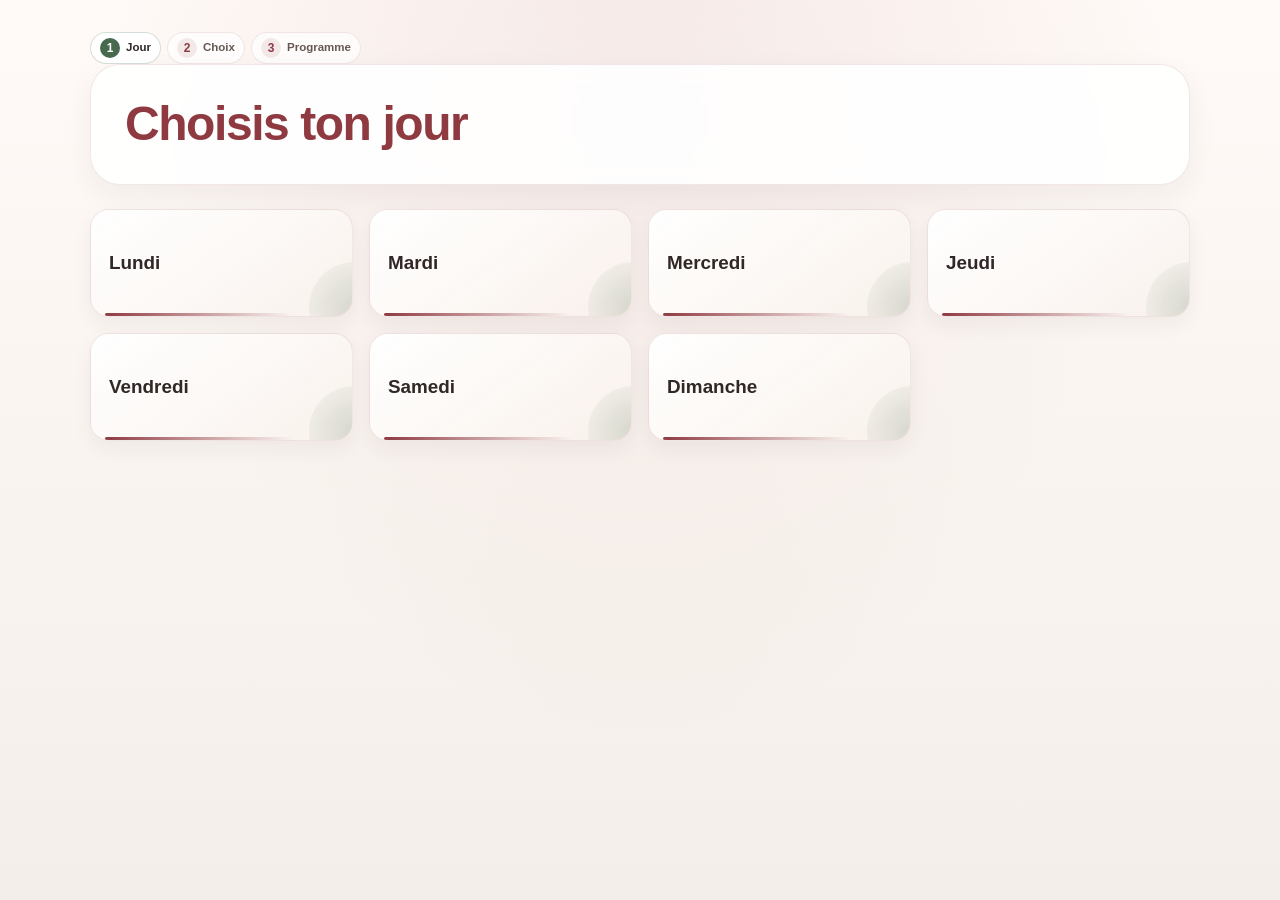
<file: index.html>
<!DOCTYPE html>
<html lang="fr">
<head>
  <meta charset="UTF-8" />
  <meta name="viewport" content="width=device-width, initial-scale=1.0" />
  <title>Programme hebdo</title>

  <link href="style.css" rel="stylesheet" type="text/css" />
  <link rel="manifest" href="manifest.json"/>
  <link rel="icon" href="icons/icon-192.png"/>

</head>
<body>
  <main class="page">
    <div class="progress-track" aria-label="Progression">
      <span class="progress-step active"><strong>1</strong> Jour</span>
      <span class="progress-step"><strong>2</strong> Choix</span>
      <span class="progress-step"><strong>3</strong> Programme</span>
    </div>

    <section class="hero">
      <h1>Choisis ton jour</h1>
    </section>

    <section class="jours-grid" aria-label="Navigation par jour">
      <a class="jour-card" href="jour_lundi.html"><h2>Lundi</h2></a>
      <a class="jour-card" href="jour_mardi.html"><h2>Mardi</h2></a>
      <a class="jour-card" href="jour_mercredi.html"><h2>Mercredi</h2></a>
      <a class="jour-card" href="jour_jeudi.html"><h2>Jeudi</h2></a>
      <a class="jour-card" href="jour_vendredi.html"><h2>Vendredi</h2></a>
      <a class="jour-card" href="jour_samedi.html"><h2>Samedi</h2></a>
      <a class="jour-card" href="jour_dimanche.html"><h2>Dimanche</h2></a>
    </section>
  </main>
  <script>
    if ("serviceWorker" in navigator) {
      window.addEventListener("load", () => {
        navigator.serviceWorker.register("./service-worker.js").catch((error) => {
          console.error("Impossible d'enregistrer le service worker.", error);
        });
      });
    }
  </script>
</body>
</html>
</file>
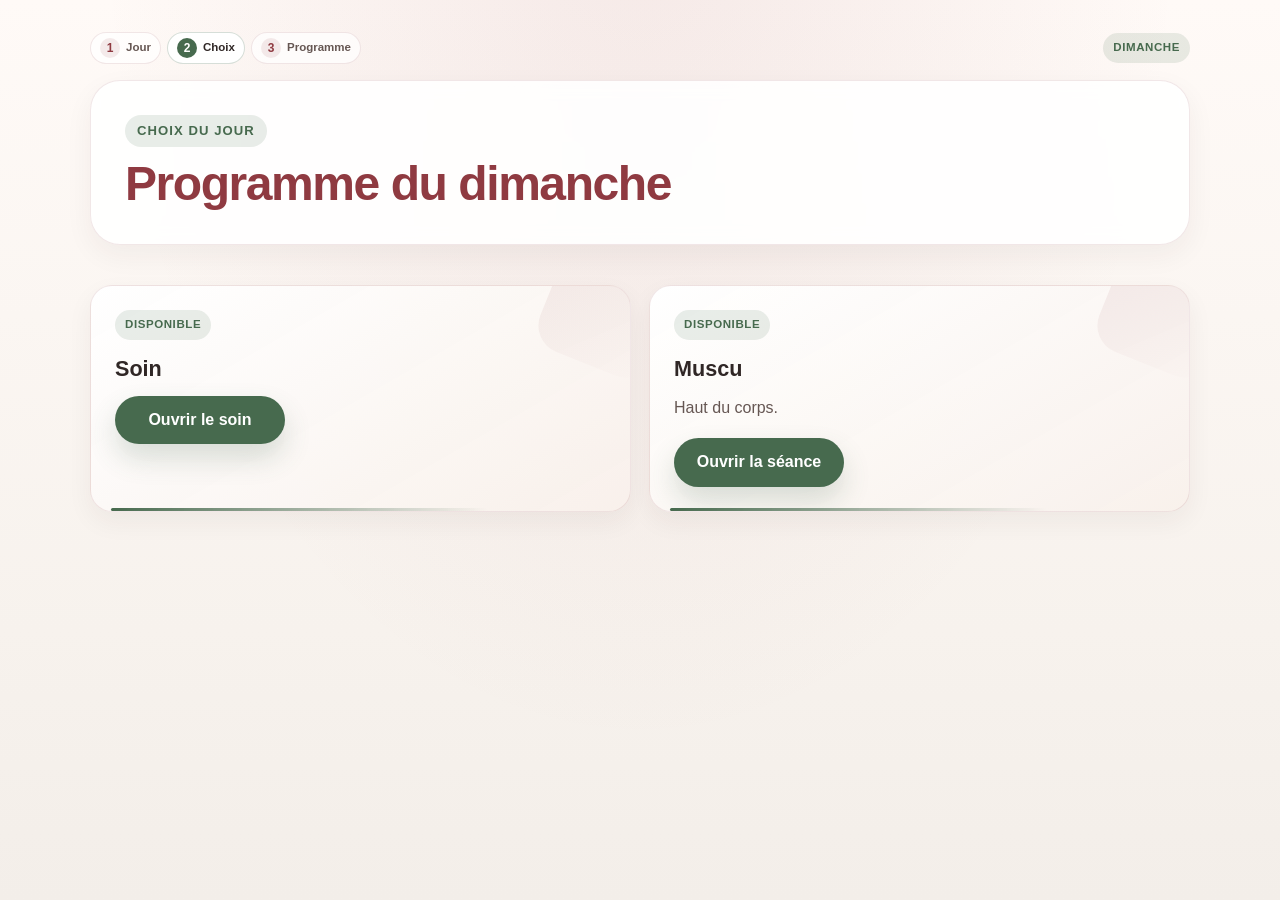
<file: jour_dimanche.html>
<!DOCTYPE html>
<html lang="fr">
<head>
  <meta charset="UTF-8" />
  <meta name="viewport" content="width=device-width, initial-scale=1.0" />
  <title>Dimanche</title>
  <link href="style.css" rel="stylesheet" type="text/css" />
</head>
<body>
  <main class="page routine-shell">
    <div class="topbar">
      <div class="progress-track" aria-label="Progression">
        <a href="index.html"><span class="progress-step"><strong>1</strong> Jour</span></a>
        <span class="progress-step active"><strong>2</strong> Choix</span>
        <span class="progress-step"><strong>3</strong> Programme</span>
      </div>
      <span class="day-chip">Dimanche</span>
    </div>

    <section class="hero">
      <span class="eyebrow">Choix du jour</span>
      <h1>Programme du dimanche</h1>
    </section>

    <section class="choice-grid">
      <article class="choice-card">
        <span class="choice-pill">Disponible</span>
        <h2>Soin</h2>
        <a class="choice-button primary" href="soin_dimanche.html">Ouvrir le soin</a>
      </article>

      <article class="choice-card">
        <span class="choice-pill">Disponible</span>
        <h2>Muscu</h2>
        <p>Haut du corps.</p>
        <a class="choice-button primary" href="muscu_dimanche.html">Ouvrir la s&eacute;ance</a>
      </article>
    </section>
  </main>
</body>
</html>
</file>
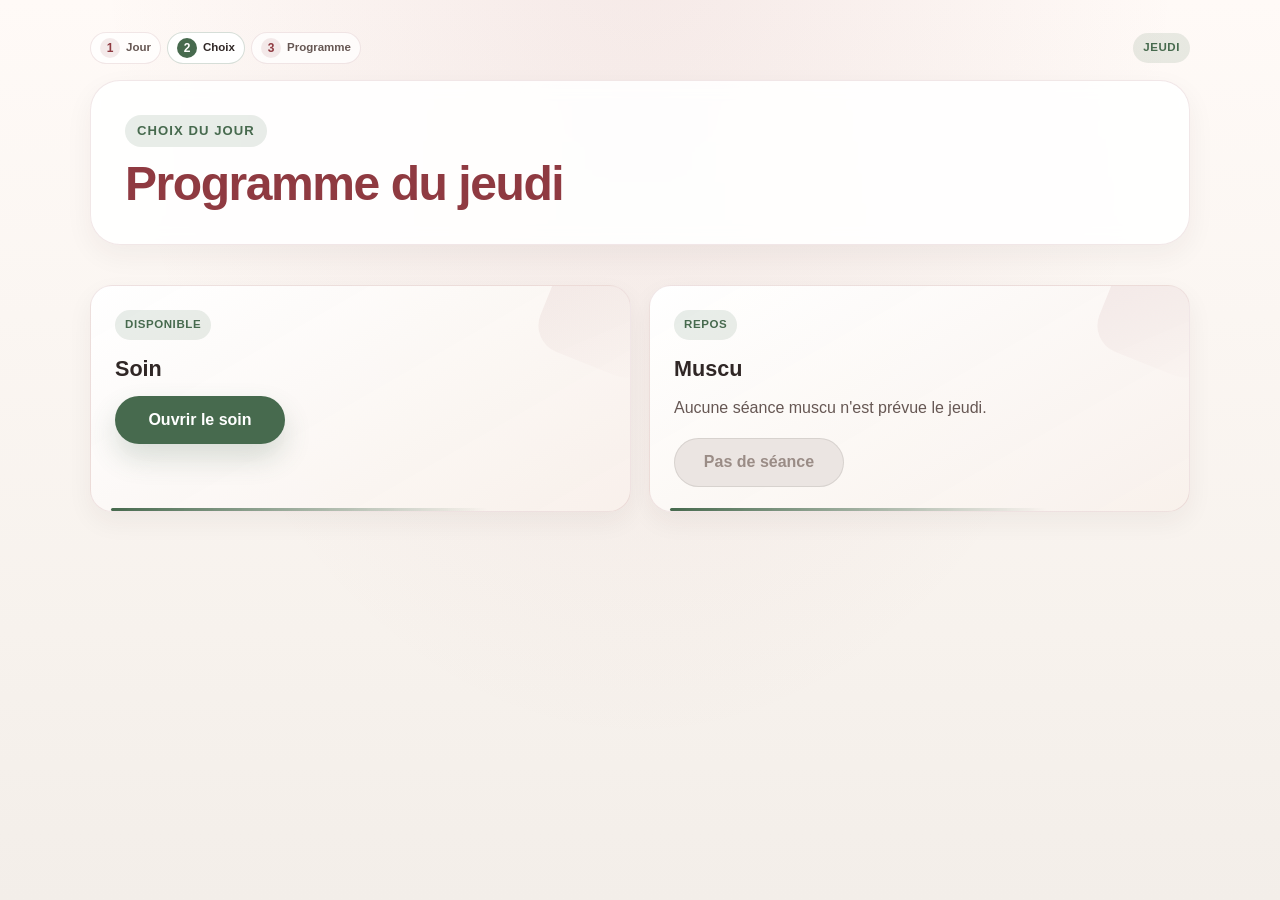
<file: jour_jeudi.html>
<!DOCTYPE html>
<html lang="fr">
<head>
  <meta charset="UTF-8" />
  <meta name="viewport" content="width=device-width, initial-scale=1.0" />
  <title>Jeudi</title>
  <link href="style.css" rel="stylesheet" type="text/css" />
</head>
<body>
  <main class="page routine-shell">
    <div class="topbar">
      <div class="progress-track" aria-label="Progression">
        <a href="index.html"><span class="progress-step"><strong>1</strong> Jour</span></a>
        <span class="progress-step active"><strong>2</strong> Choix</span>
        <span class="progress-step"><strong>3</strong> Programme</span>
      </div>
      <span class="day-chip">Jeudi</span>
    </div>

    <section class="hero">
      <span class="eyebrow">Choix du jour</span>
      <h1>Programme du jeudi</h1>
    </section>

    <section class="choice-grid">
      <article class="choice-card">
        <span class="choice-pill">Disponible</span>
        <h2>Soin</h2>
        <a class="choice-button primary" href="soin_jeudi.html">Ouvrir le soin</a>
      </article>

      <article class="choice-card">
        <span class="choice-pill">Repos</span>
        <h2>Muscu</h2>
        <p>Aucune s&eacute;ance muscu n&#39;est pr&eacute;vue le jeudi.</p>
        <span class="choice-button disabled" aria-disabled="true">Pas de s&eacute;ance</span>
      </article>
    </section>
  </main>
</body>
</html>
</file>
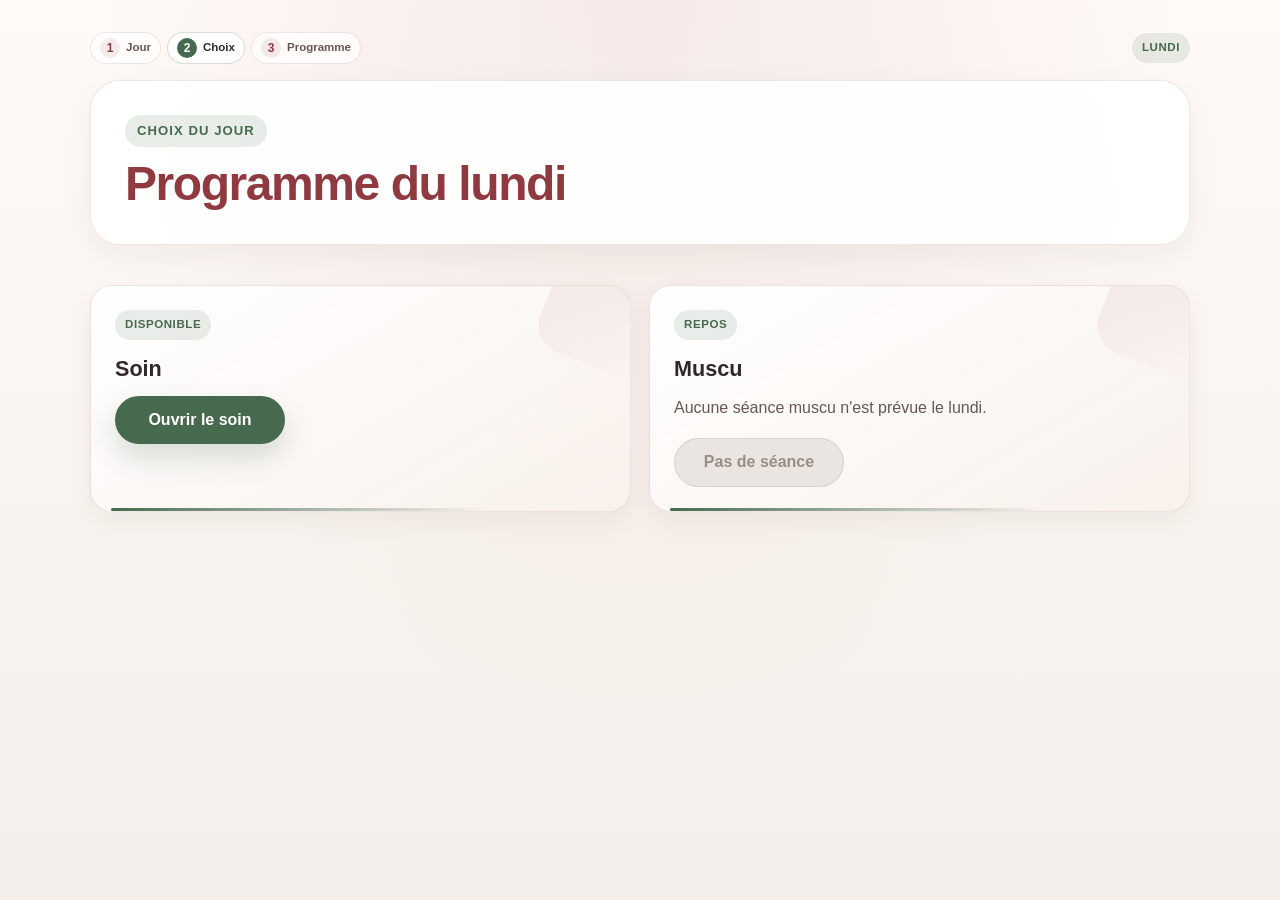
<file: jour_lundi.html>
<!DOCTYPE html>
<html lang="fr">
<head>
  <meta charset="UTF-8" />
  <meta name="viewport" content="width=device-width, initial-scale=1.0" />
  <title>Lundi</title>
  <link href="style.css" rel="stylesheet" type="text/css" />
</head>
<body>
  <main class="page routine-shell">
    <div class="topbar">
      <div class="progress-track" aria-label="Progression">
        <a href="index.html"><span class="progress-step"><strong>1</strong> Jour</span></a>
        <span class="progress-step active"><strong>2</strong> Choix</span>
        <span class="progress-step"><strong>3</strong> Programme</span>
      </div>
      <span class="day-chip">Lundi</span>
    </div>

    <section class="hero">
      <span class="eyebrow">Choix du jour</span>
      <h1>Programme du lundi</h1>
    </section>

    <section class="choice-grid">
      <article class="choice-card">
        <span class="choice-pill">Disponible</span>
        <h2>Soin</h2>
        <a class="choice-button primary" href="soin_lundi.html">Ouvrir le soin</a>
      </article>

      <article class="choice-card">
        <span class="choice-pill">Repos</span>
        <h2>Muscu</h2>
        <p>Aucune s&eacute;ance muscu n'est pr&eacute;vue le lundi.</p>
        <span class="choice-button disabled" aria-disabled="true">Pas de s&eacute;ance</span>
      </article>
    </section>
  </main>
</body>
</html>
</file>
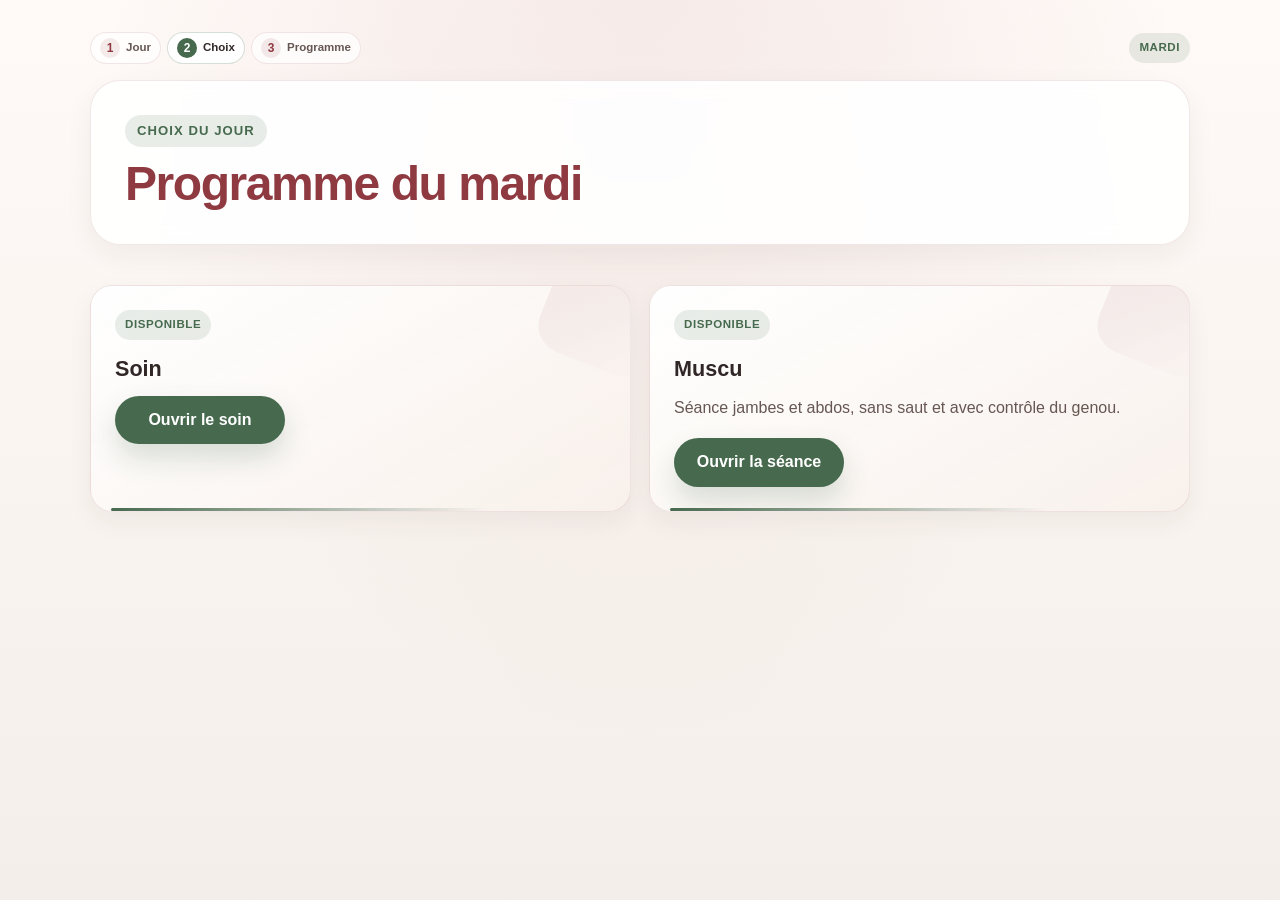
<file: jour_mardi.html>
<!DOCTYPE html>
<html lang="fr">
<head>
  <meta charset="UTF-8" />
  <meta name="viewport" content="width=device-width, initial-scale=1.0" />
  <title>Mardi</title>
  <link href="style.css" rel="stylesheet" type="text/css" />
</head>
<body>
  <main class="page routine-shell">
    <div class="topbar">
      <div class="progress-track" aria-label="Progression">
        <a href="index.html"><span class="progress-step"><strong>1</strong> Jour</span></a>
        <span class="progress-step active"><strong>2</strong> Choix</span>
        <span class="progress-step"><strong>3</strong> Programme</span>
      </div>
      <span class="day-chip">Mardi</span>
    </div>

    <section class="hero">
      <span class="eyebrow">Choix du jour</span>
      <h1>Programme du mardi</h1>
    </section>

    <section class="choice-grid">
      <article class="choice-card">
        <span class="choice-pill">Disponible</span>
        <h2>Soin</h2>
        <a class="choice-button primary" href="soin_mardi.html">Ouvrir le soin</a>
      </article>

      <article class="choice-card">
        <span class="choice-pill">Disponible</span>
        <h2>Muscu</h2>
        <p>S&eacute;ance jambes et abdos, sans saut et avec contr&ocirc;le du genou.</p>
        <a class="choice-button primary" href="muscu_mardi.html">Ouvrir la s&eacute;ance</a>
      </article>
    </section>
  </main>
</body>
</html>
</file>
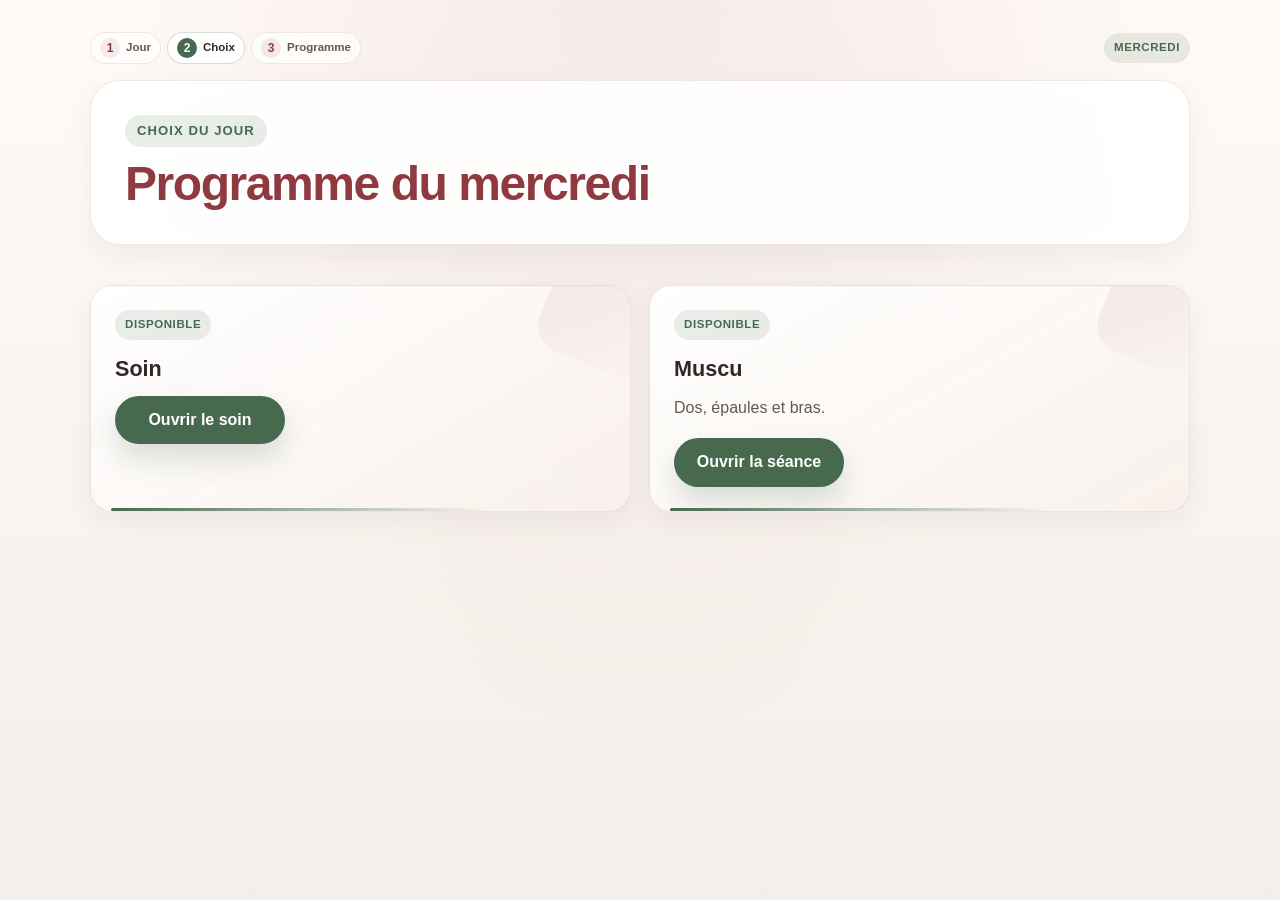
<file: jour_mercredi.html>
<!DOCTYPE html>
<html lang="fr">
<head>
  <meta charset="UTF-8" />
  <meta name="viewport" content="width=device-width, initial-scale=1.0" />
  <title>Mercredi</title>
  <link href="style.css" rel="stylesheet" type="text/css" />
</head>
<body>
  <main class="page routine-shell">
    <div class="topbar">
      <div class="progress-track" aria-label="Progression">
        <a href="index.html"><span class="progress-step"><strong>1</strong> Jour</span></a>
        <span class="progress-step active"><strong>2</strong> Choix</span>
        <span class="progress-step"><strong>3</strong> Programme</span>
      </div>
      <span class="day-chip">Mercredi</span>
    </div>

    <section class="hero">
      <span class="eyebrow">Choix du jour</span>
      <h1>Programme du mercredi</h1>
    </section>

    <section class="choice-grid">
      <article class="choice-card">
        <span class="choice-pill">Disponible</span>
        <h2>Soin</h2>
        <a class="choice-button primary" href="soin_mercredi.html">Ouvrir le soin</a>
      </article>

      <article class="choice-card">
        <span class="choice-pill">Disponible</span>
        <h2>Muscu</h2>
        <p>Dos, &eacute;paules et bras.</p>
        <a class="choice-button primary" href="muscu_mercredi.html">Ouvrir la s&eacute;ance</a>
      </article>
    </section>
  </main>
</body>
</html>
</file>
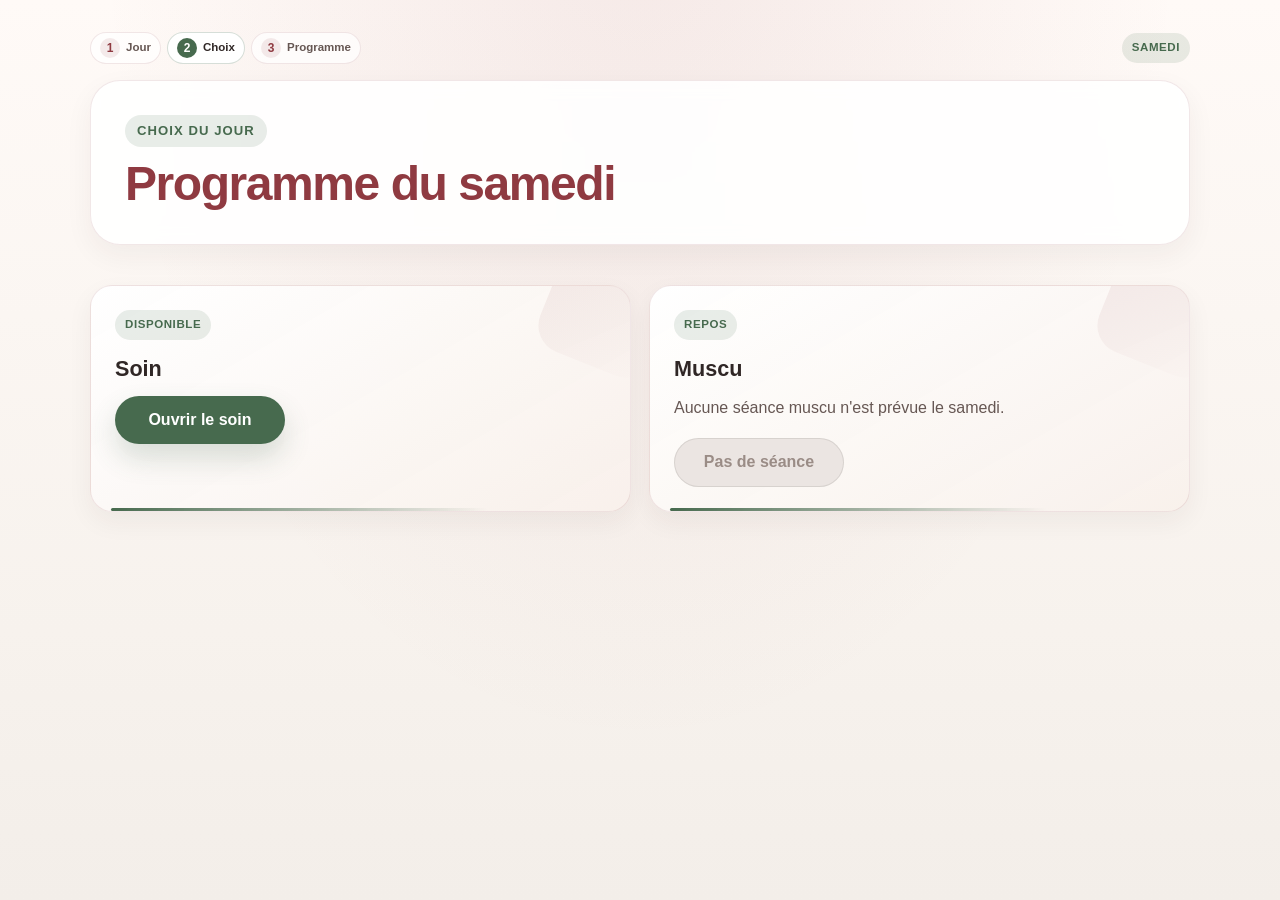
<file: jour_samedi.html>
<!DOCTYPE html>
<html lang="fr">
<head>
  <meta charset="UTF-8" />
  <meta name="viewport" content="width=device-width, initial-scale=1.0" />
  <title>Samedi</title>
  <link href="style.css" rel="stylesheet" type="text/css" />
</head>
<body>
  <main class="page routine-shell">
    <div class="topbar">
      <div class="progress-track" aria-label="Progression">
        <a href="index.html"><span class="progress-step"><strong>1</strong> Jour</span></a>
        <span class="progress-step active"><strong>2</strong> Choix</span>
        <span class="progress-step"><strong>3</strong> Programme</span>
      </div>
      <span class="day-chip">Samedi</span>
    </div>

    <section class="hero">
      <span class="eyebrow">Choix du jour</span>
      <h1>Programme du samedi</h1>
    </section>

    <section class="choice-grid">
      <article class="choice-card">
        <span class="choice-pill">Disponible</span>
        <h2>Soin</h2>
        <a class="choice-button primary" href="soin_samedi.html">Ouvrir le soin</a>
      </article>

      
      <article class="choice-card">
        <span class="choice-pill">Repos</span>
        <h2>Muscu</h2>
        <p>Aucune s&eacute;ance muscu n&#39;est pr&eacute;vue le samedi.</p>
        <span class="choice-button disabled" aria-disabled="true">Pas de s&eacute;ance</span>
      </article>
    </section>
  </main>
</body>
</html>
</file>
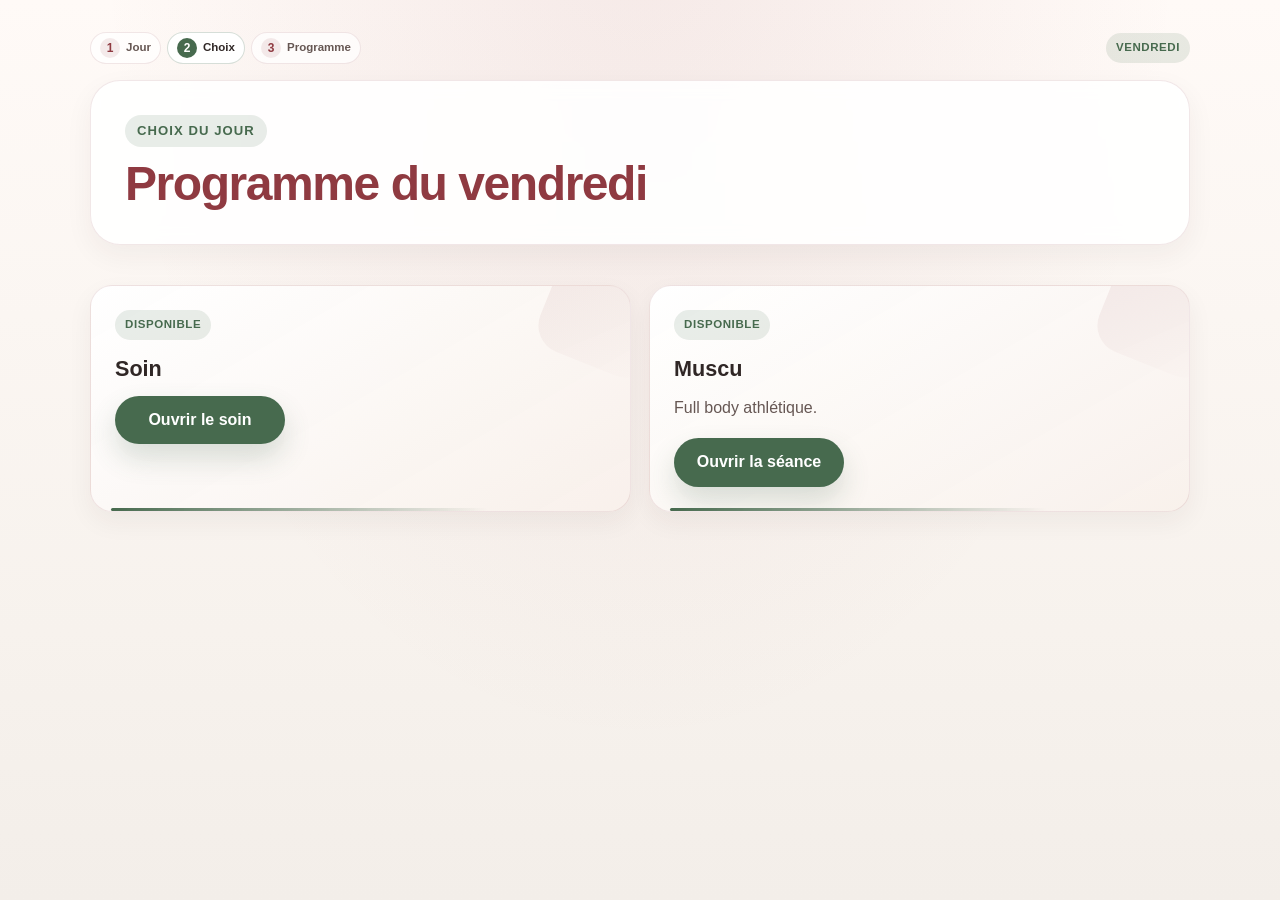
<file: jour_vendredi.html>
<!DOCTYPE html>
<html lang="fr">
<head>
  <meta charset="UTF-8" />
  <meta name="viewport" content="width=device-width, initial-scale=1.0" />
  <title>Vendredi</title>
  <link href="style.css" rel="stylesheet" type="text/css" />
</head>
<body>
  <main class="page routine-shell">
    <div class="topbar">
      <div class="progress-track" aria-label="Progression">
        <a href="index.html"><span class="progress-step"><strong>1</strong> Jour</span></a>
        <span class="progress-step active"><strong>2</strong> Choix</span>
        <span class="progress-step"><strong>3</strong> Programme</span>
      </div>
      <span class="day-chip">Vendredi</span>
    </div>

    <section class="hero">
      <span class="eyebrow">Choix du jour</span>
      <h1>Programme du vendredi</h1>
    </section>

    <section class="choice-grid">
      <article class="choice-card">
        <span class="choice-pill">Disponible</span>
        <h2>Soin</h2>
        <a class="choice-button primary" href="soin_vendredi.html">Ouvrir le soin</a>
      </article>

      
      <article class="choice-card">
        <span class="choice-pill">Disponible</span>
        <h2>Muscu</h2>
        <p>Full body athl&eacute;tique.</p>
        <a class="choice-button primary" href="muscu_vendredi.html">Ouvrir la s&eacute;ance</a>
      </article>
    </section>
  </main>
</body>
</html>
</file>
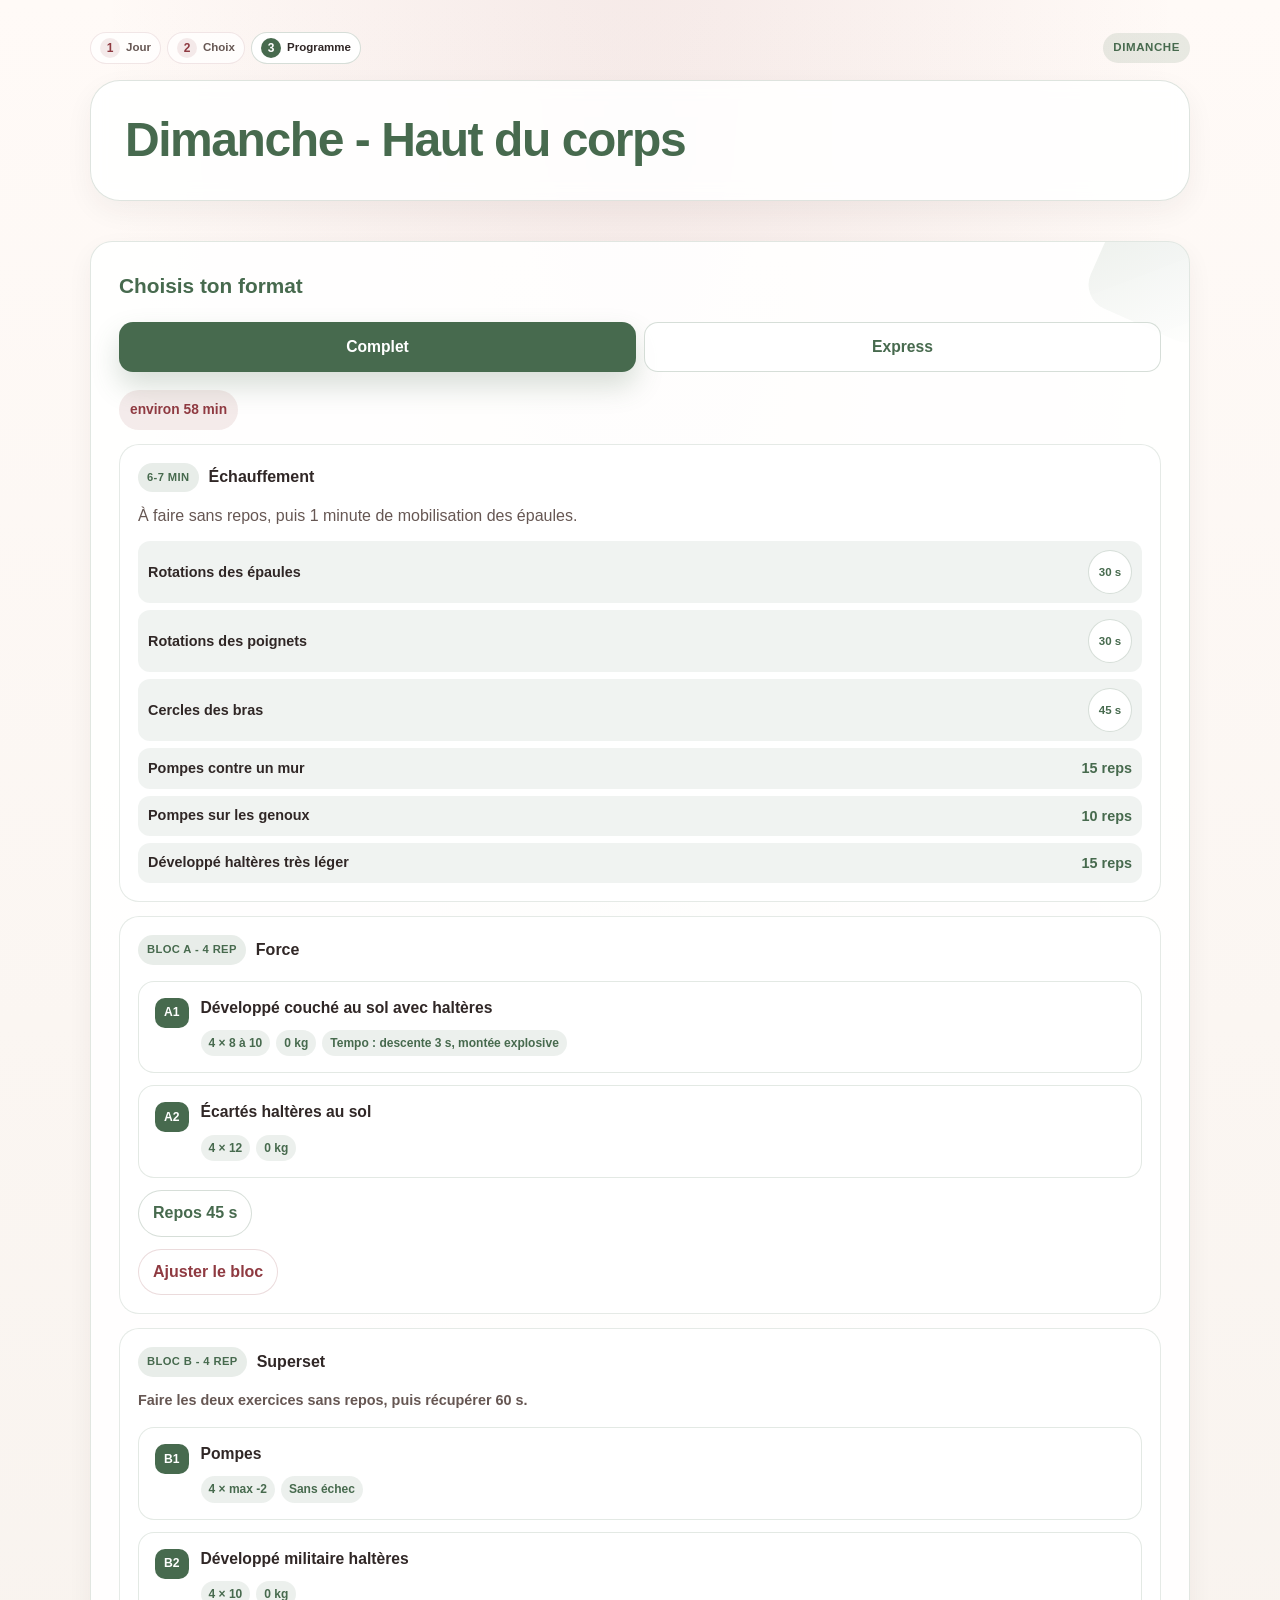
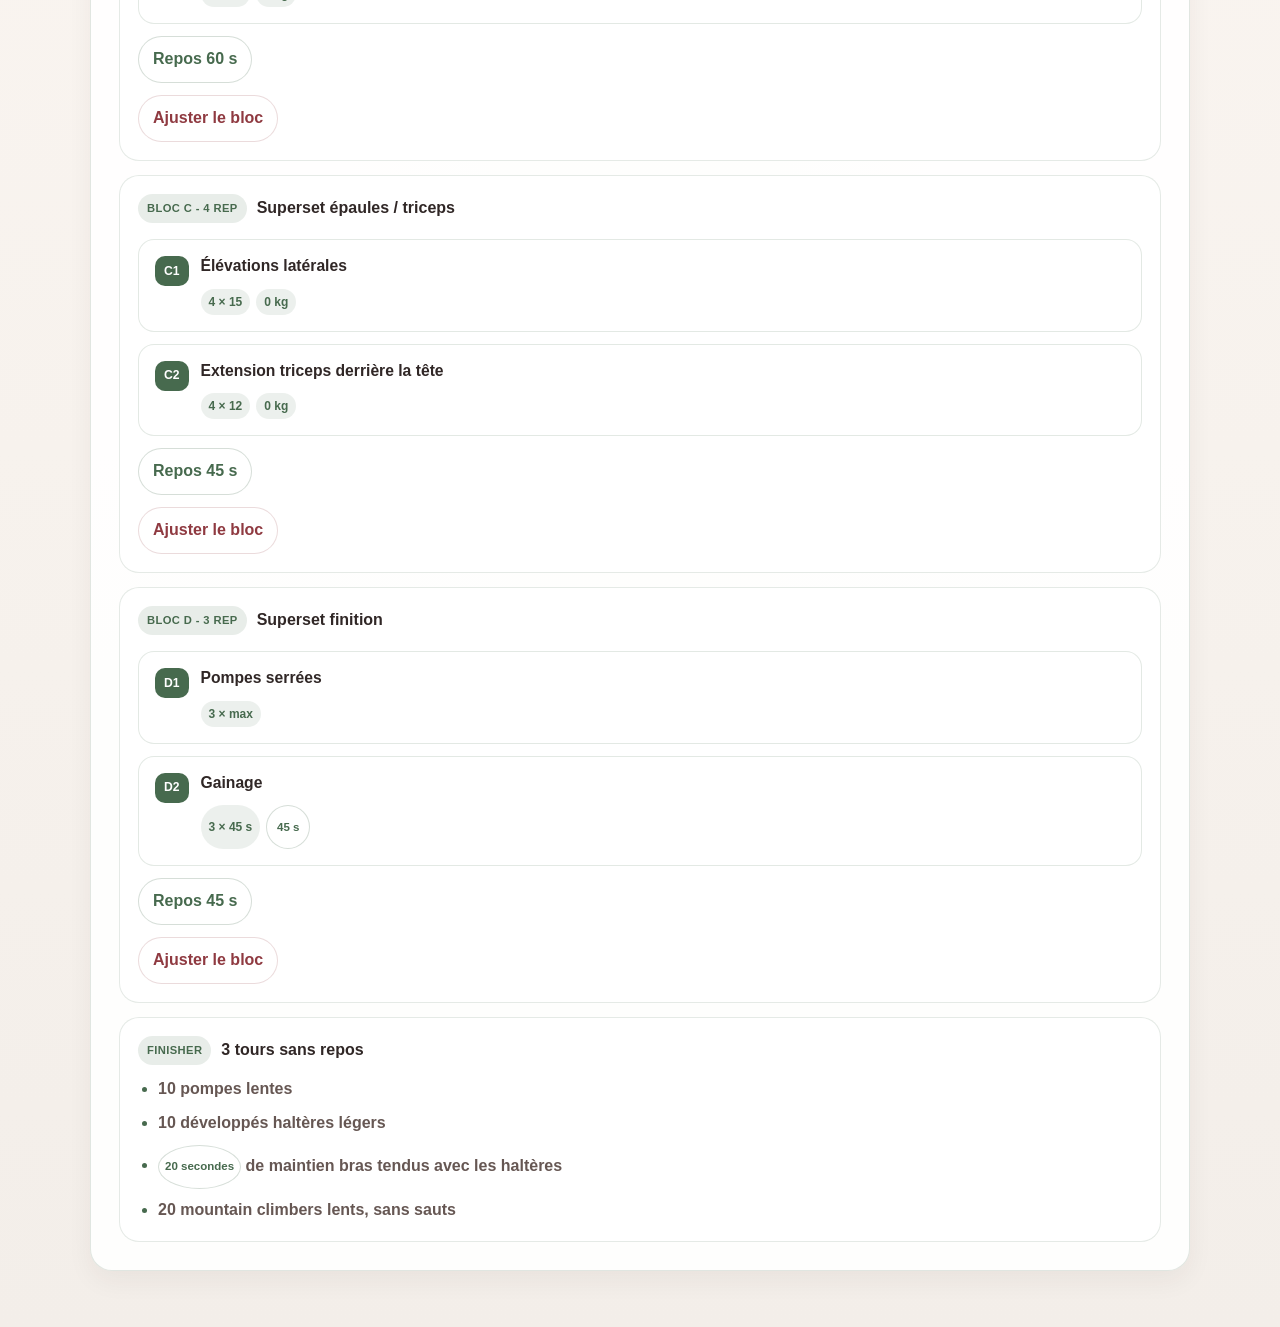
<file: muscu_dimanche.html>
<!DOCTYPE html>
<html lang="fr">
<head>
  <meta charset="UTF-8" />
  <meta name="viewport" content="width=device-width, initial-scale=1.0" />
  <title>Muscu Dimanche</title>
  <link href="style.css" rel="stylesheet" type="text/css" />
</head>
<body data-page-key="muscu-dimanche" data-legacy-page-keys="muscu-lundi">
  <main class="page routine-shell muscu-shell">
    <div class="topbar">
      <div class="progress-track" aria-label="Progression">
        <a href="index.html"><span class="progress-step"><strong>1</strong> Jour</span></a>
        <a href="jour_dimanche.html"><span class="progress-step"><strong>2</strong> Choix</span></a>
        <span class="progress-step active"><strong>3</strong> Programme</span>
      </div>
      <span class="day-chip">Dimanche</span>
    </div>

    <section class="hero muscu-hero">
      <h1>Dimanche - Haut du corps</h1>
    </section>

    <section class="muscu-layout">
      <article class="muscu-panel program-shell">
        <h2>Choisis ton format</h2>

        <div class="program-tabs" role="tablist" aria-label="Formats du programme du dimanche">
          <button class="program-tab active" id="program-tab-60" type="button" role="tab" aria-selected="true" aria-controls="program-panel-60" data-program-tab="version-60">
            <strong>Complet</strong>
          </button>
          <button class="program-tab" id="program-tab-45" type="button" role="tab" aria-selected="false" aria-controls="program-panel-45" data-program-tab="version-45">
            <strong>Express</strong>
          </button>
        </div>

        <div class="program-panels">
          <section class="program-panel active" id="program-panel-60" role="tabpanel" aria-labelledby="program-tab-60" data-program-panel="version-60">
            <button class="routine-duration" type="button" data-duration-edit title="Cliquer pour modifier la dur&eacute;e" data-duration-default="environ 58 min">environ 58 min</button>

            <section class="warmup-card">
              <div class="program-block-head">
                <span>6-7 min</span>
                <h3>&Eacute;chauffement</h3>
              </div>
              <p>&Agrave; faire sans repos, puis 1 minute de mobilisation des &eacute;paules.</p>
              <div class="warmup-table">
                <div><span>Rotations des &eacute;paules</span><button class="work-timer" type="button" data-work-seconds="30" aria-label="Lancer un chrono de 30 s">30 s</button></div>
                <div><span>Rotations des poignets</span><button class="work-timer" type="button" data-work-seconds="30" aria-label="Lancer un chrono de 30 s">30 s</button></div>
                <div><span>Cercles des bras</span><button class="work-timer" type="button" data-work-seconds="45" aria-label="Lancer un chrono de 45 s">45 s</button></div>
                <div><span>Pompes contre un mur</span><strong>15 reps</strong></div>
                <div><span>Pompes sur les genoux</span><strong>10 reps</strong></div>
                <div><span>D&eacute;velopp&eacute; halt&egrave;res tr&egrave;s l&eacute;ger</span><strong>15 reps</strong></div>
              </div>
            </section>

            <section data-block-id="muscu-lundi-version-60-block-1" class="program-block">
              <div class="program-block-head">
                <span>Bloc A - 4 rep</span>
                <h3>Force</h3>
              </div>
              <div class="workout-list">
                <div class="workout-card">
                  <span class="workout-index">A1</span>
                  <div class="exercise-main">
                    <div class="exercise-title">
                      <h3>D&eacute;velopp&eacute; couch&eacute; au sol avec halt&egrave;res</h3>
                      <div class="exercise-meta">
                        <span class="meta-pill" data-reps-output>4 &times; 8 &agrave; 10</span>
                        <span class="meta-pill" data-load-output>0 kg</span>
                        
                        <span class="meta-pill">Tempo : descente 3 s, mont&eacute;e explosive</span>
                      </div>
                    </div>
                    
                    <div class="load-editor" data-load-form data-exercise-id="lundi-60-developpe-sol" data-adjust-panel hidden><div class="load-row">
                        <label>Format de travail (s&eacute;ries / r&eacute;p&eacute;titions)
                          <input type="text" value="4 &times; 8 &agrave; 10" data-reps-input />
                        </label>
                        <label>Charge (kg)
                          <input type="number" min="0" step="0.5" value="0" data-load-input />
                        </label>
                        <button class="mini-button primary" type="button" data-load-save>Enregistrer</button>
                        <div class="save-feedback" data-save-feedback hidden>Enregistr&eacute;</div>
                      </div>
                    </div>
                  </div>
                </div>

                <div class="workout-card">
                  <span class="workout-index">A2</span>
                  <div class="exercise-main">
                    <div class="exercise-title">
                      <h3>&Eacute;cart&eacute;s halt&egrave;res au sol</h3>
                      <div class="exercise-meta">
                        <span class="meta-pill" data-reps-output>4 &times; 12</span>
                        <span class="meta-pill" data-load-output>0 kg</span>
                        
                      </div>
                    </div>
                    
                    <div class="load-editor" data-load-form data-exercise-id="lundi-60-ecartes-sol" data-adjust-panel hidden><div class="load-row">
                        <label>Format de travail (s&eacute;ries / r&eacute;p&eacute;titions)
                          <input type="text" value="4 &times; 12" data-reps-input />
                        </label>
                        <label>Charge (kg)
                          <input type="number" min="0" step="0.5" value="0" data-load-input />
                        </label>
                        <button class="mini-button primary" type="button" data-load-save>Enregistrer</button>
                        <div class="save-feedback" data-save-feedback hidden>Enregistr&eacute;</div>
                      </div>
                    </div>
                  </div>
                </div>
              </div>
            
              <button class="subblock-rest block-rest" type="button" data-rest-seconds="45" data-block-rest-id="dimanche-version-60-block-1" aria-label="Lancer un repos de 45 secondes">Repos 45 s</button>
              <div class="block-controls">
                <label class="block-rest-setting" data-block-rest-setting hidden>Repos (secondes)<input type="number" min="0" max="600" step="5" value="45" data-block-rest-input /></label>
                
                <button class="mini-button secondary" type="button" data-block-adjust-toggle aria-expanded="false">Ajuster le bloc</button>
                
              </div>
            </section>

            <section data-block-id="muscu-lundi-version-60-block-2" class="program-block">
              <div class="program-block-head">
                <span>Bloc B - 4 rep</span>
                <h3>Superset</h3>
              </div>
              <p class="block-note">Faire les deux exercices sans repos, puis r&eacute;cup&eacute;rer 60 s.</p>
              <div class="workout-list">
                <div class="workout-card">
                  <span class="workout-index">B1</span>
                  <div class="exercise-main">
                    <div class="exercise-title">
                      <h3>Pompes</h3>
                      <div class="exercise-meta">
                        <span class="meta-pill" data-reps-output>4 &times; max -2</span>
                        <span class="meta-pill">Sans &eacute;chec</span>
                      </div>
                    </div>
                    
                    <div class="load-editor" data-load-form data-exercise-id="lundi-60-pompes" data-adjust-panel hidden>
                      
                      <div class="load-row">
                        <label>Format de travail (s&eacute;ries / r&eacute;p&eacute;titions)
                          <input type="text" value="4 &times; max -2" data-reps-input />
                        </label>
                        <button class="mini-button primary" type="button" data-load-save>Enregistrer</button>
                        <div class="save-feedback" data-save-feedback hidden>Enregistr&eacute;</div>
                      </div>
                    </div>
                  </div>
                </div>

                <div class="workout-card">
                  <span class="workout-index">B2</span>
                  <div class="exercise-main">
                    <div class="exercise-title">
                      <h3>D&eacute;velopp&eacute; militaire halt&egrave;res</h3>
                      <div class="exercise-meta">
                        <span class="meta-pill" data-reps-output>4 &times; 10</span>
                        <span class="meta-pill" data-load-output>0 kg</span>
                        
                      </div>
                    </div>
                    
                    <div class="load-editor" data-load-form data-exercise-id="lundi-60-developpe-militaire" data-adjust-panel hidden><div class="load-row">
                        <label>Format de travail (s&eacute;ries / r&eacute;p&eacute;titions)
                          <input type="text" value="4 &times; 10" data-reps-input />
                        </label>
                        <label>Charge (kg)
                          <input type="number" min="0" step="0.5" value="0" data-load-input />
                        </label>
                        <button class="mini-button primary" type="button" data-load-save>Enregistrer</button>
                        <div class="save-feedback" data-save-feedback hidden>Enregistr&eacute;</div>
                      </div>
                    </div>
                  </div>
                </div>
              </div>
            
              <button class="subblock-rest block-rest" type="button" data-rest-seconds="60" data-block-rest-id="dimanche-version-60-block-2" aria-label="Lancer un repos de 60 secondes">Repos 60 s</button>
              <div class="block-controls">
                <label class="block-rest-setting" data-block-rest-setting hidden>Repos (secondes)<input type="number" min="0" max="600" step="5" value="60" data-block-rest-input /></label><button class="mini-button secondary" type="button" data-block-adjust-toggle aria-expanded="false">Ajuster le bloc</button></div>
            </section>

            <section data-block-id="muscu-lundi-version-60-block-3" class="program-block">
              <div class="program-block-head">
                <span>Bloc C - 4 rep</span>
                <h3>Superset &eacute;paules / triceps</h3>
              </div>
              <div class="workout-list">
                <div class="workout-card">
                  <span class="workout-index">C1</span>
                  <div class="exercise-main">
                    <div class="exercise-title">
                      <h3>&Eacute;l&eacute;vations lat&eacute;rales</h3>
                      <div class="exercise-meta">
                        <span class="meta-pill" data-reps-output>4 &times; 15</span>
                        <span class="meta-pill" data-load-output>0 kg</span>
                      </div>
                    </div>
                    
                    <div class="load-editor" data-load-form data-exercise-id="lundi-60-elevations-laterales" data-adjust-panel hidden>
                      
                      <div class="load-row">
                        <label>Format de travail (s&eacute;ries / r&eacute;p&eacute;titions)
                          <input type="text" value="4 &times; 15" data-reps-input />
                        </label>
                        <label>Charge (kg)
                          <input type="number" min="0" step="0.5" value="0" data-load-input />
                        </label>
                        <button class="mini-button primary" type="button" data-load-save>Enregistrer</button>
                        <div class="save-feedback" data-save-feedback hidden>Enregistr&eacute;</div>
                      </div>
                    </div>
                  </div>
                </div>

                <div class="workout-card">
                  <span class="workout-index">C2</span>
                  <div class="exercise-main">
                    <div class="exercise-title">
                      <h3>Extension triceps derri&egrave;re la t&ecirc;te</h3>
                      <div class="exercise-meta">
                        <span class="meta-pill" data-reps-output>4 &times; 12</span>
                        <span class="meta-pill" data-load-output>0 kg</span>
                        
                      </div>
                    </div>
                    
                    <div class="load-editor" data-load-form data-exercise-id="lundi-60-extension-triceps" data-adjust-panel hidden><div class="load-row">
                        <label>Format de travail (s&eacute;ries / r&eacute;p&eacute;titions)
                          <input type="text" value="4 &times; 12" data-reps-input />
                        </label>
                        <label>Charge (kg)
                          <input type="number" min="0" step="0.5" value="0" data-load-input />
                        </label>
                        <button class="mini-button primary" type="button" data-load-save>Enregistrer</button>
                        <div class="save-feedback" data-save-feedback hidden>Enregistr&eacute;</div>
                      </div>
                    </div>
                  </div>
                </div>
              </div>
            
              <button class="subblock-rest block-rest" type="button" data-rest-seconds="45" data-block-rest-id="dimanche-version-60-block-3" aria-label="Lancer un repos de 45 secondes">Repos 45 s</button>
              <div class="block-controls">
                <label class="block-rest-setting" data-block-rest-setting hidden>Repos (secondes)<input type="number" min="0" max="600" step="5" value="45" data-block-rest-input /></label><button class="mini-button secondary" type="button" data-block-adjust-toggle aria-expanded="false">Ajuster le bloc</button></div>
            </section>

            <section data-block-id="muscu-lundi-version-60-block-4" class="program-block">
              <div class="program-block-head">
                <span>Bloc D - 3 rep</span>
                <h3>Superset finition</h3>
              </div>
              <div class="workout-list">
                <div class="workout-card">
                  <span class="workout-index">D1</span>
                  <div class="exercise-main">
                    <div class="exercise-title">
                      <h3>Pompes serr&eacute;es</h3>
                      <div class="exercise-meta">
                        <span class="meta-pill" data-reps-output>3 &times; max</span>
                      </div>
                    </div>
                    
                    <div class="load-editor" data-load-form data-exercise-id="lundi-60-pompes-serrees" data-adjust-panel hidden>
                      
                      <div class="load-row">
                        <label>Format de travail (s&eacute;ries / r&eacute;p&eacute;titions)
                          <input type="text" value="3 &times; max" data-reps-input />
                        </label>
                        <button class="mini-button primary" type="button" data-load-save>Enregistrer</button>
                        <div class="save-feedback" data-save-feedback hidden>Enregistr&eacute;</div>
                      </div>
                    </div>
                  </div>
                </div>

                <div class="workout-card">
                  <span class="workout-index">D2</span>
                  <div class="exercise-main">
                    <div class="exercise-title">
                      <h3>Gainage</h3>
                      <div class="exercise-meta">
                        <span class="meta-pill" data-reps-output>3 &times; 45 s</span><button class="work-timer" type="button" data-work-seconds="45" aria-label="Lancer un chrono de 45 secondes">45 s</button>
                        
                      </div>
                    </div>
                    
                    <div class="load-editor" data-load-form data-exercise-id="lundi-60-gainage" data-adjust-panel hidden><div class="load-row">
                        <label>Format de travail (s&eacute;ries / r&eacute;p&eacute;titions)
                          <input type="text" value="3 &times; 45 s" data-reps-input />
                        </label>
                        <button class="mini-button primary" type="button" data-load-save>Enregistrer</button>
                        <div class="save-feedback" data-save-feedback hidden>Enregistr&eacute;</div>
                      </div>
                    </div>
                  </div>
                </div>
              </div>
            
              <button class="subblock-rest block-rest" type="button" data-rest-seconds="45" data-block-rest-id="dimanche-version-60-block-4" aria-label="Lancer un repos de 45 secondes">Repos 45 s</button>
              <div class="block-controls">
                <label class="block-rest-setting" data-block-rest-setting hidden>Repos (secondes)<input type="number" min="0" max="600" step="5" value="45" data-block-rest-input /></label><button class="mini-button secondary" type="button" data-block-adjust-toggle aria-expanded="false">Ajuster le bloc</button></div>
            </section>

            <section class="finisher-card">
              <div class="program-block-head">
                <span>Finisher</span>
                <h3>3 tours sans repos</h3>
              </div>
              <ul class="guidance-list">
                <li>10 pompes lentes</li>
                <li>10 d&eacute;velopp&eacute;s halt&egrave;res l&eacute;gers</li>
                <li><button class="work-timer" type="button" data-work-seconds="20" aria-label="Lancer un chrono de 20 secondes">20 secondes</button> de maintien bras tendus avec les halt&egrave;res</li>
                <li>20 mountain climbers lents, sans sauts</li>
              </ul>
            </section>
          </section>

          <section class="program-panel" id="program-panel-45" role="tabpanel" aria-labelledby="program-tab-45" data-program-panel="version-45" hidden>
            <button class="routine-duration" type="button" data-duration-edit title="Cliquer pour modifier la dur&eacute;e" data-duration-default="environ 45 min">environ 45 min</button>

            

            <section data-block-id="muscu-lundi-version-45-block-1" class="program-block">
              <div class="program-block-head">
                <span>Bloc A - 4 rep</span>
                <h3>Force</h3>
              </div>
              <div class="workout-list">
                <div class="workout-card">
                  <span class="workout-index">A1</span>
                  <div class="exercise-main">
                    <div class="exercise-title">
                      <h3>D&eacute;velopp&eacute; couch&eacute; au sol avec halt&egrave;res</h3>
                      <div class="exercise-meta">
                        <span class="meta-pill" data-reps-output>4 &times; 8 &agrave; 10</span>
                        <span class="meta-pill" data-load-output>0 kg</span>
                        
                        <span class="meta-pill">Tempo : descente 3 s, mont&eacute;e explosive</span>
                      </div>
                    </div>
                    
                    <div class="load-editor" data-load-form data-exercise-id="lundi-45-developpe-sol" data-adjust-panel hidden><div class="load-row">
                        <label>Format de travail (s&eacute;ries / r&eacute;p&eacute;titions)
                          <input type="text" value="4 &times; 8 &agrave; 10" data-reps-input />
                        </label>
                        <label>Charge (kg)
                          <input type="number" min="0" step="0.5" value="0" data-load-input />
                        </label>
                        <button class="mini-button primary" type="button" data-load-save>Enregistrer</button>
                        <div class="save-feedback" data-save-feedback hidden>Enregistr&eacute;</div>
                      </div>
                    </div>
                  </div>
                </div>

                <div class="workout-card">
                  <span class="workout-index">A2</span>
                  <div class="exercise-main">
                    <div class="exercise-title">
                      <h3>&Eacute;cart&eacute;s halt&egrave;res au sol</h3>
                      <div class="exercise-meta">
                        <span class="meta-pill" data-reps-output>3 &times; 12</span>
                        <span class="meta-pill" data-load-output>0 kg</span>
                        
                      </div>
                    </div>
                    
                    <div class="load-editor" data-load-form data-exercise-id="lundi-45-ecartes-sol" data-adjust-panel hidden><div class="load-row">
                        <label>Format de travail (s&eacute;ries / r&eacute;p&eacute;titions)
                          <input type="text" value="3 &times; 12" data-reps-input />
                        </label>
                        <label>Charge (kg)
                          <input type="number" min="0" step="0.5" value="0" data-load-input />
                        </label>
                        <button class="mini-button primary" type="button" data-load-save>Enregistrer</button>
                        <div class="save-feedback" data-save-feedback hidden>Enregistr&eacute;</div>
                      </div>
                    </div>
                  </div>
                </div>
              </div>
            
              <button class="subblock-rest block-rest" type="button" data-rest-seconds="45" data-block-rest-id="dimanche-version-45-block-1" aria-label="Lancer un repos de 45 secondes">Repos 45 s</button>
              <div class="block-controls">
                <label class="block-rest-setting" data-block-rest-setting hidden>Repos (secondes)<input type="number" min="0" max="600" step="5" value="45" data-block-rest-input /></label>
                
                <button class="mini-button secondary" type="button" data-block-adjust-toggle aria-expanded="false">Ajuster le bloc</button>
                
              </div>
            </section>

            <section data-block-id="muscu-lundi-version-45-block-2" class="program-block">
              <div class="program-block-head">
                <span>Bloc B - 4 rep</span>
                <h3>Superset</h3>
              </div>
              <p class="block-note">Faire les deux exercices sans repos, puis r&eacute;cup&eacute;rer 60 s.</p>
              <div class="workout-list">
                <div class="workout-card">
                  <span class="workout-index">B1</span>
                  <div class="exercise-main">
                    <div class="exercise-title">
                      <h3>Pompes</h3>
                      <div class="exercise-meta">
                        <span class="meta-pill" data-reps-output>4 &times; max -2</span>
                        <span class="meta-pill">Sans &eacute;chec</span>
                      </div>
                    </div>
                    
                    <div class="load-editor" data-load-form data-exercise-id="lundi-45-pompes" data-adjust-panel hidden>
                      
                      <div class="load-row">
                        <label>Format de travail (s&eacute;ries / r&eacute;p&eacute;titions)
                          <input type="text" value="4 &times; max -2" data-reps-input />
                        </label>
                        <button class="mini-button primary" type="button" data-load-save>Enregistrer</button>
                        <div class="save-feedback" data-save-feedback hidden>Enregistr&eacute;</div>
                      </div>
                    </div>
                  </div>
                </div>

                <div class="workout-card">
                  <span class="workout-index">B2</span>
                  <div class="exercise-main">
                    <div class="exercise-title">
                      <h3>D&eacute;velopp&eacute; militaire halt&egrave;res</h3>
                      <div class="exercise-meta">
                        <span class="meta-pill" data-reps-output>4 &times; 10</span>
                        <span class="meta-pill" data-load-output>0 kg</span>
                        
                      </div>
                    </div>
                    
                    <div class="load-editor" data-load-form data-exercise-id="lundi-45-developpe-militaire" data-adjust-panel hidden><div class="load-row">
                        <label>Format de travail (s&eacute;ries / r&eacute;p&eacute;titions)
                          <input type="text" value="4 &times; 10" data-reps-input />
                        </label>
                        <label>Charge (kg)
                          <input type="number" min="0" step="0.5" value="0" data-load-input />
                        </label>
                        <button class="mini-button primary" type="button" data-load-save>Enregistrer</button>
                        <div class="save-feedback" data-save-feedback hidden>Enregistr&eacute;</div>
                      </div>
                    </div>
                  </div>
                </div>
              </div>
            
              <button class="subblock-rest block-rest" type="button" data-rest-seconds="60" data-block-rest-id="dimanche-version-45-block-2" aria-label="Lancer un repos de 60 secondes">Repos 60 s</button>
              <div class="block-controls">
                <label class="block-rest-setting" data-block-rest-setting hidden>Repos (secondes)<input type="number" min="0" max="600" step="5" value="60" data-block-rest-input /></label><button class="mini-button secondary" type="button" data-block-adjust-toggle aria-expanded="false">Ajuster le bloc</button></div>
            </section>

            <section data-block-id="muscu-lundi-version-45-block-3" class="program-block">
              <div class="program-block-head">
                <span>Bloc C - 3 rep</span>
                <h3>Superset &eacute;paules / triceps</h3>
              </div>
              <div class="workout-list">
                <div class="workout-card">
                  <span class="workout-index">C1</span>
                  <div class="exercise-main">
                    <div class="exercise-title">
                      <h3>&Eacute;l&eacute;vations lat&eacute;rales</h3>
                      <div class="exercise-meta">
                        <span class="meta-pill" data-reps-output>3 &times; 15</span>
                        <span class="meta-pill" data-load-output>0 kg</span>
                      </div>
                    </div>
                    
                    <div class="load-editor" data-load-form data-exercise-id="lundi-45-elevations-laterales" data-adjust-panel hidden>
                      
                      <div class="load-row">
                        <label>Format de travail (s&eacute;ries / r&eacute;p&eacute;titions)
                          <input type="text" value="3 &times; 15" data-reps-input />
                        </label>
                        <label>Charge (kg)
                          <input type="number" min="0" step="0.5" value="0" data-load-input />
                        </label>
                        <button class="mini-button primary" type="button" data-load-save>Enregistrer</button>
                        <div class="save-feedback" data-save-feedback hidden>Enregistr&eacute;</div>
                      </div>
                    </div>
                  </div>
                </div>

                <div class="workout-card">
                  <span class="workout-index">C2</span>
                  <div class="exercise-main">
                    <div class="exercise-title">
                      <h3>Extension triceps derri&egrave;re la t&ecirc;te</h3>
                      <div class="exercise-meta">
                        <span class="meta-pill" data-reps-output>4 &times; 12</span>
                        <span class="meta-pill" data-load-output>0 kg</span>
                        
                      </div>
                    </div>
                    
                    <div class="load-editor" data-load-form data-exercise-id="lundi-45-extension-triceps" data-adjust-panel hidden><div class="load-row">
                        <label>Format de travail (s&eacute;ries / r&eacute;p&eacute;titions)
                          <input type="text" value="4 &times; 12" data-reps-input />
                        </label>
                        <label>Charge (kg)
                          <input type="number" min="0" step="0.5" value="0" data-load-input />
                        </label>
                        <button class="mini-button primary" type="button" data-load-save>Enregistrer</button>
                        <div class="save-feedback" data-save-feedback hidden>Enregistr&eacute;</div>
                      </div>
                    </div>
                  </div>
                </div>
              </div>
            
              <button class="subblock-rest block-rest" type="button" data-rest-seconds="45" data-block-rest-id="dimanche-version-45-block-3" aria-label="Lancer un repos de 45 secondes">Repos 45 s</button>
              <div class="block-controls">
                <label class="block-rest-setting" data-block-rest-setting hidden>Repos (secondes)<input type="number" min="0" max="600" step="5" value="45" data-block-rest-input /></label><button class="mini-button secondary" type="button" data-block-adjust-toggle aria-expanded="false">Ajuster le bloc</button></div>
            </section>

            <section class="finisher-card">
              <div class="program-block-head">
                <span>Finisher</span>
                <h3>2 tours sans repos</h3>
              </div>
              <ul class="guidance-list">
                <li>10 pompes lentes</li>
                <li>10 d&eacute;velopp&eacute;s halt&egrave;res l&eacute;gers</li>
                <li><button class="work-timer" type="button" data-work-seconds="20" aria-label="Lancer un chrono de 20 secondes">20 secondes</button> de maintien bras tendus avec les halt&egrave;res</li>
                <li>20 mountain climbers lents, sans sauts</li>
              </ul>
            </section>
          </section>

          
        </div>

        
      </article>

      
    </section>
  </main>
  <script src="muscu.js"></script>
</body>
</html>
</file>
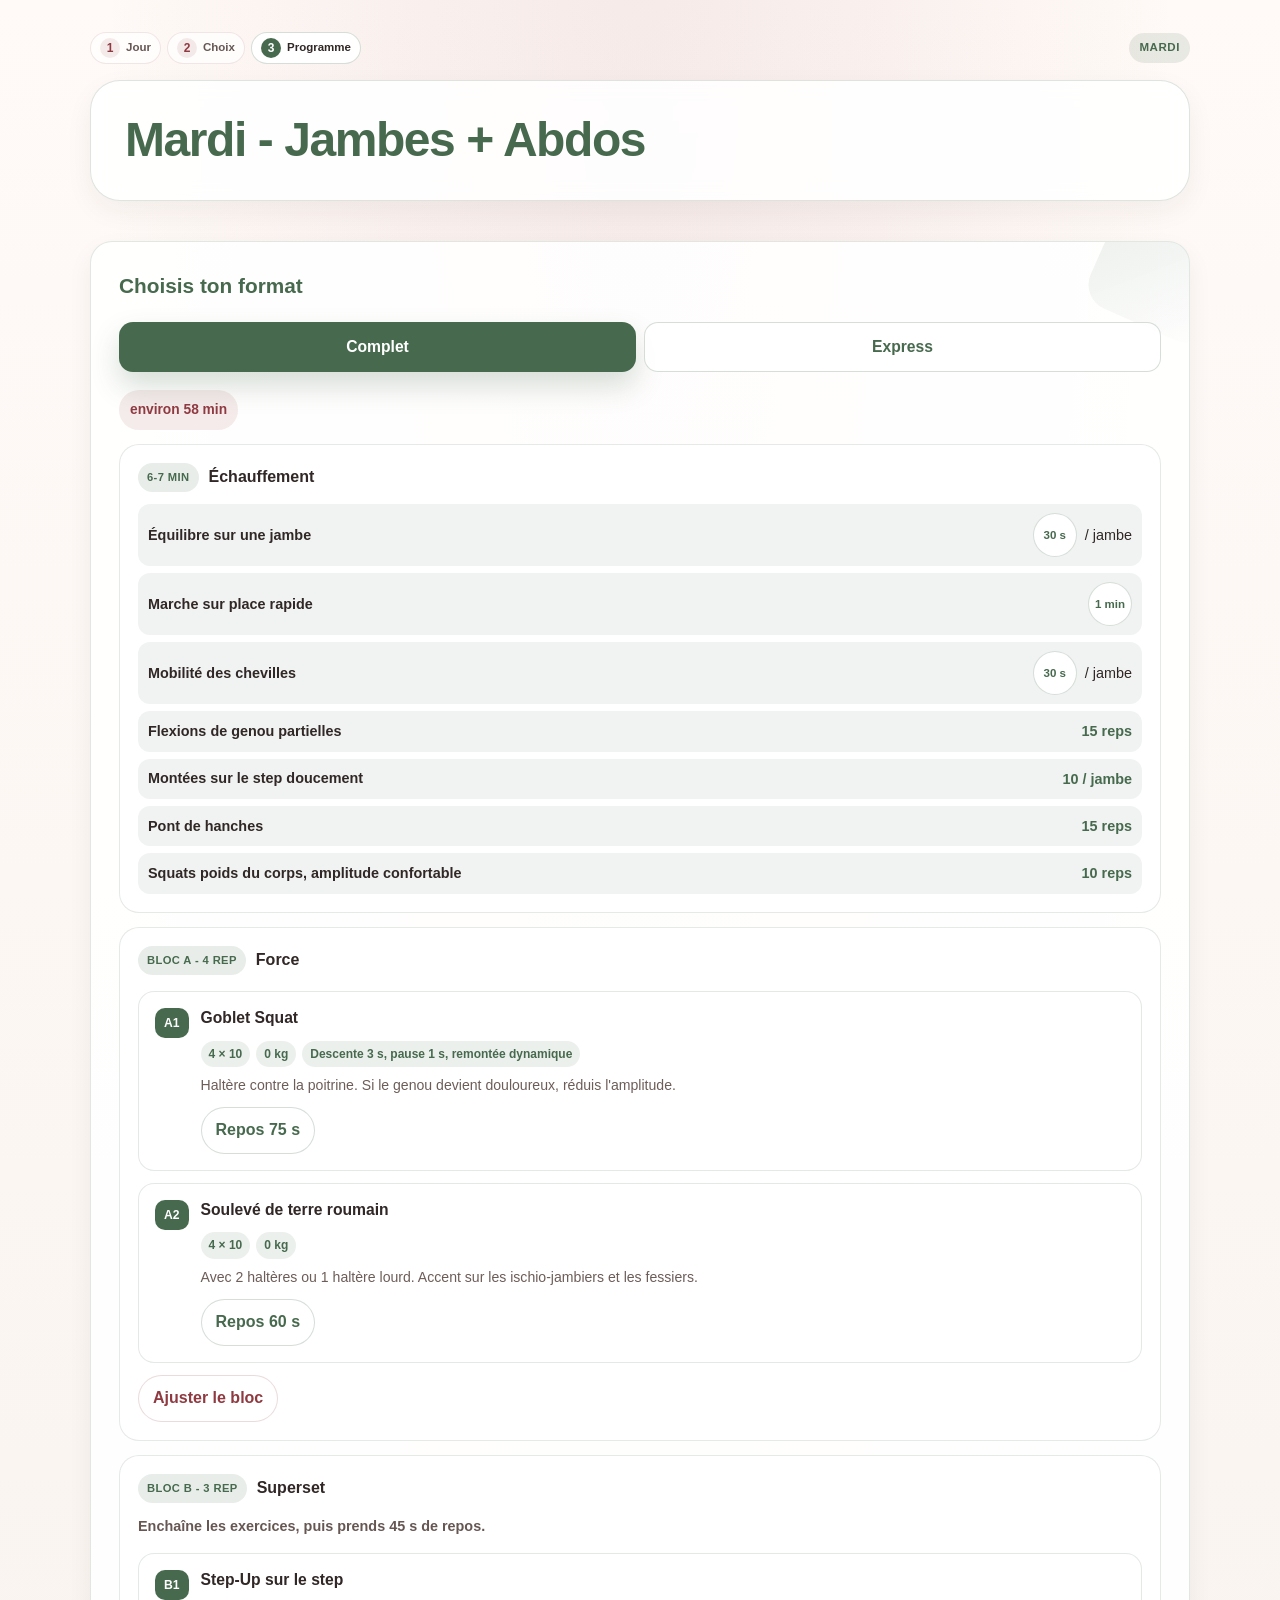
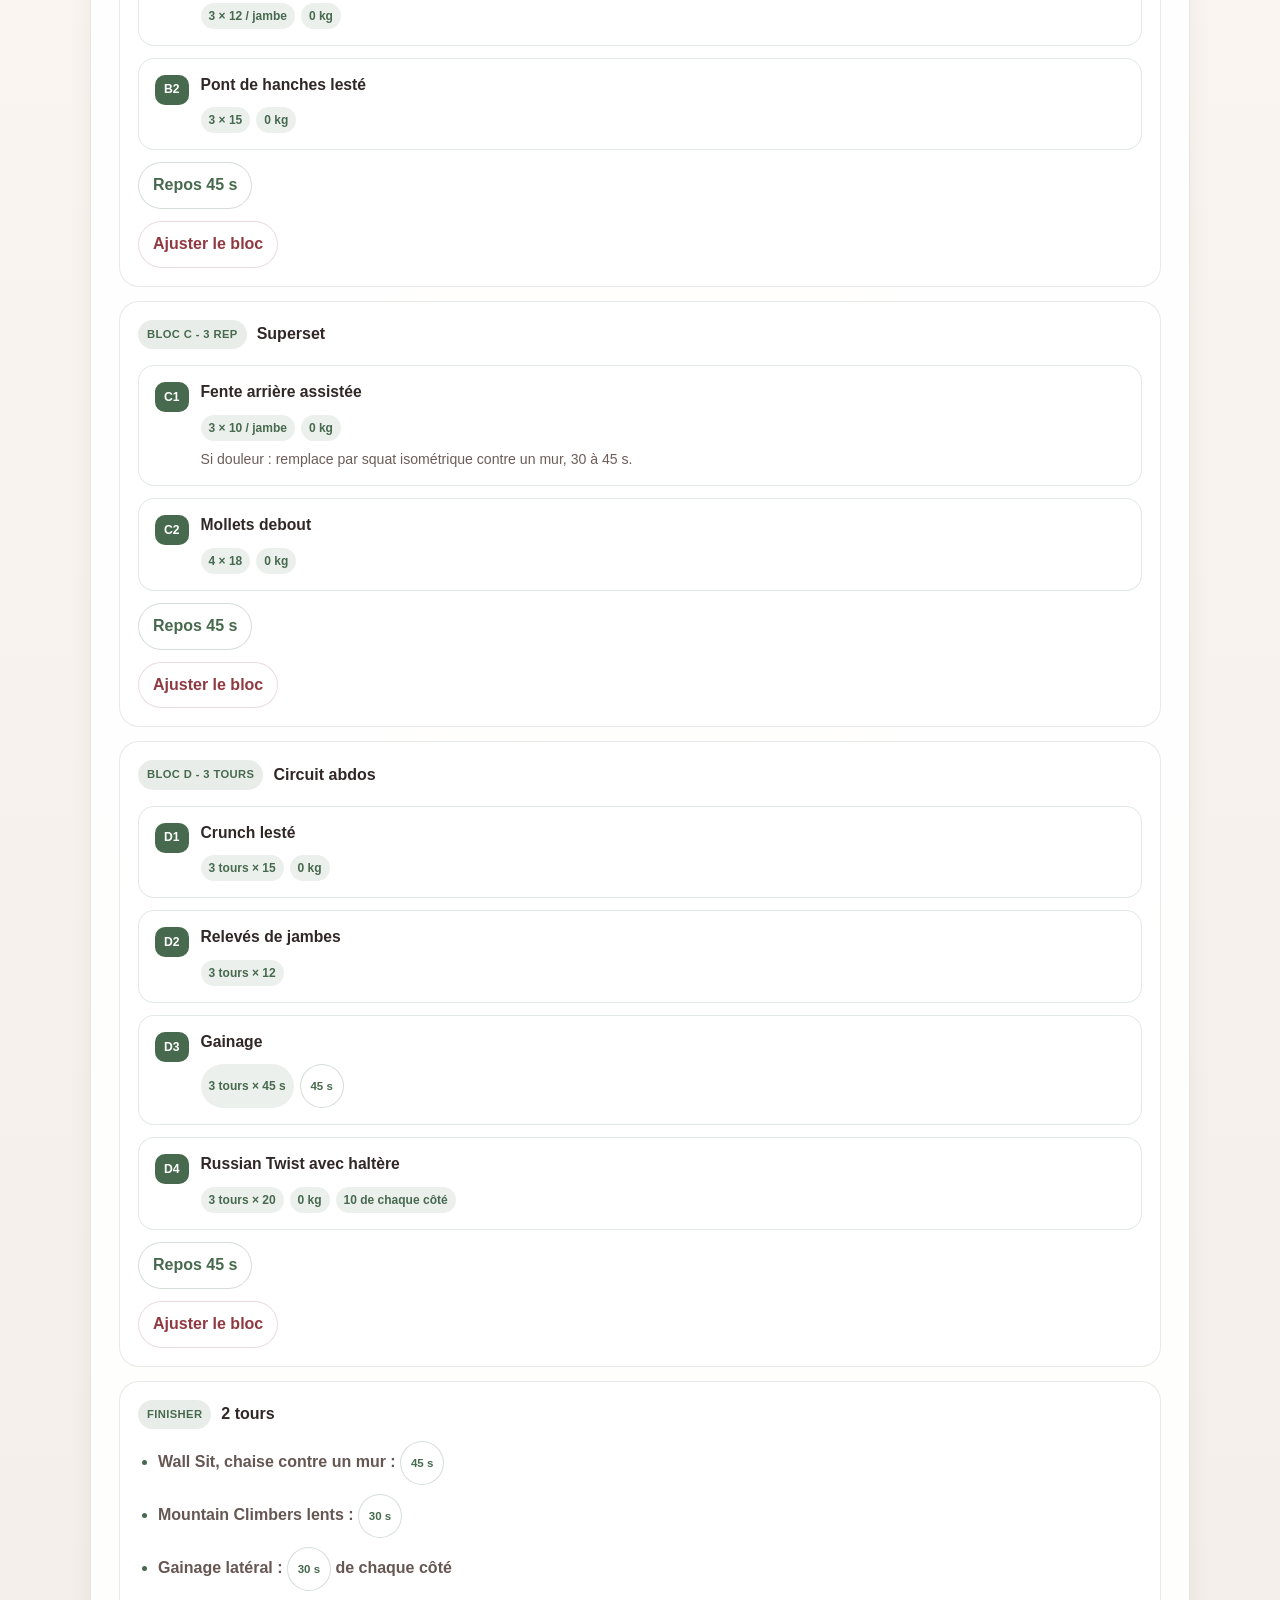
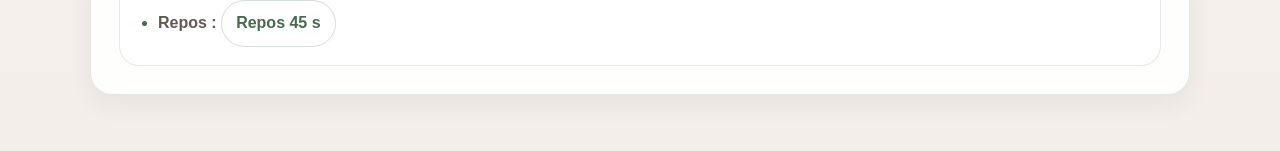
<file: muscu_mardi.html>
<!DOCTYPE html>
<html lang="fr">
<head>
  <meta charset="UTF-8" />
  <meta name="viewport" content="width=device-width, initial-scale=1.0" />
  <title>Muscu Mardi</title>
  <link href="style.css" rel="stylesheet" type="text/css" />
</head>
<body data-page-key="muscu-mardi">
  <main class="page routine-shell muscu-shell">
    <div class="topbar">
      <div class="progress-track" aria-label="Progression">
        <a href="index.html"><span class="progress-step"><strong>1</strong> Jour</span></a>
        <a href="jour_mardi.html"><span class="progress-step"><strong>2</strong> Choix</span></a>
        <span class="progress-step active"><strong>3</strong> Programme</span>
      </div>
      <span class="day-chip">Mardi</span>
    </div>

    <section class="hero muscu-hero">
      <h1>Mardi - Jambes + Abdos</h1>
    </section>

    <section class="muscu-layout">
      <article class="muscu-panel program-shell">
        <h2>Choisis ton format</h2>

        <div class="program-tabs" role="tablist" aria-label="Versions du programme du mardi">
          <button class="program-tab active" id="program-tab-60" type="button" role="tab" aria-selected="true" aria-controls="program-panel-60" data-program-tab="version-60">
            <strong>Complet</strong>
          </button>
          <button class="program-tab" id="program-tab-45" type="button" role="tab" aria-selected="false" aria-controls="program-panel-45" data-program-tab="version-45">
            <strong>Express</strong>
          </button>
        </div>

        <div class="program-panels">
          <section class="program-panel active" id="program-panel-60" role="tabpanel" aria-labelledby="program-tab-60" data-program-panel="version-60">
            <button class="routine-duration" type="button" data-duration-edit title="Cliquer pour modifier la dur&eacute;e" data-duration-default="environ 58 min">environ 58 min</button>

            <section class="warmup-card">
              <div class="program-block-head">
                <span>6-7 min</span>
                <h3>&Eacute;chauffement</h3>
              </div>
              <div class="warmup-table">
                <div><span>&Eacute;quilibre sur une jambe</span><button class="work-timer" type="button" data-work-seconds="30" aria-label="Lancer un chrono de 30 secondes">30 s</button> / jambe</div>
                <div><span>Marche sur place rapide</span><button class="work-timer" type="button" data-work-seconds="60" aria-label="Lancer un chrono de 1 min">1 min</button></div>
                <div><span>Mobilit&eacute; des chevilles</span><button class="work-timer" type="button" data-work-seconds="30" aria-label="Lancer un chrono de 30 s / jambe">30 s</button> / jambe</div>
                <div><span>Flexions de genou partielles</span><strong>15 reps</strong></div>
                <div><span>Mont&eacute;es sur le step doucement</span><strong>10 / jambe</strong></div>
                <div><span>Pont de hanches</span><strong>15 reps</strong></div>
                <div><span>Squats poids du corps, amplitude confortable</span><strong>10 reps</strong></div>
              </div>
            </section>

            <section data-block-id="muscu-mardi-version-60-block-1" class="program-block">
              <div class="program-block-head">
                <span>Bloc A - 4 rep</span>
                <h3>Force</h3>
              </div>
              <div class="workout-list">
                <div class="workout-card">
                  <span class="workout-index">A1</span>
                  <div class="exercise-main">
                    <div class="exercise-title">
                      <h3>Goblet Squat</h3>
                      <div class="exercise-meta">
                        <span class="meta-pill" data-reps-output>4 &times; 10</span>
                        <span class="meta-pill" data-load-output>0 kg</span>
                        
                        <span class="meta-pill">Descente 3 s, pause 1 s, remont&eacute;e dynamique</span>
                      </div>
                    </div>
                    <p>Halt&egrave;re contre la poitrine. Si le genou devient douloureux, r&eacute;duis l'amplitude.</p>
                    
                    <div class="load-editor" data-load-form data-exercise-id="mardi-60-goblet-squat" data-adjust-panel hidden>
                      
                      <label class="subblock-rest-setting">Repos (secondes)<input type="number" min="0" max="600" step="5" value="75" data-subblock-rest-input /></label><div class="load-row">
                        <label>Format de travail (s&eacute;ries / r&eacute;p&eacute;titions)
                          <input type="text" value="4 &times; 10" data-reps-input />
                        </label>
                        <label>Charge (kg)
                          <input type="number" min="0" step="0.5" value="0" data-load-input />
                        </label>
                        <button class="mini-button primary" type="button" data-load-save>Enregistrer</button>
                        <div class="save-feedback" data-save-feedback hidden>Enregistr&eacute;</div>
                      </div>
                    </div>
                  </div>
                  <button class="subblock-rest" type="button" data-rest-seconds="75" data-subblock-id="muscu-mardi-version-60-A1" aria-label="Lancer un repos de 75 secondes">Repos 75 s</button>
                </div>

                <div class="workout-card">
                  <span class="workout-index">A2</span>
                  <div class="exercise-main">
                    <div class="exercise-title">
                      <h3>Soulev&eacute; de terre roumain</h3>
                      <div class="exercise-meta">
                        <span class="meta-pill" data-reps-output>4 &times; 10</span>
                        <span class="meta-pill" data-load-output>0 kg</span>
                        
                      </div>
                    </div>
                    <p>Avec 2 halt&egrave;res ou 1 halt&egrave;re lourd. Accent sur les ischio-jambiers et les fessiers.</p>
                    
                    <div class="load-editor" data-load-form data-exercise-id="mardi-60-sdt-roumain" data-adjust-panel hidden>
                      
                      <label class="subblock-rest-setting">Repos (secondes)<input type="number" min="0" max="600" step="5" value="60" data-subblock-rest-input /></label><div class="load-row">
                        <label>Format de travail (s&eacute;ries / r&eacute;p&eacute;titions)
                          <input type="text" value="4 &times; 10" data-reps-input />
                        </label>
                        <label>Charge (kg)
                          <input type="number" min="0" step="0.5" value="0" data-load-input />
                        </label>
                        <button class="mini-button primary" type="button" data-load-save>Enregistrer</button>
                        <div class="save-feedback" data-save-feedback hidden>Enregistr&eacute;</div>
                      </div>
                    </div>
                  </div>
                  <button class="subblock-rest" type="button" data-rest-seconds="60" data-subblock-id="muscu-mardi-version-60-A2" aria-label="Lancer un repos de 60 secondes">Repos 60 s</button>
                </div>
              </div>
            
              <div class="block-controls">
                
                <button class="mini-button secondary" type="button" data-block-adjust-toggle aria-expanded="false">Ajuster le bloc</button>
                
              </div>
            </section>

            <section data-block-id="muscu-mardi-version-60-block-2" class="program-block">
              <div class="program-block-head">
                <span>Bloc B - 3 rep</span>
                <h3>Superset</h3>
              </div>
              <p class="block-note">Encha&icirc;ne les exercices, puis prends 45 s de repos.</p>
              <div class="workout-list">
                <div class="workout-card">
                  <span class="workout-index">B1</span>
                  <div class="exercise-main">
                    <div class="exercise-title">
                      <h3>Step-Up sur le step</h3>
                      <div class="exercise-meta">
                        <span class="meta-pill" data-reps-output>3 &times; 12 / jambe</span>
                        <span class="meta-pill" data-load-output>0 kg</span>
                      </div>
                    </div>
                    
                    <div class="load-editor" data-load-form data-exercise-id="mardi-60-step-up" data-adjust-panel hidden>
                      
                      <div class="load-row">
                        <label>Format de travail (s&eacute;ries / r&eacute;p&eacute;titions)
                          <input type="text" value="3 &times; 12 / jambe" data-reps-input />
                        </label>
                        <label>Charge (kg)
                          <input type="number" min="0" step="0.5" value="0" data-load-input />
                        </label>
                        <button class="mini-button primary" type="button" data-load-save>Enregistrer</button>
                        <div class="save-feedback" data-save-feedback hidden>Enregistr&eacute;</div>
                      </div>
                    </div>
                  </div>
                </div>

                <div class="workout-card">
                  <span class="workout-index">B2</span>
                  <div class="exercise-main">
                    <div class="exercise-title">
                      <h3>Pont de hanches lest&eacute;</h3>
                      <div class="exercise-meta">
                        <span class="meta-pill" data-reps-output>3 &times; 15</span>
                        <span class="meta-pill" data-load-output>0 kg</span>
                        
                      </div>
                    </div>
                    
                    <div class="load-editor" data-load-form data-exercise-id="mardi-60-pont-hanches" data-adjust-panel hidden><div class="load-row">
                        <label>Format de travail (s&eacute;ries / r&eacute;p&eacute;titions)
                          <input type="text" value="3 &times; 15" data-reps-input />
                        </label>
                        <label>Charge (kg)
                          <input type="number" min="0" step="0.5" value="0" data-load-input />
                        </label>
                        <button class="mini-button primary" type="button" data-load-save>Enregistrer</button>
                        <div class="save-feedback" data-save-feedback hidden>Enregistr&eacute;</div>
                      </div>
                    </div>
                  </div>
                </div>
              </div>
            
              <button class="subblock-rest block-rest" type="button" data-rest-seconds="45" data-block-rest-id="mardi-version-60-block-2" aria-label="Lancer un repos de 45 secondes">Repos 45 s</button>
              <div class="block-controls">
                <label class="block-rest-setting" data-block-rest-setting hidden>Repos (secondes)<input type="number" min="0" max="600" step="5" value="45" data-block-rest-input /></label><button class="mini-button secondary" type="button" data-block-adjust-toggle aria-expanded="false">Ajuster le bloc</button></div>
            </section>

            <section data-block-id="muscu-mardi-version-60-block-3" class="program-block">
              <div class="program-block-head">
                <span>Bloc C - 3 rep</span>
                <h3>Superset</h3>
              </div>
              <div class="workout-list">
                <div class="workout-card">
                  <span class="workout-index">C1</span>
                  <div class="exercise-main">
                    <div class="exercise-title">
                      <h3>Fente arri&egrave;re assist&eacute;e</h3>
                      <div class="exercise-meta">
                        <span class="meta-pill" data-reps-output>3 &times; 10 / jambe</span>
                        <span class="meta-pill" data-load-output>0 kg</span>
                      </div>
                    </div>
                    <p>Si douleur : remplace par squat isom&eacute;trique contre un mur, 30 &agrave; 45 s.</p>
                    
                    <div class="load-editor" data-load-form data-exercise-id="mardi-60-fente-arriere" data-adjust-panel hidden>
                      
                      <div class="load-row">
                        <label>Format de travail (s&eacute;ries / r&eacute;p&eacute;titions)
                          <input type="text" value="3 &times; 10 / jambe" data-reps-input />
                        </label>
                        <label>Charge (kg)
                          <input type="number" min="0" step="0.5" value="0" data-load-input />
                        </label>
                        <button class="mini-button primary" type="button" data-load-save>Enregistrer</button>
                        <div class="save-feedback" data-save-feedback hidden>Enregistr&eacute;</div>
                      </div>
                    </div>
                  </div>
                </div>

                <div class="workout-card">
                  <span class="workout-index">C2</span>
                  <div class="exercise-main">
                    <div class="exercise-title">
                      <h3>Mollets debout</h3>
                      <div class="exercise-meta">
                        <span class="meta-pill" data-reps-output>4 &times; 18</span>
                        <span class="meta-pill" data-load-output>0 kg</span>
                        
                      </div>
                    </div>
                    
                    <div class="load-editor" data-load-form data-exercise-id="mardi-60-mollets" data-adjust-panel hidden><div class="load-row">
                        <label>Format de travail (s&eacute;ries / r&eacute;p&eacute;titions)
                          <input type="text" value="4 &times; 18" data-reps-input />
                        </label>
                        <label>Charge (kg)
                          <input type="number" min="0" step="0.5" value="0" data-load-input />
                        </label>
                        <button class="mini-button primary" type="button" data-load-save>Enregistrer</button>
                        <div class="save-feedback" data-save-feedback hidden>Enregistr&eacute;</div>
                      </div>
                    </div>
                  </div>
                </div>
              </div>
            
              <button class="subblock-rest block-rest" type="button" data-rest-seconds="45" data-block-rest-id="mardi-version-60-block-3" aria-label="Lancer un repos de 45 secondes">Repos 45 s</button>
              <div class="block-controls">
                <label class="block-rest-setting" data-block-rest-setting hidden>Repos (secondes)<input type="number" min="0" max="600" step="5" value="45" data-block-rest-input /></label><button class="mini-button secondary" type="button" data-block-adjust-toggle aria-expanded="false">Ajuster le bloc</button></div>
            </section>

            <section data-block-id="muscu-mardi-version-60-block-4" class="program-block">
              <div class="program-block-head">
                <span>Bloc D - 3 tours</span>
                <h3>Circuit abdos</h3>
              </div>
              <div class="workout-list">
                <div class="workout-card">
                  <span class="workout-index">D1</span>
                  <div class="exercise-main">
                    <div class="exercise-title">
                      <h3>Crunch lest&eacute;</h3>
                      <div class="exercise-meta">
                        <span class="meta-pill" data-reps-output>3 tours &times; 15</span>
                        <span class="meta-pill" data-load-output>0 kg</span>
                      </div>
                    </div>
                    
                    <div class="load-editor" data-load-form data-exercise-id="mardi-60-crunch-leste" data-adjust-panel hidden>
                      
                      <div class="load-row">
                        <label>Format de travail
                          <input type="text" value="3 tours &times; 15" data-reps-input />
                        </label>
                        <label>Charge (kg)
                          <input type="number" min="0" step="0.5" value="0" data-load-input />
                        </label>
                        <button class="mini-button primary" type="button" data-load-save>Enregistrer</button>
                        <div class="save-feedback" data-save-feedback hidden>Enregistr&eacute;</div>
                      </div>
                    </div>
                  </div>
                </div>

                <div class="workout-card">
                  <span class="workout-index">D2</span>
                  <div class="exercise-main">
                    <div class="exercise-title">
                      <h3>Relev&eacute;s de jambes</h3>
                      <div class="exercise-meta">
                        <span class="meta-pill" data-reps-output>3 tours &times; 12</span>
                      </div>
                    </div>
                    
                    <div class="load-editor" data-load-form data-exercise-id="mardi-60-releves-jambes" data-adjust-panel hidden>
                      
                      <div class="load-row">
                        <label>Format de travail
                          <input type="text" value="3 tours &times; 12" data-reps-input />
                        </label>
                        <button class="mini-button primary" type="button" data-load-save>Enregistrer</button>
                        <div class="save-feedback" data-save-feedback hidden>Enregistr&eacute;</div>
                      </div>
                    </div>
                  </div>
                </div>

                <div class="workout-card">
                  <span class="workout-index">D3</span>
                  <div class="exercise-main">
                    <div class="exercise-title">
                      <h3>Gainage</h3>
                      <div class="exercise-meta">
                        <span class="meta-pill" data-reps-output>3 tours &times; 45 s</span><button class="work-timer" type="button" data-work-seconds="45" aria-label="Lancer un chrono de 45 secondes">45 s</button>
                      </div>
                    </div>
                    
                    <div class="load-editor" data-load-form data-exercise-id="mardi-60-gainage" data-adjust-panel hidden>
                      
                      <div class="load-row">
                        <label>Format de travail
                          <input type="text" value="3 tours &times; 45 s" data-reps-input />
                        </label>
                        <button class="mini-button primary" type="button" data-load-save>Enregistrer</button>
                        <div class="save-feedback" data-save-feedback hidden>Enregistr&eacute;</div>
                      </div>
                    </div>
                  </div>
                </div>

                <div class="workout-card">
                  <span class="workout-index">D4</span>
                  <div class="exercise-main">
                    <div class="exercise-title">
                      <h3>Russian Twist avec halt&egrave;re</h3>
                      <div class="exercise-meta">
                        <span class="meta-pill" data-reps-output>3 tours &times; 20</span>
                        <span class="meta-pill" data-load-output>0 kg</span>
                        <span class="meta-pill">10 de chaque c&ocirc;t&eacute;</span>
                        
                      </div>
                    </div>
                    
                    <div class="load-editor" data-load-form data-exercise-id="mardi-60-russian-twist" data-adjust-panel hidden><div class="load-row">
                        <label>Format de travail
                          <input type="text" value="3 tours &times; 20" data-reps-input />
                        </label>
                        <label>Charge (kg)
                          <input type="number" min="0" step="0.5" value="0" data-load-input />
                        </label>
                        <button class="mini-button primary" type="button" data-load-save>Enregistrer</button>
                        <div class="save-feedback" data-save-feedback hidden>Enregistr&eacute;</div>
                      </div>
                    </div>
                  </div>
                </div>
              </div>
            
              <button class="subblock-rest block-rest" type="button" data-rest-seconds="45" data-block-rest-id="mardi-version-60-block-4" aria-label="Lancer un repos de 45 secondes">Repos 45 s</button>
              <div class="block-controls">
                <label class="block-rest-setting" data-block-rest-setting hidden>Repos (secondes)<input type="number" min="0" max="600" step="5" value="45" data-block-rest-input /></label>
                
                <button class="mini-button secondary" type="button" data-block-adjust-toggle aria-expanded="false">Ajuster le bloc</button>
                
              </div>
            </section>

            <section class="finisher-card">
              <div class="program-block-head">
                <span>Finisher</span>
                <h3>2 tours</h3>
              </div>
              <ul class="guidance-list">
                <li>Wall Sit, chaise contre un mur : <button class="work-timer" type="button" data-work-seconds="45" aria-label="Lancer un chrono de 45 s">45 s</button></li>
                <li>Mountain Climbers lents : <button class="work-timer" type="button" data-work-seconds="30" aria-label="Lancer un chrono de 30 s">30 s</button></li>
                <li>Gainage lat&eacute;ral : <button class="work-timer" type="button" data-work-seconds="30" aria-label="Lancer un chrono de 30 s">30 s</button> de chaque c&ocirc;t&eacute;</li>
                <li>Repos : <button class="subblock-rest" type="button" data-rest-seconds="45" aria-label="Lancer un repos de 45 secondes">Repos 45 s</button></li>
              </ul>
            </section>
          </section>

          <section class="program-panel" id="program-panel-45" role="tabpanel" aria-labelledby="program-tab-45" data-program-panel="version-45" hidden>
            <button class="routine-duration" type="button" data-duration-edit title="Cliquer pour modifier la dur&eacute;e" data-duration-default="environ 45 min">environ 45 min</button>

            

            <section data-block-id="muscu-mardi-version-45-block-1" class="program-block">
              <div class="program-block-head">
                <span>Bloc A - 4 rep</span>
                <h3>Force</h3>
              </div>
              <div class="workout-list">
                <div class="workout-card">
                  <span class="workout-index">A1</span>
                  <div class="exercise-main">
                    <div class="exercise-title">
                      <h3>Goblet Squat</h3>
                      <div class="exercise-meta">
                        <span class="meta-pill" data-reps-output>4 &times; 10</span>
                        <span class="meta-pill" data-load-output>0 kg</span>
                        
                        <span class="meta-pill">Descente 3 s, pause 1 s, remont&eacute;e dynamique</span>
                      </div>
                    </div>
                    <p>Halt&egrave;re contre la poitrine. Si le genou devient douloureux, r&eacute;duis l'amplitude.</p>
                    
                    <div class="load-editor" data-load-form data-exercise-id="mardi-45-goblet-squat" data-adjust-panel hidden>
                      
                      <label class="subblock-rest-setting">Repos (secondes)<input type="number" min="0" max="600" step="5" value="75" data-subblock-rest-input /></label><div class="load-row">
                        <label>Format de travail (s&eacute;ries / r&eacute;p&eacute;titions)
                          <input type="text" value="4 &times; 10" data-reps-input />
                        </label>
                        <label>Charge (kg)
                          <input type="number" min="0" step="0.5" value="0" data-load-input />
                        </label>
                        <button class="mini-button primary" type="button" data-load-save>Enregistrer</button>
                        <div class="save-feedback" data-save-feedback hidden>Enregistr&eacute;</div>
                      </div>
                    </div>
                  </div>
                  <button class="subblock-rest" type="button" data-rest-seconds="75" data-subblock-id="muscu-mardi-version-45-A1" aria-label="Lancer un repos de 75 secondes">Repos 75 s</button>
                </div>

                <div class="workout-card">
                  <span class="workout-index">A2</span>
                  <div class="exercise-main">
                    <div class="exercise-title">
                      <h3>Soulev&eacute; de terre roumain</h3>
                      <div class="exercise-meta">
                        <span class="meta-pill" data-reps-output>4 &times; 10</span>
                        <span class="meta-pill" data-load-output>0 kg</span>
                        
                      </div>
                    </div>
                    <p>Avec 2 halt&egrave;res ou 1 halt&egrave;re lourd. Accent sur les ischio-jambiers et les fessiers.</p>
                    
                    <div class="load-editor" data-load-form data-exercise-id="mardi-45-sdt-roumain" data-adjust-panel hidden>
                      
                      <label class="subblock-rest-setting">Repos (secondes)<input type="number" min="0" max="600" step="5" value="60" data-subblock-rest-input /></label><div class="load-row">
                        <label>Format de travail (s&eacute;ries / r&eacute;p&eacute;titions)
                          <input type="text" value="4 &times; 10" data-reps-input />
                        </label>
                        <label>Charge (kg)
                          <input type="number" min="0" step="0.5" value="0" data-load-input />
                        </label>
                        <button class="mini-button primary" type="button" data-load-save>Enregistrer</button>
                        <div class="save-feedback" data-save-feedback hidden>Enregistr&eacute;</div>
                      </div>
                    </div>
                  </div>
                  <button class="subblock-rest" type="button" data-rest-seconds="60" data-subblock-id="muscu-mardi-version-45-A2" aria-label="Lancer un repos de 60 secondes">Repos 60 s</button>
                </div>
              </div>
            
              <div class="block-controls">
                
                <button class="mini-button secondary" type="button" data-block-adjust-toggle aria-expanded="false">Ajuster le bloc</button>
                
              </div>
            </section>

            <section data-block-id="muscu-mardi-version-45-block-2" class="program-block">
              <div class="program-block-head">
                <span>Bloc B - 2 rep</span>
                <h3>Superset</h3>
              </div>
              <p class="block-note">Encha&icirc;ne les exercices, puis prends 45 s de repos.</p>
              <div class="workout-list">
                <div class="workout-card">
                  <span class="workout-index">B1</span>
                  <div class="exercise-main">
                    <div class="exercise-title">
                      <h3>Step-Up sur le step</h3>
                      <div class="exercise-meta">
                        <span class="meta-pill" data-reps-output>2 &times; 12 / jambe</span>
                        <span class="meta-pill" data-load-output>0 kg</span>
                      </div>
                    </div>
                    
                    <div class="load-editor" data-load-form data-exercise-id="mardi-45-step-up" data-adjust-panel hidden>
                      
                      <div class="load-row">
                        <label>Format de travail (s&eacute;ries / r&eacute;p&eacute;titions)
                          <input type="text" value="2 &times; 12 / jambe" data-reps-input />
                        </label>
                        <label>Charge (kg)
                          <input type="number" min="0" step="0.5" value="0" data-load-input />
                        </label>
                        <button class="mini-button primary" type="button" data-load-save>Enregistrer</button>
                        <div class="save-feedback" data-save-feedback hidden>Enregistr&eacute;</div>
                      </div>
                    </div>
                  </div>
                </div>

                <div class="workout-card">
                  <span class="workout-index">B2</span>
                  <div class="exercise-main">
                    <div class="exercise-title">
                      <h3>Pont de hanches lest&eacute;</h3>
                      <div class="exercise-meta">
                        <span class="meta-pill" data-reps-output>3 &times; 15</span>
                        <span class="meta-pill" data-load-output>0 kg</span>
                        
                      </div>
                    </div>
                    
                    <div class="load-editor" data-load-form data-exercise-id="mardi-45-pont-hanches" data-adjust-panel hidden><div class="load-row">
                        <label>Format de travail (s&eacute;ries / r&eacute;p&eacute;titions)
                          <input type="text" value="3 &times; 15" data-reps-input />
                        </label>
                        <label>Charge (kg)
                          <input type="number" min="0" step="0.5" value="0" data-load-input />
                        </label>
                        <button class="mini-button primary" type="button" data-load-save>Enregistrer</button>
                        <div class="save-feedback" data-save-feedback hidden>Enregistr&eacute;</div>
                      </div>
                    </div>
                  </div>
                </div>
              </div>
            
              <button class="subblock-rest block-rest" type="button" data-rest-seconds="45" data-block-rest-id="mardi-version-45-block-2" aria-label="Lancer un repos de 45 secondes">Repos 45 s</button>
              <div class="block-controls">
                <label class="block-rest-setting" data-block-rest-setting hidden>Repos (secondes)<input type="number" min="0" max="600" step="5" value="45" data-block-rest-input /></label><button class="mini-button secondary" type="button" data-block-adjust-toggle aria-expanded="false">Ajuster le bloc</button></div>
            </section>

            <section data-block-id="muscu-mardi-version-45-block-3" class="program-block">
              <div class="program-block-head">
                <span>Bloc C - 3 rep</span>
                <h3>Superset</h3>
              </div>
              <div class="workout-list">
                <div class="workout-card">
                  <span class="workout-index">C1</span>
                  <div class="exercise-main">
                    <div class="exercise-title">
                      <h3>Fente arri&egrave;re assist&eacute;e</h3>
                      <div class="exercise-meta">
                        <span class="meta-pill" data-reps-output>3 &times; 10 / jambe</span>
                        <span class="meta-pill" data-load-output>0 kg</span>
                      </div>
                    </div>
                    <p>Si douleur : remplace par squat isom&eacute;trique contre un mur, 30 &agrave; 45 s.</p>
                    
                    <div class="load-editor" data-load-form data-exercise-id="mardi-45-fente-arriere" data-adjust-panel hidden>
                      
                      <div class="load-row">
                        <label>Format de travail (s&eacute;ries / r&eacute;p&eacute;titions)
                          <input type="text" value="3 &times; 10 / jambe" data-reps-input />
                        </label>
                        <label>Charge (kg)
                          <input type="number" min="0" step="0.5" value="0" data-load-input />
                        </label>
                        <button class="mini-button primary" type="button" data-load-save>Enregistrer</button>
                        <div class="save-feedback" data-save-feedback hidden>Enregistr&eacute;</div>
                      </div>
                    </div>
                  </div>
                </div>

                <div class="workout-card">
                  <span class="workout-index">C2</span>
                  <div class="exercise-main">
                    <div class="exercise-title">
                      <h3>Mollets debout</h3>
                      <div class="exercise-meta">
                        <span class="meta-pill" data-reps-output>4 &times; 18</span>
                        <span class="meta-pill" data-load-output>0 kg</span>
                        
                      </div>
                    </div>
                    
                    <div class="load-editor" data-load-form data-exercise-id="mardi-45-mollets" data-adjust-panel hidden><div class="load-row">
                        <label>Format de travail (s&eacute;ries / r&eacute;p&eacute;titions)
                          <input type="text" value="4 &times; 18" data-reps-input />
                        </label>
                        <label>Charge (kg)
                          <input type="number" min="0" step="0.5" value="0" data-load-input />
                        </label>
                        <button class="mini-button primary" type="button" data-load-save>Enregistrer</button>
                        <div class="save-feedback" data-save-feedback hidden>Enregistr&eacute;</div>
                      </div>
                    </div>
                  </div>
                </div>
              </div>
            
              <button class="subblock-rest block-rest" type="button" data-rest-seconds="45" data-block-rest-id="mardi-version-45-block-3" aria-label="Lancer un repos de 45 secondes">Repos 45 s</button>
              <div class="block-controls">
                <label class="block-rest-setting" data-block-rest-setting hidden>Repos (secondes)<input type="number" min="0" max="600" step="5" value="45" data-block-rest-input /></label><button class="mini-button secondary" type="button" data-block-adjust-toggle aria-expanded="false">Ajuster le bloc</button></div>
            </section>

            <section data-block-id="muscu-mardi-version-45-block-4" class="program-block">
              <div class="program-block-head">
                <span>Bloc D - 2 tours</span>
                <h3>Circuit abdos</h3>
              </div>
              <div class="workout-list">
                <div class="workout-card">
                  <span class="workout-index">D1</span>
                  <div class="exercise-main">
                    <div class="exercise-title">
                      <h3>Crunch lest&eacute;</h3>
                      <div class="exercise-meta">
                        <span class="meta-pill" data-reps-output>2 tours &times; 15</span>
                        <span class="meta-pill" data-load-output>0 kg</span>
                      </div>
                    </div>
                    
                    <div class="load-editor" data-load-form data-exercise-id="mardi-45-crunch-leste" data-adjust-panel hidden>
                      
                      <div class="load-row">
                        <label>Format de travail
                          <input type="text" value="2 tours &times; 15" data-reps-input />
                        </label>
                        <label>Charge (kg)
                          <input type="number" min="0" step="0.5" value="0" data-load-input />
                        </label>
                        <button class="mini-button primary" type="button" data-load-save>Enregistrer</button>
                        <div class="save-feedback" data-save-feedback hidden>Enregistr&eacute;</div>
                      </div>
                    </div>
                  </div>
                </div>

                <div class="workout-card">
                  <span class="workout-index">D2</span>
                  <div class="exercise-main">
                    <div class="exercise-title">
                      <h3>Relev&eacute;s de jambes</h3>
                      <div class="exercise-meta">
                        <span class="meta-pill" data-reps-output>2 tours &times; 12</span>
                      </div>
                    </div>
                    
                    <div class="load-editor" data-load-form data-exercise-id="mardi-45-releves-jambes" data-adjust-panel hidden>
                      
                      <div class="load-row">
                        <label>Format de travail
                          <input type="text" value="2 tours &times; 12" data-reps-input />
                        </label>
                        <button class="mini-button primary" type="button" data-load-save>Enregistrer</button>
                        <div class="save-feedback" data-save-feedback hidden>Enregistr&eacute;</div>
                      </div>
                    </div>
                  </div>
                </div>

                <div class="workout-card">
                  <span class="workout-index">D3</span>
                  <div class="exercise-main">
                    <div class="exercise-title">
                      <h3>Gainage</h3>
                      <div class="exercise-meta">
                        <span class="meta-pill" data-reps-output>2 tours &times; 45 s</span><button class="work-timer" type="button" data-work-seconds="45" aria-label="Lancer un chrono de 45 secondes">45 s</button>
                      </div>
                    </div>
                    
                    <div class="load-editor" data-load-form data-exercise-id="mardi-45-gainage" data-adjust-panel hidden>
                      
                      <div class="load-row">
                        <label>Format de travail
                          <input type="text" value="2 tours &times; 45 s" data-reps-input />
                        </label>
                        <button class="mini-button primary" type="button" data-load-save>Enregistrer</button>
                        <div class="save-feedback" data-save-feedback hidden>Enregistr&eacute;</div>
                      </div>
                    </div>
                  </div>
                </div>

                <div class="workout-card">
                  <span class="workout-index">D4</span>
                  <div class="exercise-main">
                    <div class="exercise-title">
                      <h3>Russian Twist avec halt&egrave;re</h3>
                      <div class="exercise-meta">
                        <span class="meta-pill" data-reps-output>2 tours &times; 20</span>
                        <span class="meta-pill" data-load-output>0 kg</span>
                        <span class="meta-pill">10 de chaque c&ocirc;t&eacute;</span>
                        
                      </div>
                    </div>
                    
                    <div class="load-editor" data-load-form data-exercise-id="mardi-45-russian-twist" data-adjust-panel hidden><div class="load-row">
                        <label>Format de travail
                          <input type="text" value="2 tours &times; 20" data-reps-input />
                        </label>
                        <label>Charge (kg)
                          <input type="number" min="0" step="0.5" value="0" data-load-input />
                        </label>
                        <button class="mini-button primary" type="button" data-load-save>Enregistrer</button>
                        <div class="save-feedback" data-save-feedback hidden>Enregistr&eacute;</div>
                      </div>
                    </div>
                  </div>
                </div>
              </div>
            
              <button class="subblock-rest block-rest" type="button" data-rest-seconds="45" data-block-rest-id="mardi-version-45-block-4" aria-label="Lancer un repos de 45 secondes">Repos 45 s</button>
              <div class="block-controls">
                <label class="block-rest-setting" data-block-rest-setting hidden>Repos (secondes)<input type="number" min="0" max="600" step="5" value="45" data-block-rest-input /></label>
                
                <button class="mini-button secondary" type="button" data-block-adjust-toggle aria-expanded="false">Ajuster le bloc</button>
                
              </div>
            </section>

            <section class="finisher-card">
              <div class="program-block-head">
                <span>Finisher</span>
                <h3>1 tour</h3>
              </div>
              <ul class="guidance-list">
                <li>Wall Sit, chaise contre un mur : <button class="work-timer" type="button" data-work-seconds="45" aria-label="Lancer un chrono de 45 s">45 s</button></li>
                <li>Mountain Climbers lents : <button class="work-timer" type="button" data-work-seconds="30" aria-label="Lancer un chrono de 30 s">30 s</button></li>
                <li>Gainage lat&eacute;ral : <button class="work-timer" type="button" data-work-seconds="30" aria-label="Lancer un chrono de 30 s">30 s</button> de chaque c&ocirc;t&eacute;</li>
                <li>Repos : <button class="subblock-rest" type="button" data-rest-seconds="45" aria-label="Lancer un repos de 45 secondes">Repos 45 s</button></li>
              </ul>
            </section>
          </section>

          
        </div>

        
      </article>

      
    </section>
  </main>
  <script src="muscu.js"></script>
</body>
</html>
</file>
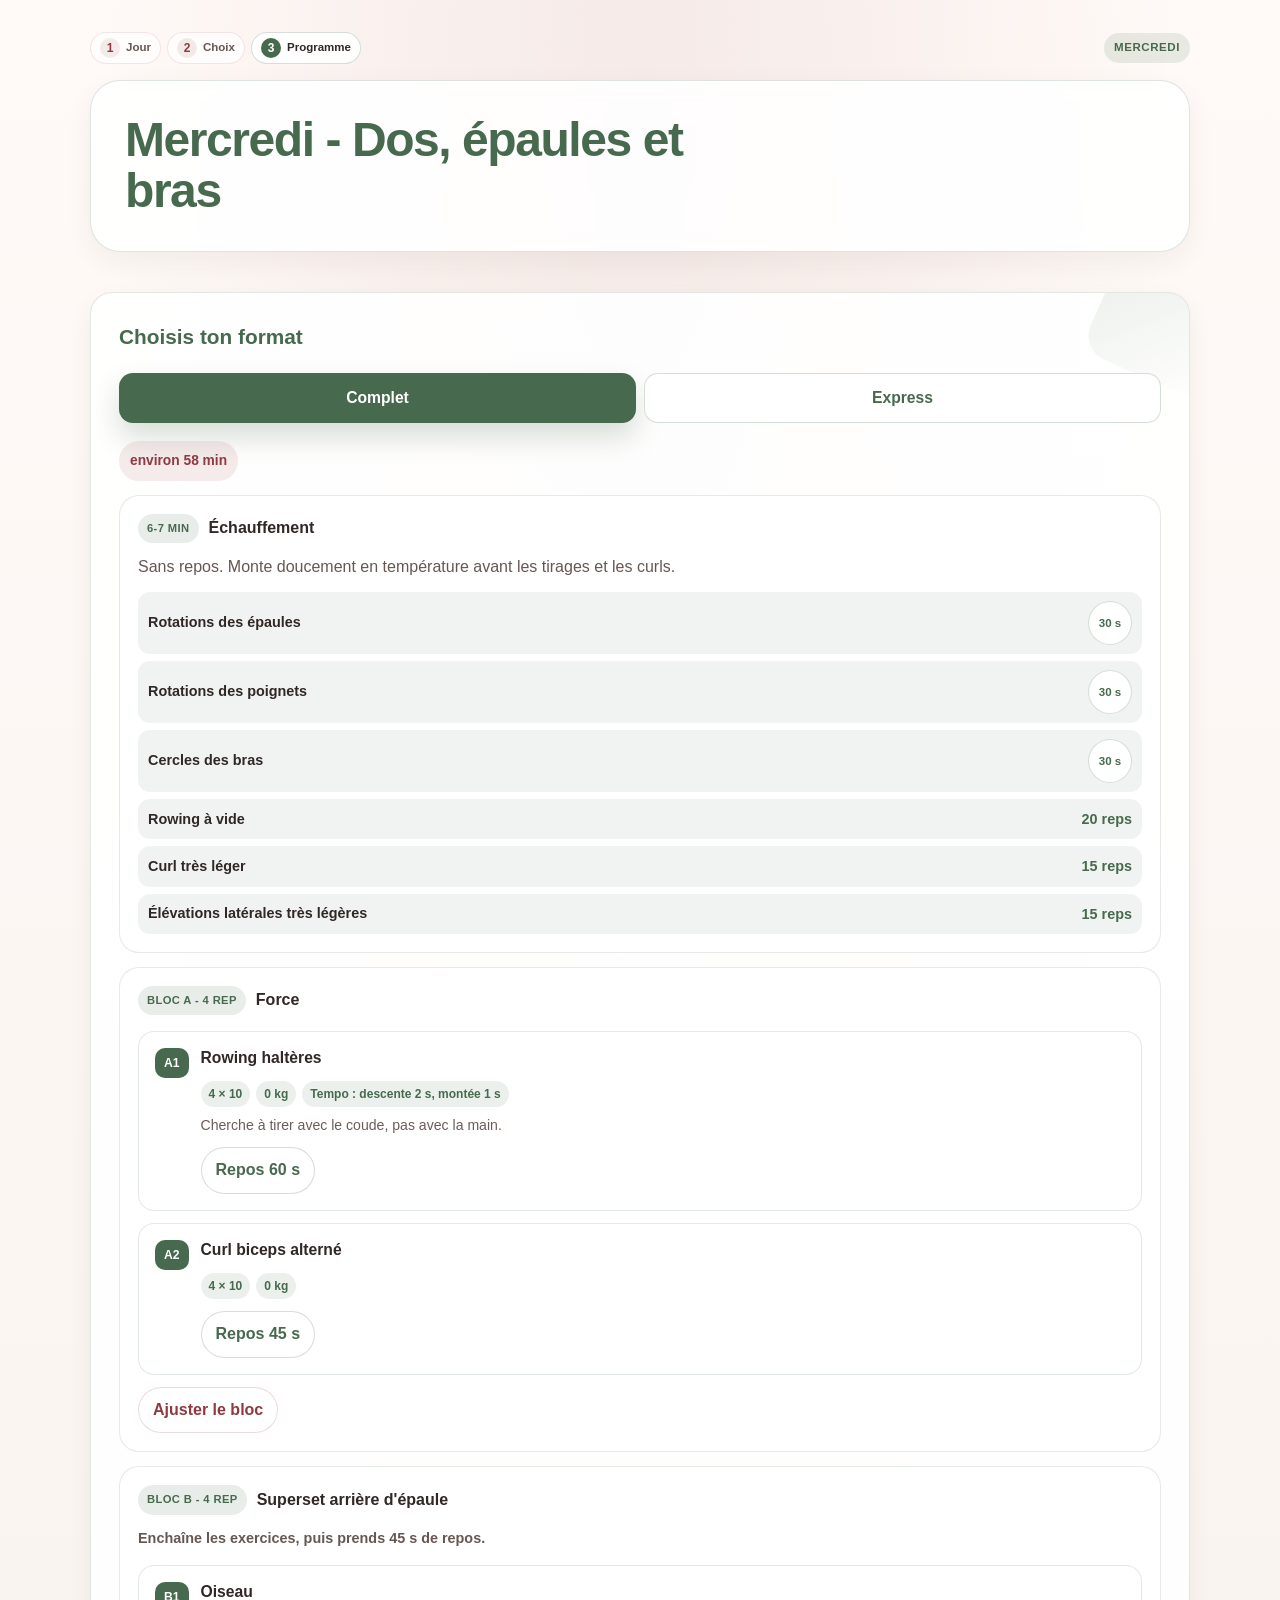
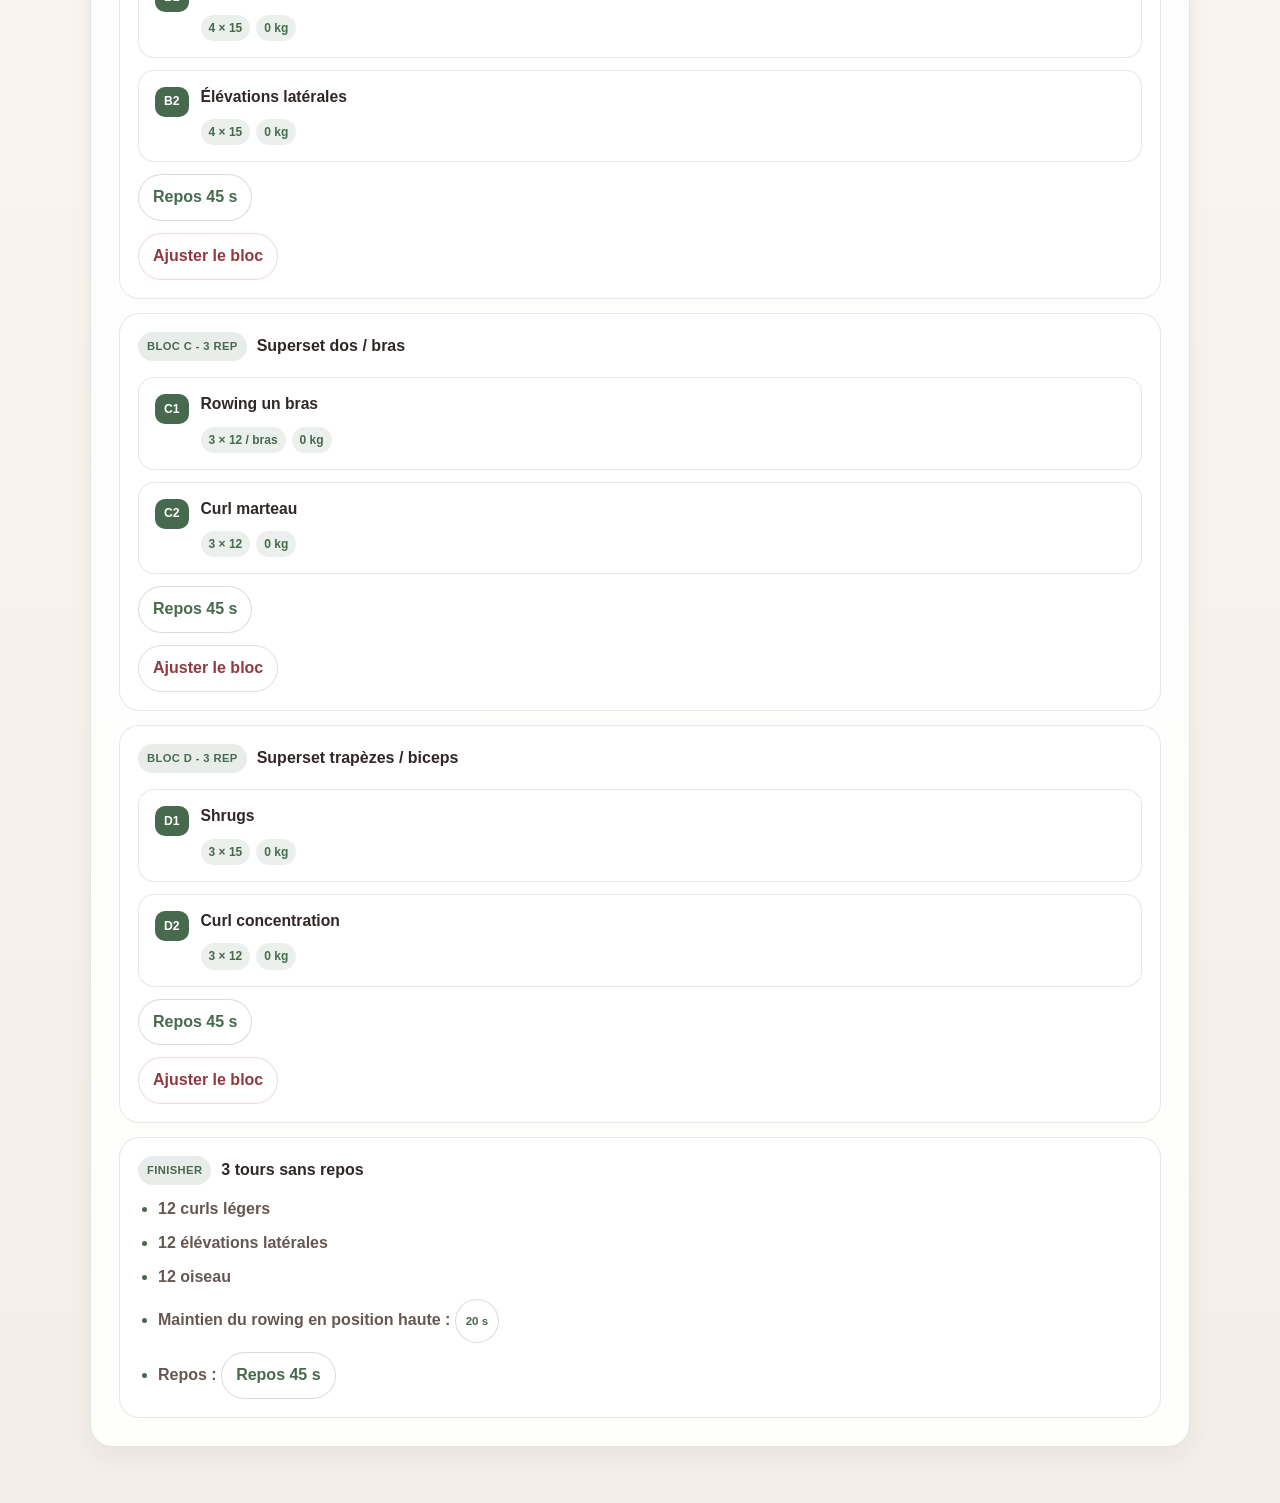
<file: muscu_mercredi.html>
<html lang="fr">
<head>
  <meta charset="UTF-8" />
  <meta name="viewport" content="width=device-width, initial-scale=1.0" />
  <title>Muscu Mercredi</title>
  <link href="style.css" rel="stylesheet" type="text/css" />
</head>
<body data-page-key="muscu-mercredi" data-legacy-page-keys="muscu-vendredi">
  <main class="page routine-shell muscu-shell">
    <div class="topbar">
      <div class="progress-track" aria-label="Progression">
        <a href="index.html"><span class="progress-step"><strong>1</strong> Jour</span></a>
        <a href="jour_mercredi.html"><span class="progress-step"><strong>2</strong> Choix</span></a>
        <span class="progress-step active"><strong>3</strong> Programme</span>
      </div>
      <span class="day-chip">Mercredi</span>
    </div>

    <section class="hero muscu-hero">
      <h1>Mercredi - Dos, &eacute;paules et bras</h1>
    </section>

    <section class="muscu-layout">
      <article class="muscu-panel program-shell">
        <h2>Choisis ton format</h2>

        <div class="program-tabs" role="tablist" aria-label="Versions du programme du mercredi">
          <button class="program-tab active" id="program-tab-60" type="button" role="tab" aria-selected="true" aria-controls="program-panel-60" data-program-tab="version-60">
            <strong>Complet</strong>
          </button>
          <button class="program-tab" id="program-tab-45" type="button" role="tab" aria-selected="false" aria-controls="program-panel-45" data-program-tab="version-45">
            <strong>Express</strong>
          </button>
        </div>

        <div class="program-panels">
          <section class="program-panel active" id="program-panel-60" role="tabpanel" aria-labelledby="program-tab-60" data-program-panel="version-60">
            <button class="routine-duration" type="button" data-duration-edit title="Cliquer pour modifier la dur&eacute;e" data-duration-default="environ 58 min">environ 58 min</button>

            <section class="warmup-card">
              <div class="program-block-head">
                <span>6-7 min</span>
                <h3>&Eacute;chauffement</h3>
              </div>
              <p>Sans repos. Monte doucement en temp&eacute;rature avant les tirages et les curls.</p>
              <div class="warmup-table">
                <div><span>Rotations des &eacute;paules</span><button class="work-timer" type="button" data-work-seconds="30" aria-label="Lancer un chrono de 30 s">30 s</button></div>
                <div><span>Rotations des poignets</span><button class="work-timer" type="button" data-work-seconds="30" aria-label="Lancer un chrono de 30 s">30 s</button></div>
                <div><span>Cercles des bras</span><button class="work-timer" type="button" data-work-seconds="30" aria-label="Lancer un chrono de 30 s">30 s</button></div>
                <div><span>Rowing &agrave; vide</span><strong>20 reps</strong></div>
                <div><span>Curl tr&egrave;s l&eacute;ger</span><strong>15 reps</strong></div>
                <div><span>&Eacute;l&eacute;vations lat&eacute;rales tr&egrave;s l&eacute;g&egrave;res</span><strong>15 reps</strong></div>
              </div>
            </section>

            <section data-block-id="muscu-vendredi-version-60-block-1" class="program-block">
              <div class="program-block-head">
                <span>Bloc A - 4 rep</span>
                <h3>Force</h3>
              </div>
              <div class="workout-list">
                <div class="workout-card">
                  <span class="workout-index">A1</span>
                  <div class="exercise-main">
                    <div class="exercise-title">
                      <h3>Rowing halt&egrave;res</h3>
                      <div class="exercise-meta">
                        <span class="meta-pill" data-reps-output>4 &times; 10</span>
                        <span class="meta-pill" data-load-output>0 kg</span>
                        
                        <span class="meta-pill">Tempo : descente 2 s, mont&eacute;e 1 s</span>
                      </div>
                    </div>
                    <p>Cherche &agrave; tirer avec le coude, pas avec la main.</p>
                    
                    <div class="load-editor" data-load-form data-exercise-id="vendredi-60-rowing-halteres" data-adjust-panel hidden>
                      
                      <label class="subblock-rest-setting">Repos (secondes)<input type="number" min="0" max="600" step="5" value="60" data-subblock-rest-input /></label><div class="load-row">
                        <label>Format de travail (s&eacute;ries / r&eacute;p&eacute;titions)
                          <input type="text" value="4 &times; 10" data-reps-input />
                        </label>
                        <label>Charge (kg)
                          <input type="number" min="0" step="0.5" value="0" data-load-input />
                        </label>
                        <button class="mini-button primary" type="button" data-load-save>Enregistrer</button>
                        <div class="save-feedback" data-save-feedback hidden>Enregistr&eacute;</div>
                      </div>
                    </div>
                  </div>
                  <button class="subblock-rest" type="button" data-rest-seconds="60" data-subblock-id="muscu-vendredi-version-60-A1" aria-label="Lancer un repos de 60 secondes">Repos 60 s</button>
                </div>

                <div class="workout-card">
                  <span class="workout-index">A2</span>
                  <div class="exercise-main">
                    <div class="exercise-title">
                      <h3>Curl biceps altern&eacute;</h3>
                      <div class="exercise-meta">
                        <span class="meta-pill" data-reps-output>4 &times; 10</span>
                        <span class="meta-pill" data-load-output>0 kg</span>
                        
                      </div>
                    </div>
                    
                    <div class="load-editor" data-load-form data-exercise-id="vendredi-60-curl-alterne" data-adjust-panel hidden>
                      
                      <label class="subblock-rest-setting">Repos (secondes)<input type="number" min="0" max="600" step="5" value="45" data-subblock-rest-input /></label><div class="load-row">
                        <label>Format de travail (s&eacute;ries / r&eacute;p&eacute;titions)
                          <input type="text" value="4 &times; 10" data-reps-input />
                        </label>
                        <label>Charge (kg)
                          <input type="number" min="0" step="0.5" value="0" data-load-input />
                        </label>
                        <button class="mini-button primary" type="button" data-load-save>Enregistrer</button>
                        <div class="save-feedback" data-save-feedback hidden>Enregistr&eacute;</div>
                      </div>
                    </div>
                  </div>
                  <button class="subblock-rest" type="button" data-rest-seconds="45" data-subblock-id="muscu-vendredi-version-60-A2" aria-label="Lancer un repos de 45 secondes">Repos 45 s</button>
                </div>
              </div>
            
              <div class="block-controls">
                
                <button class="mini-button secondary" type="button" data-block-adjust-toggle aria-expanded="false">Ajuster le bloc</button>
                
              </div>
            </section>

            <section data-block-id="muscu-vendredi-version-60-block-2" class="program-block">
              <div class="program-block-head">
                <span>Bloc B - 4 rep</span>
                <h3>Superset arri&egrave;re d'&eacute;paule</h3>
              </div>
              <p class="block-note">Encha&icirc;ne les exercices, puis prends 45 s de repos.</p>
              <div class="workout-list">
                <div class="workout-card">
                  <span class="workout-index">B1</span>
                  <div class="exercise-main">
                    <div class="exercise-title">
                      <h3>Oiseau</h3>
                      <div class="exercise-meta">
                        <span class="meta-pill" data-reps-output>4 &times; 15</span>
                        <span class="meta-pill" data-load-output>0 kg</span>
                      </div>
                    </div>
                    
                    <div class="load-editor" data-load-form data-exercise-id="vendredi-60-oiseau" data-adjust-panel hidden>
                      
                      <div class="load-row">
                        <label>Format de travail (s&eacute;ries / r&eacute;p&eacute;titions)
                          <input type="text" value="4 &times; 15" data-reps-input />
                        </label>
                        <label>Charge (kg)
                          <input type="number" min="0" step="0.5" value="0" data-load-input />
                        </label>
                        <button class="mini-button primary" type="button" data-load-save>Enregistrer</button>
                        <div class="save-feedback" data-save-feedback hidden>Enregistr&eacute;</div>
                      </div>
                    </div>
                  </div>
                </div>

                <div class="workout-card">
                  <span class="workout-index">B2</span>
                  <div class="exercise-main">
                    <div class="exercise-title">
                      <h3>&Eacute;l&eacute;vations lat&eacute;rales</h3>
                      <div class="exercise-meta">
                        <span class="meta-pill" data-reps-output>4 &times; 15</span>
                        <span class="meta-pill" data-load-output>0 kg</span>
                        
                      </div>
                    </div>
                    
                    <div class="load-editor" data-load-form data-exercise-id="vendredi-60-elevations-laterales" data-adjust-panel hidden><div class="load-row">
                        <label>Format de travail (s&eacute;ries / r&eacute;p&eacute;titions)
                          <input type="text" value="4 &times; 15" data-reps-input />
                        </label>
                        <label>Charge (kg)
                          <input type="number" min="0" step="0.5" value="0" data-load-input />
                        </label>
                        <button class="mini-button primary" type="button" data-load-save>Enregistrer</button>
                        <div class="save-feedback" data-save-feedback hidden>Enregistr&eacute;</div>
                      </div>
                    </div>
                  </div>
                </div>
              </div>
            
              <button class="subblock-rest block-rest" type="button" data-rest-seconds="45" data-block-rest-id="mercredi-version-60-block-2" aria-label="Lancer un repos de 45 secondes">Repos 45 s</button>
              <div class="block-controls">
                <label class="block-rest-setting" data-block-rest-setting hidden>Repos (secondes)<input type="number" min="0" max="600" step="5" value="45" data-block-rest-input /></label><button class="mini-button secondary" type="button" data-block-adjust-toggle aria-expanded="false">Ajuster le bloc</button></div>
            </section>

            <section data-block-id="muscu-vendredi-version-60-block-3" class="program-block">
              <div class="program-block-head">
                <span>Bloc C - 3 rep</span>
                <h3>Superset dos / bras</h3>
              </div>
              <div class="workout-list">
                <div class="workout-card">
                  <span class="workout-index">C1</span>
                  <div class="exercise-main">
                    <div class="exercise-title">
                      <h3>Rowing un bras</h3>
                      <div class="exercise-meta">
                        <span class="meta-pill" data-reps-output>3 &times; 12 / bras</span>
                        <span class="meta-pill" data-load-output>0 kg</span>
                      </div>
                    </div>
                    
                    <div class="load-editor" data-load-form data-exercise-id="vendredi-60-rowing-un-bras" data-adjust-panel hidden>
                      
                      <div class="load-row">
                        <label>Format de travail (s&eacute;ries / r&eacute;p&eacute;titions)
                          <input type="text" value="3 &times; 12 / bras" data-reps-input />
                        </label>
                        <label>Charge (kg)
                          <input type="number" min="0" step="0.5" value="0" data-load-input />
                        </label>
                        <button class="mini-button primary" type="button" data-load-save>Enregistrer</button>
                        <div class="save-feedback" data-save-feedback hidden>Enregistr&eacute;</div>
                      </div>
                    </div>
                  </div>
                </div>

                <div class="workout-card">
                  <span class="workout-index">C2</span>
                  <div class="exercise-main">
                    <div class="exercise-title">
                      <h3>Curl marteau</h3>
                      <div class="exercise-meta">
                        <span class="meta-pill" data-reps-output>3 &times; 12</span>
                        <span class="meta-pill" data-load-output>0 kg</span>
                        
                      </div>
                    </div>
                    
                    <div class="load-editor" data-load-form data-exercise-id="vendredi-60-curl-marteau" data-adjust-panel hidden><div class="load-row">
                        <label>Format de travail (s&eacute;ries / r&eacute;p&eacute;titions)
                          <input type="text" value="3 &times; 12" data-reps-input />
                        </label>
                        <label>Charge (kg)
                          <input type="number" min="0" step="0.5" value="0" data-load-input />
                        </label>
                        <button class="mini-button primary" type="button" data-load-save>Enregistrer</button>
                        <div class="save-feedback" data-save-feedback hidden>Enregistr&eacute;</div>
                      </div>
                    </div>
                  </div>
                </div>
              </div>
            
              <button class="subblock-rest block-rest" type="button" data-rest-seconds="45" data-block-rest-id="mercredi-version-60-block-3" aria-label="Lancer un repos de 45 secondes">Repos 45 s</button>
              <div class="block-controls">
                <label class="block-rest-setting" data-block-rest-setting hidden>Repos (secondes)<input type="number" min="0" max="600" step="5" value="45" data-block-rest-input /></label><button class="mini-button secondary" type="button" data-block-adjust-toggle aria-expanded="false">Ajuster le bloc</button></div>
            </section>

            <section data-block-id="muscu-vendredi-version-60-block-4" class="program-block">
              <div class="program-block-head">
                <span>Bloc D - 3 rep</span>
                <h3>Superset trap&egrave;zes / biceps</h3>
              </div>
              <div class="workout-list">
                <div class="workout-card">
                  <span class="workout-index">D1</span>
                  <div class="exercise-main">
                    <div class="exercise-title">
                      <h3>Shrugs</h3>
                      <div class="exercise-meta">
                        <span class="meta-pill" data-reps-output>3 &times; 15</span>
                        <span class="meta-pill" data-load-output>0 kg</span>
                      </div>
                    </div>
                    
                    <div class="load-editor" data-load-form data-exercise-id="vendredi-60-shrugs" data-adjust-panel hidden>
                      
                      <div class="load-row">
                        <label>Format de travail (s&eacute;ries / r&eacute;p&eacute;titions)
                          <input type="text" value="3 &times; 15" data-reps-input />
                        </label>
                        <label>Charge (kg)
                          <input type="number" min="0" step="0.5" value="0" data-load-input />
                        </label>
                        <button class="mini-button primary" type="button" data-load-save>Enregistrer</button>
                        <div class="save-feedback" data-save-feedback hidden>Enregistr&eacute;</div>
                      </div>
                    </div>
                  </div>
                </div>

                <div class="workout-card">
                  <span class="workout-index">D2</span>
                  <div class="exercise-main">
                    <div class="exercise-title">
                      <h3>Curl concentration</h3>
                      <div class="exercise-meta">
                        <span class="meta-pill" data-reps-output>3 &times; 12</span>
                        <span class="meta-pill" data-load-output>0 kg</span>
                        
                      </div>
                    </div>
                    
                    <div class="load-editor" data-load-form data-exercise-id="vendredi-60-curl-concentration" data-adjust-panel hidden><div class="load-row">
                        <label>Format de travail (s&eacute;ries / r&eacute;p&eacute;titions)
                          <input type="text" value="3 &times; 12" data-reps-input />
                        </label>
                        <label>Charge (kg)
                          <input type="number" min="0" step="0.5" value="0" data-load-input />
                        </label>
                        <button class="mini-button primary" type="button" data-load-save>Enregistrer</button>
                        <div class="save-feedback" data-save-feedback hidden>Enregistr&eacute;</div>
                      </div>
                    </div>
                  </div>
                </div>
              </div>
            
              <button class="subblock-rest block-rest" type="button" data-rest-seconds="45" data-block-rest-id="mercredi-version-60-block-4" aria-label="Lancer un repos de 45 secondes">Repos 45 s</button>
              <div class="block-controls">
                <label class="block-rest-setting" data-block-rest-setting hidden>Repos (secondes)<input type="number" min="0" max="600" step="5" value="45" data-block-rest-input /></label><button class="mini-button secondary" type="button" data-block-adjust-toggle aria-expanded="false">Ajuster le bloc</button></div>
            </section>

            <section class="finisher-card">
              <div class="program-block-head">
                <span>Finisher</span>
                <h3>3 tours sans repos</h3>
              </div>
              <ul class="guidance-list">
                <li>12 curls l&eacute;gers</li>
                <li>12 &eacute;l&eacute;vations lat&eacute;rales</li>
                <li>12 oiseau</li>
                <li>Maintien du rowing en position haute : <button class="work-timer" type="button" data-work-seconds="20" aria-label="Lancer un chrono de 20 s">20 s</button></li>
                <li>Repos : <button class="subblock-rest" type="button" data-rest-seconds="45" aria-label="Lancer un repos de 45 secondes">Repos 45 s</button></li>
              </ul>
            </section>
          </section>

          <section class="program-panel" id="program-panel-45" role="tabpanel" aria-labelledby="program-tab-45" data-program-panel="version-45" hidden>
            <button class="routine-duration" type="button" data-duration-edit title="Cliquer pour modifier la dur&eacute;e" data-duration-default="environ 45 min">environ 45 min</button>

            

            <section data-block-id="muscu-vendredi-version-45-block-1" class="program-block">
              <div class="program-block-head">
                <span>Bloc A - 4 rep</span>
                <h3>Force</h3>
              </div>
              <div class="workout-list">
                <div class="workout-card">
                  <span class="workout-index">A1</span>
                  <div class="exercise-main">
                    <div class="exercise-title">
                      <h3>Rowing halt&egrave;res</h3>
                      <div class="exercise-meta">
                        <span class="meta-pill" data-reps-output>4 &times; 10</span>
                        <span class="meta-pill" data-load-output>0 kg</span>
                        
                        <span class="meta-pill">Tempo : descente 2 s, mont&eacute;e 1 s</span>
                      </div>
                    </div>
                    <p>Cherche &agrave; tirer avec le coude, pas avec la main.</p>
                    
                    <div class="load-editor" data-load-form data-exercise-id="vendredi-45-rowing-halteres" data-adjust-panel hidden>
                      
                      <label class="subblock-rest-setting">Repos (secondes)<input type="number" min="0" max="600" step="5" value="60" data-subblock-rest-input /></label><div class="load-row">
                        <label>Format de travail (s&eacute;ries / r&eacute;p&eacute;titions)
                          <input type="text" value="4 &times; 10" data-reps-input />
                        </label>
                        <label>Charge (kg)
                          <input type="number" min="0" step="0.5" value="0" data-load-input />
                        </label>
                        <button class="mini-button primary" type="button" data-load-save>Enregistrer</button>
                        <div class="save-feedback" data-save-feedback hidden>Enregistr&eacute;</div>
                      </div>
                    </div>
                  </div>
                  <button class="subblock-rest" type="button" data-rest-seconds="60" data-subblock-id="muscu-vendredi-version-45-A1" aria-label="Lancer un repos de 60 secondes">Repos 60 s</button>
                </div>

                <div class="workout-card">
                  <span class="workout-index">A2</span>
                  <div class="exercise-main">
                    <div class="exercise-title">
                      <h3>Curl biceps altern&eacute;</h3>
                      <div class="exercise-meta">
                        <span class="meta-pill" data-reps-output>4 &times; 10</span>
                        <span class="meta-pill" data-load-output>0 kg</span>
                        
                      </div>
                    </div>
                    
                    <div class="load-editor" data-load-form data-exercise-id="vendredi-45-curl-alterne" data-adjust-panel hidden>
                      
                      <label class="subblock-rest-setting">Repos (secondes)<input type="number" min="0" max="600" step="5" value="45" data-subblock-rest-input /></label><div class="load-row">
                        <label>Format de travail (s&eacute;ries / r&eacute;p&eacute;titions)
                          <input type="text" value="4 &times; 10" data-reps-input />
                        </label>
                        <label>Charge (kg)
                          <input type="number" min="0" step="0.5" value="0" data-load-input />
                        </label>
                        <button class="mini-button primary" type="button" data-load-save>Enregistrer</button>
                        <div class="save-feedback" data-save-feedback hidden>Enregistr&eacute;</div>
                      </div>
                    </div>
                  </div>
                  <button class="subblock-rest" type="button" data-rest-seconds="45" data-subblock-id="muscu-vendredi-version-45-A2" aria-label="Lancer un repos de 45 secondes">Repos 45 s</button>
                </div>
              </div>
            
              <div class="block-controls">
                
                <button class="mini-button secondary" type="button" data-block-adjust-toggle aria-expanded="false">Ajuster le bloc</button>
                
              </div>
            </section>

            <section data-block-id="muscu-vendredi-version-45-block-2" class="program-block">
              <div class="program-block-head">
                <span>Bloc B - 4 rep</span>
                <h3>Superset arri&egrave;re d'&eacute;paule</h3>
              </div>
              <p class="block-note">Encha&icirc;ne les exercices, puis prends 45 s de repos.</p>
              <div class="workout-list">
                <div class="workout-card">
                  <span class="workout-index">B1</span>
                  <div class="exercise-main">
                    <div class="exercise-title">
                      <h3>Oiseau</h3>
                      <div class="exercise-meta">
                        <span class="meta-pill" data-reps-output>4 &times; 15</span>
                        <span class="meta-pill" data-load-output>0 kg</span>
                      </div>
                    </div>
                    
                    <div class="load-editor" data-load-form data-exercise-id="vendredi-45-oiseau" data-adjust-panel hidden>
                      
                      <div class="load-row">
                        <label>Format de travail (s&eacute;ries / r&eacute;p&eacute;titions)
                          <input type="text" value="4 &times; 15" data-reps-input />
                        </label>
                        <label>Charge (kg)
                          <input type="number" min="0" step="0.5" value="0" data-load-input />
                        </label>
                        <button class="mini-button primary" type="button" data-load-save>Enregistrer</button>
                        <div class="save-feedback" data-save-feedback hidden>Enregistr&eacute;</div>
                      </div>
                    </div>
                  </div>
                </div>

                <div class="workout-card">
                  <span class="workout-index">B2</span>
                  <div class="exercise-main">
                    <div class="exercise-title">
                      <h3>&Eacute;l&eacute;vations lat&eacute;rales</h3>
                      <div class="exercise-meta">
                        <span class="meta-pill" data-reps-output>4 &times; 15</span>
                        <span class="meta-pill" data-load-output>0 kg</span>
                        
                      </div>
                    </div>
                    
                    <div class="load-editor" data-load-form data-exercise-id="vendredi-45-elevations-laterales" data-adjust-panel hidden><div class="load-row">
                        <label>Format de travail (s&eacute;ries / r&eacute;p&eacute;titions)
                          <input type="text" value="4 &times; 15" data-reps-input />
                        </label>
                        <label>Charge (kg)
                          <input type="number" min="0" step="0.5" value="0" data-load-input />
                        </label>
                        <button class="mini-button primary" type="button" data-load-save>Enregistrer</button>
                        <div class="save-feedback" data-save-feedback hidden>Enregistr&eacute;</div>
                      </div>
                    </div>
                  </div>
                </div>
              </div>
            
              <button class="subblock-rest block-rest" type="button" data-rest-seconds="45" data-block-rest-id="mercredi-version-45-block-2" aria-label="Lancer un repos de 45 secondes">Repos 45 s</button>
              <div class="block-controls">
                <label class="block-rest-setting" data-block-rest-setting hidden>Repos (secondes)<input type="number" min="0" max="600" step="5" value="45" data-block-rest-input /></label><button class="mini-button secondary" type="button" data-block-adjust-toggle aria-expanded="false">Ajuster le bloc</button></div>
            </section>

            <section data-block-id="muscu-vendredi-version-45-block-3" class="program-block">
              <div class="program-block-head">
                <span>Bloc C - 2 rep</span>
                <h3>Superset dos / bras</h3>
              </div>
              <p class="block-note">Une s&eacute;rie de rowing un bras en moins.</p>
              <div class="workout-list">
                <div class="workout-card">
                  <span class="workout-index">C1</span>
                  <div class="exercise-main">
                    <div class="exercise-title">
                      <h3>Rowing un bras</h3>
                      <div class="exercise-meta">
                        <span class="meta-pill" data-reps-output>2 &times; 12 / bras</span>
                        <span class="meta-pill" data-load-output>0 kg</span>
                      </div>
                    </div>
                    
                    <div class="load-editor" data-load-form data-exercise-id="vendredi-45-rowing-un-bras" data-adjust-panel hidden>
                      
                      <div class="load-row">
                        <label>Format de travail (s&eacute;ries / r&eacute;p&eacute;titions)
                          <input type="text" value="2 &times; 12 / bras" data-reps-input />
                        </label>
                        <label>Charge (kg)
                          <input type="number" min="0" step="0.5" value="0" data-load-input />
                        </label>
                        <button class="mini-button primary" type="button" data-load-save>Enregistrer</button>
                        <div class="save-feedback" data-save-feedback hidden>Enregistr&eacute;</div>
                      </div>
                    </div>
                  </div>
                </div>

                <div class="workout-card">
                  <span class="workout-index">C2</span>
                  <div class="exercise-main">
                    <div class="exercise-title">
                      <h3>Curl marteau</h3>
                      <div class="exercise-meta">
                        <span class="meta-pill" data-reps-output>3 &times; 12</span>
                        <span class="meta-pill" data-load-output>0 kg</span>
                        
                      </div>
                    </div>
                    
                    <div class="load-editor" data-load-form data-exercise-id="vendredi-45-curl-marteau" data-adjust-panel hidden><div class="load-row">
                        <label>Format de travail (s&eacute;ries / r&eacute;p&eacute;titions)
                          <input type="text" value="3 &times; 12" data-reps-input />
                        </label>
                        <label>Charge (kg)
                          <input type="number" min="0" step="0.5" value="0" data-load-input />
                        </label>
                        <button class="mini-button primary" type="button" data-load-save>Enregistrer</button>
                        <div class="save-feedback" data-save-feedback hidden>Enregistr&eacute;</div>
                      </div>
                    </div>
                  </div>
                </div>
              </div>
            
              <button class="subblock-rest block-rest" type="button" data-rest-seconds="45" data-block-rest-id="mercredi-version-45-block-3" aria-label="Lancer un repos de 45 secondes">Repos 45 s</button>
              <div class="block-controls">
                <label class="block-rest-setting" data-block-rest-setting hidden>Repos (secondes)<input type="number" min="0" max="600" step="5" value="45" data-block-rest-input /></label><button class="mini-button secondary" type="button" data-block-adjust-toggle aria-expanded="false">Ajuster le bloc</button></div>
            </section>

            <section data-block-id="muscu-vendredi-version-45-block-4" class="program-block">
              <div class="program-block-head">
                <span>Bloc D - 2 rep</span>
                <h3>Superset trap&egrave;zes / biceps</h3>
              </div>
              <p class="block-note">Une s&eacute;rie de shrugs en moins.</p>
              <div class="workout-list">
                <div class="workout-card">
                  <span class="workout-index">D1</span>
                  <div class="exercise-main">
                    <div class="exercise-title">
                      <h3>Shrugs</h3>
                      <div class="exercise-meta">
                        <span class="meta-pill" data-reps-output>2 &times; 15</span>
                        <span class="meta-pill" data-load-output>0 kg</span>
                      </div>
                    </div>
                    
                    <div class="load-editor" data-load-form data-exercise-id="vendredi-45-shrugs" data-adjust-panel hidden>
                      
                      <div class="load-row">
                        <label>Format de travail (s&eacute;ries / r&eacute;p&eacute;titions)
                          <input type="text" value="2 &times; 15" data-reps-input />
                        </label>
                        <label>Charge (kg)
                          <input type="number" min="0" step="0.5" value="0" data-load-input />
                        </label>
                        <button class="mini-button primary" type="button" data-load-save>Enregistrer</button>
                        <div class="save-feedback" data-save-feedback hidden>Enregistr&eacute;</div>
                      </div>
                    </div>
                  </div>
                </div>

                <div class="workout-card">
                  <span class="workout-index">D2</span>
                  <div class="exercise-main">
                    <div class="exercise-title">
                      <h3>Curl concentration</h3>
                      <div class="exercise-meta">
                        <span class="meta-pill" data-reps-output>3 &times; 12</span>
                        <span class="meta-pill" data-load-output>0 kg</span>
                        
                      </div>
                    </div>
                    
                    <div class="load-editor" data-load-form data-exercise-id="vendredi-45-curl-concentration" data-adjust-panel hidden><div class="load-row">
                        <label>Format de travail (s&eacute;ries / r&eacute;p&eacute;titions)
                          <input type="text" value="3 &times; 12" data-reps-input />
                        </label>
                        <label>Charge (kg)
                          <input type="number" min="0" step="0.5" value="0" data-load-input />
                        </label>
                        <button class="mini-button primary" type="button" data-load-save>Enregistrer</button>
                        <div class="save-feedback" data-save-feedback hidden>Enregistr&eacute;</div>
                      </div>
                    </div>
                  </div>
                </div>
              </div>
            
              <button class="subblock-rest block-rest" type="button" data-rest-seconds="45" data-block-rest-id="mercredi-version-45-block-4" aria-label="Lancer un repos de 45 secondes">Repos 45 s</button>
              <div class="block-controls">
                <label class="block-rest-setting" data-block-rest-setting hidden>Repos (secondes)<input type="number" min="0" max="600" step="5" value="45" data-block-rest-input /></label><button class="mini-button secondary" type="button" data-block-adjust-toggle aria-expanded="false">Ajuster le bloc</button></div>
            </section>

            <section class="finisher-card">
              <div class="program-block-head">
                <span>Finisher</span>
                <h3>2 tours sans repos</h3>
              </div>
              <ul class="guidance-list">
                <li>12 curls l&eacute;gers</li>
                <li>12 &eacute;l&eacute;vations lat&eacute;rales</li>
                <li>12 oiseau</li>
                <li>Maintien du rowing en position haute : <button class="work-timer" type="button" data-work-seconds="20" aria-label="Lancer un chrono de 20 s">20 s</button></li>
                <li>Repos : <button class="subblock-rest" type="button" data-rest-seconds="45" aria-label="Lancer un repos de 45 secondes">Repos 45 s</button></li>
              </ul>
            </section>
          </section>

          
        </div>

        
      </article>

      
    </section>
  </main>
  <script src="muscu.js"></script>
</body>
</html>
</file>
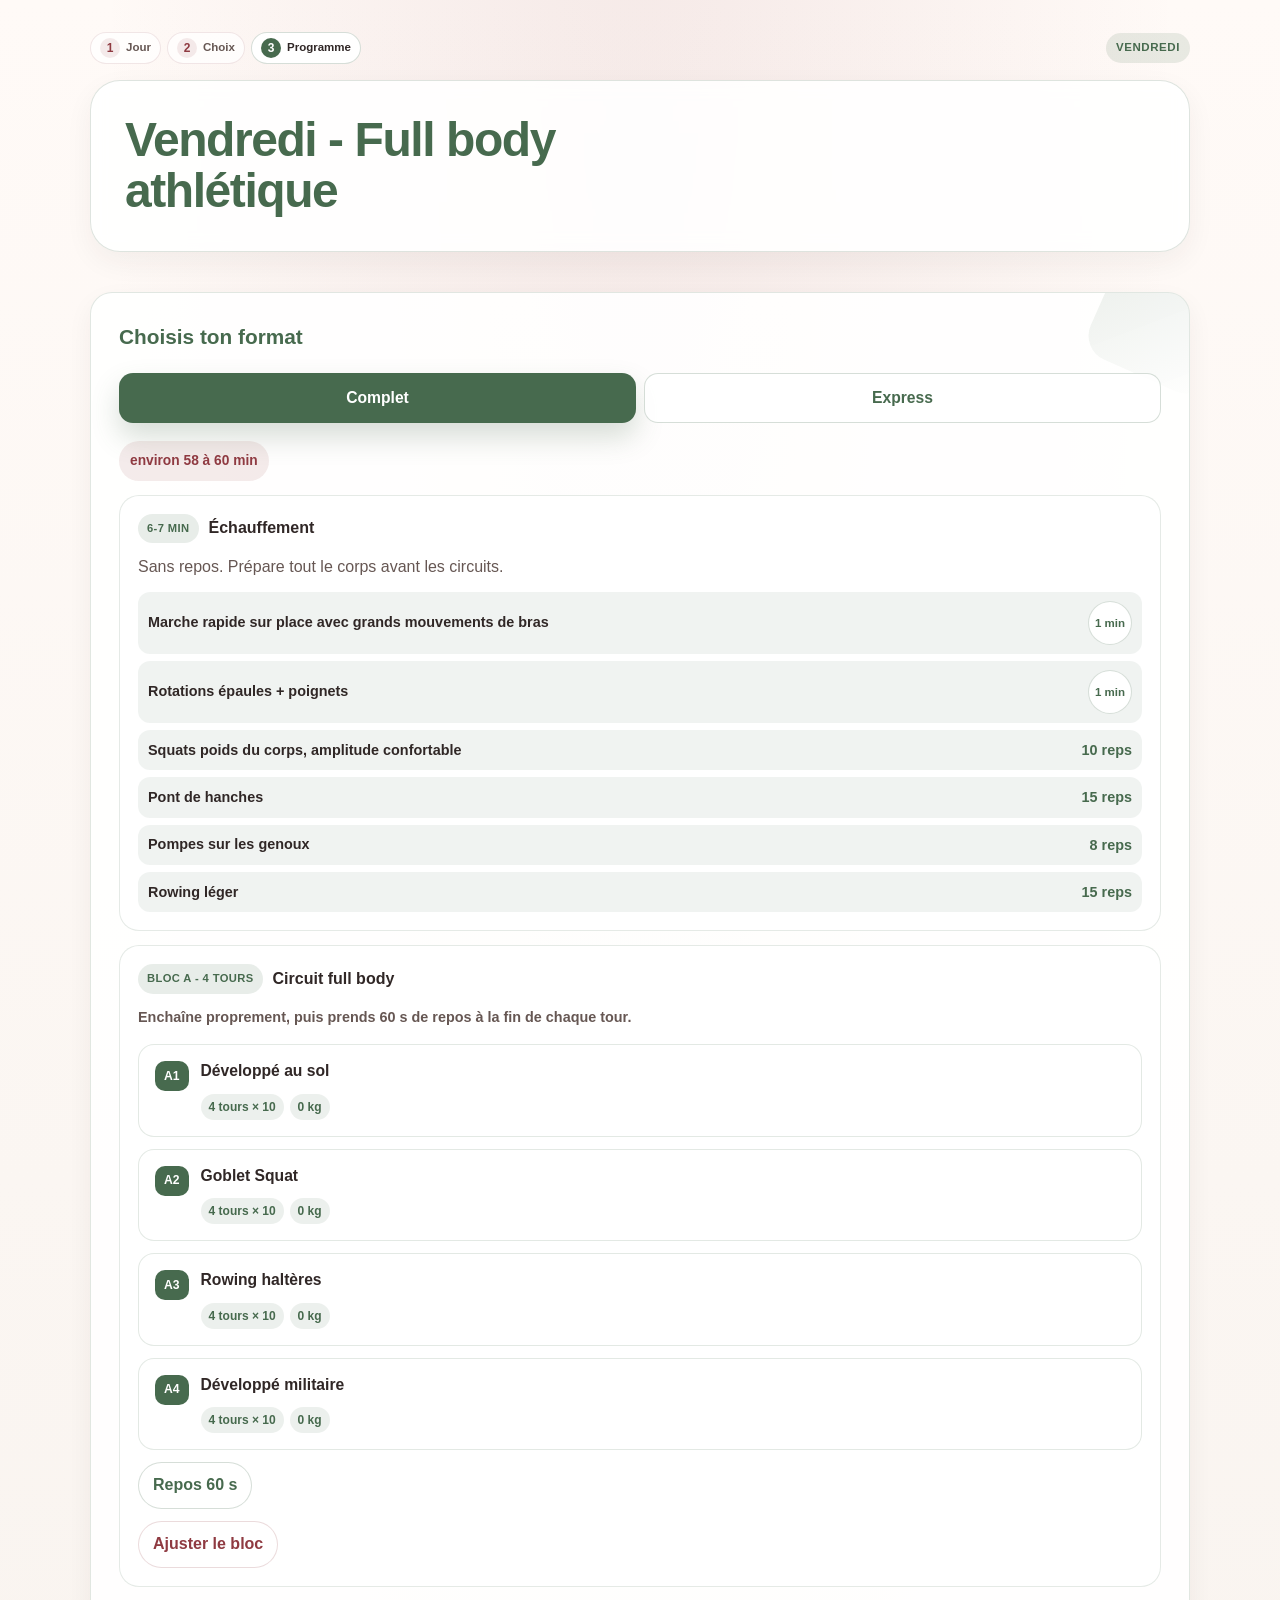
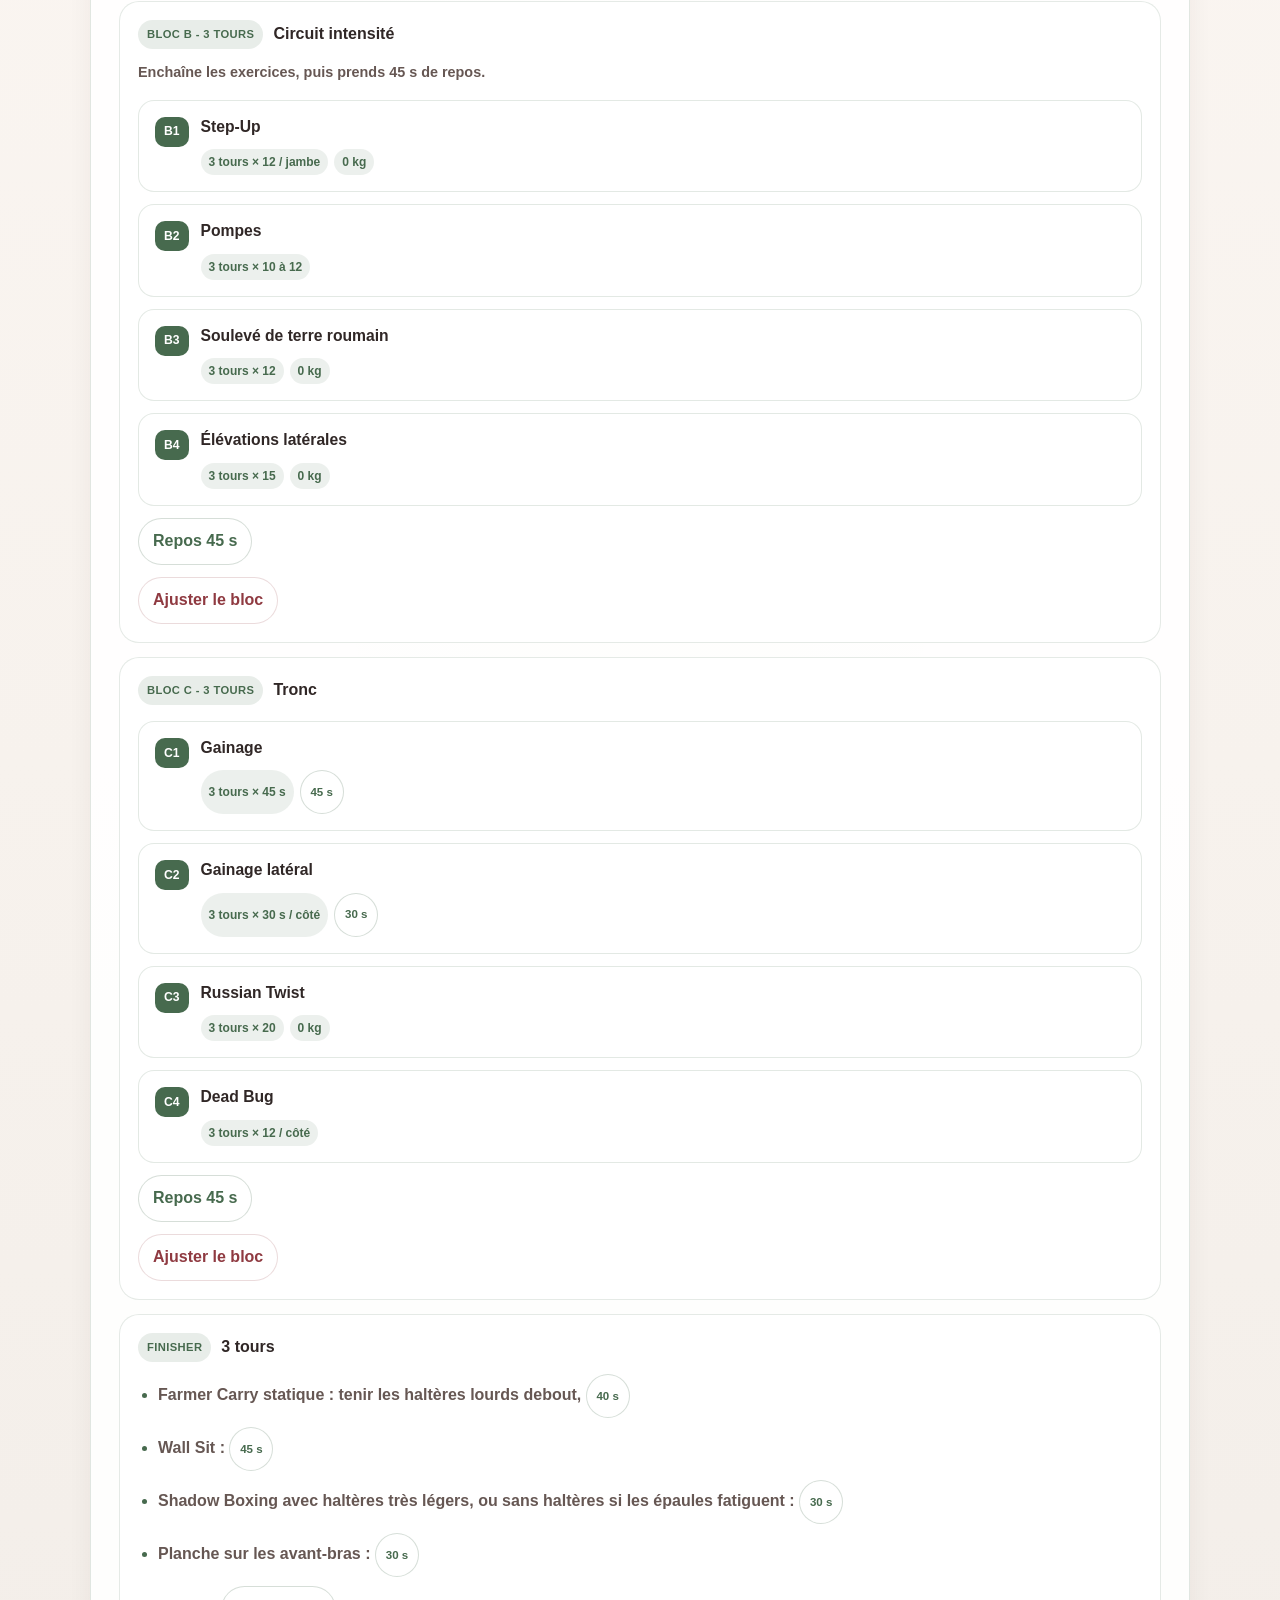
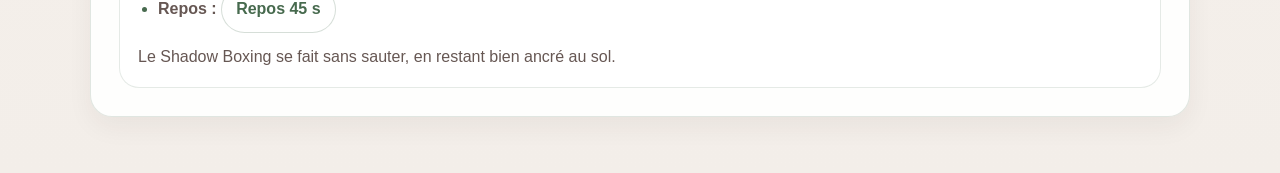
<file: muscu_vendredi.html>
<!DOCTYPE html>
<html lang="fr">
<head>
  <meta charset="UTF-8" />
  <meta name="viewport" content="width=device-width, initial-scale=1.0" />
  <title>Muscu Vendredi</title>
  <link href="style.css" rel="stylesheet" type="text/css" />
</head>
<body data-page-key="muscu-vendredi" data-legacy-page-keys="muscu-samedi">
  <main class="page routine-shell muscu-shell">
    <div class="topbar">
      <div class="progress-track" aria-label="Progression">
        <a href="index.html"><span class="progress-step"><strong>1</strong> Jour</span></a>
        <a href="jour_vendredi.html"><span class="progress-step"><strong>2</strong> Choix</span></a>
        <span class="progress-step active"><strong>3</strong> Programme</span>
      </div>
      <span class="day-chip">Vendredi</span>
    </div>

    <section class="hero muscu-hero">
      <h1>Vendredi - Full body athl&eacute;tique</h1>
    </section>

    <section class="muscu-layout">
      <article class="muscu-panel program-shell">
        <h2>Choisis ton format</h2>

        <div class="program-tabs" role="tablist" aria-label="Versions du programme du vendredi">
          <button class="program-tab active" id="program-tab-60" type="button" role="tab" aria-selected="true" aria-controls="program-panel-60" data-program-tab="version-60">
            <strong>Complet</strong>
          </button>
          <button class="program-tab" id="program-tab-45" type="button" role="tab" aria-selected="false" aria-controls="program-panel-45" data-program-tab="version-45">
            <strong>Express</strong>
          </button>
        </div>

        <div class="program-panels">
          <section class="program-panel active" id="program-panel-60" role="tabpanel" aria-labelledby="program-tab-60" data-program-panel="version-60">
            <button class="routine-duration" type="button" data-duration-edit title="Cliquer pour modifier la dur&eacute;e" data-duration-default="environ 58 &agrave; 60 min">environ 58 &agrave; 60 min</button>

            <section class="warmup-card">
              <div class="program-block-head">
                <span>6-7 min</span>
                <h3>&Eacute;chauffement</h3>
              </div>
              <p>Sans repos. Pr&eacute;pare tout le corps avant les circuits.</p>
              <div class="warmup-table">
                <div><span>Marche rapide sur place avec grands mouvements de bras</span><button class="work-timer" type="button" data-work-seconds="60" aria-label="Lancer un chrono de 1 min">1 min</button></div>
                <div><span>Rotations &eacute;paules + poignets</span><button class="work-timer" type="button" data-work-seconds="60" aria-label="Lancer un chrono de 1 min">1 min</button></div>
                <div><span>Squats poids du corps, amplitude confortable</span><strong>10 reps</strong></div>
                <div><span>Pont de hanches</span><strong>15 reps</strong></div>
                <div><span>Pompes sur les genoux</span><strong>8 reps</strong></div>
                <div><span>Rowing l&eacute;ger</span><strong>15 reps</strong></div>
              </div>
            </section>

            <section data-block-id="muscu-samedi-version-60-block-1" class="program-block">
              <div class="program-block-head">
                <span>Bloc A - 4 tours</span>
                <h3>Circuit full body</h3>
              </div>
              <p class="block-note">Encha&icirc;ne proprement, puis prends 60 s de repos &agrave; la fin de chaque tour.</p>
              <div class="workout-list">
                <div class="workout-card">
                  <span class="workout-index">A1</span>
                  <div class="exercise-main">
                    <div class="exercise-title">
                      <h3>D&eacute;velopp&eacute; au sol</h3>
                      <div class="exercise-meta">
                        <span class="meta-pill" data-reps-output>4 tours &times; 10</span>
                        <span class="meta-pill" data-load-output>0 kg</span>
                      </div>
                    </div>
                    
                    <div class="load-editor" data-load-form data-exercise-id="samedi-60-developpe-sol" data-adjust-panel hidden>
                      
                      <div class="load-row">
                        <label>Format de travail
                          <input type="text" value="4 tours &times; 10" data-reps-input />
                        </label>
                        <label>Charge (kg)
                          <input type="number" min="0" step="0.5" value="0" data-load-input />
                        </label>
                        <button class="mini-button primary" type="button" data-load-save>Enregistrer</button>
                        <div class="save-feedback" data-save-feedback hidden>Enregistr&eacute;</div>
                      </div>
                    </div>
                  </div>
                </div>

                <div class="workout-card">
                  <span class="workout-index">A2</span>
                  <div class="exercise-main">
                    <div class="exercise-title">
                      <h3>Goblet Squat</h3>
                      <div class="exercise-meta">
                        <span class="meta-pill" data-reps-output>4 tours &times; 10</span>
                        <span class="meta-pill" data-load-output>0 kg</span>
                      </div>
                    </div>
                    
                    <div class="load-editor" data-load-form data-exercise-id="samedi-60-goblet-squat" data-adjust-panel hidden>
                      
                      <div class="load-row">
                        <label>Format de travail
                          <input type="text" value="4 tours &times; 10" data-reps-input />
                        </label>
                        <label>Charge (kg)
                          <input type="number" min="0" step="0.5" value="0" data-load-input />
                        </label>
                        <button class="mini-button primary" type="button" data-load-save>Enregistrer</button>
                        <div class="save-feedback" data-save-feedback hidden>Enregistr&eacute;</div>
                      </div>
                    </div>
                  </div>
                </div>

                <div class="workout-card">
                  <span class="workout-index">A3</span>
                  <div class="exercise-main">
                    <div class="exercise-title">
                      <h3>Rowing halt&egrave;res</h3>
                      <div class="exercise-meta">
                        <span class="meta-pill" data-reps-output>4 tours &times; 10</span>
                        <span class="meta-pill" data-load-output>0 kg</span>
                      </div>
                    </div>
                    
                    <div class="load-editor" data-load-form data-exercise-id="samedi-60-rowing-halteres" data-adjust-panel hidden>
                      
                      <div class="load-row">
                        <label>Format de travail
                          <input type="text" value="4 tours &times; 10" data-reps-input />
                        </label>
                        <label>Charge (kg)
                          <input type="number" min="0" step="0.5" value="0" data-load-input />
                        </label>
                        <button class="mini-button primary" type="button" data-load-save>Enregistrer</button>
                        <div class="save-feedback" data-save-feedback hidden>Enregistr&eacute;</div>
                      </div>
                    </div>
                  </div>
                </div>

                <div class="workout-card">
                  <span class="workout-index">A4</span>
                  <div class="exercise-main">
                    <div class="exercise-title">
                      <h3>D&eacute;velopp&eacute; militaire</h3>
                      <div class="exercise-meta">
                        <span class="meta-pill" data-reps-output>4 tours &times; 10</span>
                        <span class="meta-pill" data-load-output>0 kg</span>
                        
                      </div>
                    </div>
                    
                    <div class="load-editor" data-load-form data-exercise-id="samedi-60-developpe-militaire" data-adjust-panel hidden><div class="load-row">
                        <label>Format de travail
                          <input type="text" value="4 tours &times; 10" data-reps-input />
                        </label>
                        <label>Charge (kg)
                          <input type="number" min="0" step="0.5" value="0" data-load-input />
                        </label>
                        <button class="mini-button primary" type="button" data-load-save>Enregistrer</button>
                        <div class="save-feedback" data-save-feedback hidden>Enregistr&eacute;</div>
                      </div>
                    </div>
                  </div>
                </div>
              </div>
            
              <button class="subblock-rest block-rest" type="button" data-rest-seconds="60" data-block-rest-id="vendredi-version-60-block-1" aria-label="Lancer un repos de 60 secondes">Repos 60 s</button>
              <div class="block-controls">
                <label class="block-rest-setting" data-block-rest-setting hidden>Repos (secondes)<input type="number" min="0" max="600" step="5" value="60" data-block-rest-input /></label>
                
                <button class="mini-button secondary" type="button" data-block-adjust-toggle aria-expanded="false">Ajuster le bloc</button>
                
              </div>
            </section>

            <section data-block-id="muscu-samedi-version-60-block-2" class="program-block">
              <div class="program-block-head">
                <span>Bloc B - 3 tours</span>
                <h3>Circuit intensit&eacute;</h3>
              </div>
              <p class="block-note">Encha&icirc;ne les exercices, puis prends 45 s de repos.</p>
              <div class="workout-list">
                <div class="workout-card">
                  <span class="workout-index">B1</span>
                  <div class="exercise-main">
                    <div class="exercise-title">
                      <h3>Step-Up</h3>
                      <div class="exercise-meta">
                        <span class="meta-pill" data-reps-output>3 tours &times; 12 / jambe</span>
                        <span class="meta-pill" data-load-output>0 kg</span>
                      </div>
                    </div>
                    
                    <div class="load-editor" data-load-form data-exercise-id="samedi-60-step-up" data-adjust-panel hidden>
                      
                      <div class="load-row">
                        <label>Format de travail
                          <input type="text" value="3 tours &times; 12 / jambe" data-reps-input />
                        </label>
                        <label>Charge (kg)
                          <input type="number" min="0" step="0.5" value="0" data-load-input />
                        </label>
                        <button class="mini-button primary" type="button" data-load-save>Enregistrer</button>
                        <div class="save-feedback" data-save-feedback hidden>Enregistr&eacute;</div>
                      </div>
                    </div>
                  </div>
                </div>

                <div class="workout-card">
                  <span class="workout-index">B2</span>
                  <div class="exercise-main">
                    <div class="exercise-title">
                      <h3>Pompes</h3>
                      <div class="exercise-meta">
                        <span class="meta-pill" data-reps-output>3 tours &times; 10 &agrave; 12</span>
                      </div>
                    </div>
                    
                    <div class="load-editor" data-load-form data-exercise-id="samedi-60-pompes" data-adjust-panel hidden>
                      
                      <div class="load-row">
                        <label>Format de travail
                          <input type="text" value="3 tours &times; 10 &agrave; 12" data-reps-input />
                        </label>
                        <button class="mini-button primary" type="button" data-load-save>Enregistrer</button>
                        <div class="save-feedback" data-save-feedback hidden>Enregistr&eacute;</div>
                      </div>
                    </div>
                  </div>
                </div>

                <div class="workout-card">
                  <span class="workout-index">B3</span>
                  <div class="exercise-main">
                    <div class="exercise-title">
                      <h3>Soulev&eacute; de terre roumain</h3>
                      <div class="exercise-meta">
                        <span class="meta-pill" data-reps-output>3 tours &times; 12</span>
                        <span class="meta-pill" data-load-output>0 kg</span>
                      </div>
                    </div>
                    
                    <div class="load-editor" data-load-form data-exercise-id="samedi-60-sdt-roumain" data-adjust-panel hidden>
                      
                      <div class="load-row">
                        <label>Format de travail
                          <input type="text" value="3 tours &times; 12" data-reps-input />
                        </label>
                        <label>Charge (kg)
                          <input type="number" min="0" step="0.5" value="0" data-load-input />
                        </label>
                        <button class="mini-button primary" type="button" data-load-save>Enregistrer</button>
                        <div class="save-feedback" data-save-feedback hidden>Enregistr&eacute;</div>
                      </div>
                    </div>
                  </div>
                </div>

                <div class="workout-card">
                  <span class="workout-index">B4</span>
                  <div class="exercise-main">
                    <div class="exercise-title">
                      <h3>&Eacute;l&eacute;vations lat&eacute;rales</h3>
                      <div class="exercise-meta">
                        <span class="meta-pill" data-reps-output>3 tours &times; 15</span>
                        <span class="meta-pill" data-load-output>0 kg</span>
                        
                      </div>
                    </div>
                    
                    <div class="load-editor" data-load-form data-exercise-id="samedi-60-elevations-laterales" data-adjust-panel hidden><div class="load-row">
                        <label>Format de travail
                          <input type="text" value="3 tours &times; 15" data-reps-input />
                        </label>
                        <label>Charge (kg)
                          <input type="number" min="0" step="0.5" value="0" data-load-input />
                        </label>
                        <button class="mini-button primary" type="button" data-load-save>Enregistrer</button>
                        <div class="save-feedback" data-save-feedback hidden>Enregistr&eacute;</div>
                      </div>
                    </div>
                  </div>
                </div>
              </div>
            
              <button class="subblock-rest block-rest" type="button" data-rest-seconds="45" data-block-rest-id="vendredi-version-60-block-2" aria-label="Lancer un repos de 45 secondes">Repos 45 s</button>
              <div class="block-controls">
                <label class="block-rest-setting" data-block-rest-setting hidden>Repos (secondes)<input type="number" min="0" max="600" step="5" value="45" data-block-rest-input /></label>
                
                <button class="mini-button secondary" type="button" data-block-adjust-toggle aria-expanded="false">Ajuster le bloc</button>
                
              </div>
            </section>

            <section data-block-id="muscu-samedi-version-60-block-3" class="program-block">
              <div class="program-block-head">
                <span>Bloc C - 3 tours</span>
                <h3>Tronc</h3>
              </div>
              <div class="workout-list">
                <div class="workout-card">
                  <span class="workout-index">C1</span>
                  <div class="exercise-main">
                    <div class="exercise-title">
                      <h3>Gainage</h3>
                      <div class="exercise-meta">
                        <span class="meta-pill" data-reps-output>3 tours &times; 45 s</span><button class="work-timer" type="button" data-work-seconds="45" aria-label="Lancer un chrono de 45 secondes">45 s</button>
                      </div>
                    </div>
                    
                    <div class="load-editor" data-load-form data-exercise-id="samedi-60-gainage" data-adjust-panel hidden>
                      
                      <div class="load-row">
                        <label>Format de travail
                          <input type="text" value="3 tours &times; 45 s" data-reps-input />
                        </label>
                        <button class="mini-button primary" type="button" data-load-save>Enregistrer</button>
                        <div class="save-feedback" data-save-feedback hidden>Enregistr&eacute;</div>
                      </div>
                    </div>
                  </div>
                </div>

                <div class="workout-card">
                  <span class="workout-index">C2</span>
                  <div class="exercise-main">
                    <div class="exercise-title">
                      <h3>Gainage lat&eacute;ral</h3>
                      <div class="exercise-meta">
                        <span class="meta-pill" data-reps-output>3 tours &times; 30 s / c&ocirc;t&eacute;</span><button class="work-timer" type="button" data-work-seconds="30" aria-label="Lancer un chrono de 30 secondes">30 s</button>
                      </div>
                    </div>
                    
                    <div class="load-editor" data-load-form data-exercise-id="samedi-60-gainage-lateral" data-adjust-panel hidden>
                      
                      <div class="load-row">
                        <label>Format de travail
                          <input type="text" value="3 tours &times; 30 s / c&ocirc;t&eacute;" data-reps-input />
                        </label>
                        <button class="mini-button primary" type="button" data-load-save>Enregistrer</button>
                        <div class="save-feedback" data-save-feedback hidden>Enregistr&eacute;</div>
                      </div>
                    </div>
                  </div>
                </div>

                <div class="workout-card">
                  <span class="workout-index">C3</span>
                  <div class="exercise-main">
                    <div class="exercise-title">
                      <h3>Russian Twist</h3>
                      <div class="exercise-meta">
                        <span class="meta-pill" data-reps-output>3 tours &times; 20</span>
                        <span class="meta-pill" data-load-output>0 kg</span>
                      </div>
                    </div>
                    
                    <div class="load-editor" data-load-form data-exercise-id="samedi-60-russian-twist" data-adjust-panel hidden>
                      
                      <div class="load-row">
                        <label>Format de travail
                          <input type="text" value="3 tours &times; 20" data-reps-input />
                        </label>
                        <label>Charge (kg)
                          <input type="number" min="0" step="0.5" value="0" data-load-input />
                        </label>
                        <button class="mini-button primary" type="button" data-load-save>Enregistrer</button>
                        <div class="save-feedback" data-save-feedback hidden>Enregistr&eacute;</div>
                      </div>
                    </div>
                  </div>
                </div>

                <div class="workout-card">
                  <span class="workout-index">C4</span>
                  <div class="exercise-main">
                    <div class="exercise-title">
                      <h3>Dead Bug</h3>
                      <div class="exercise-meta">
                        <span class="meta-pill" data-reps-output>3 tours &times; 12 / c&ocirc;t&eacute;</span>
                        
                      </div>
                    </div>
                    
                    <div class="load-editor" data-load-form data-exercise-id="samedi-60-dead-bug" data-adjust-panel hidden><div class="load-row">
                        <label>Format de travail
                          <input type="text" value="3 tours &times; 12 / c&ocirc;t&eacute;" data-reps-input />
                        </label>
                        <button class="mini-button primary" type="button" data-load-save>Enregistrer</button>
                        <div class="save-feedback" data-save-feedback hidden>Enregistr&eacute;</div>
                      </div>
                    </div>
                  </div>
                </div>
              </div>
            
              <button class="subblock-rest block-rest" type="button" data-rest-seconds="45" data-block-rest-id="vendredi-version-60-block-3" aria-label="Lancer un repos de 45 secondes">Repos 45 s</button>
              <div class="block-controls">
                <label class="block-rest-setting" data-block-rest-setting hidden>Repos (secondes)<input type="number" min="0" max="600" step="5" value="45" data-block-rest-input /></label>
                
                <button class="mini-button secondary" type="button" data-block-adjust-toggle aria-expanded="false">Ajuster le bloc</button>
                
              </div>
            </section>

            <section class="finisher-card">
              <div class="program-block-head">
                <span>Finisher</span>
                <h3>3 tours</h3>
              </div>
              <ul class="guidance-list">
                <li>Farmer Carry statique : tenir les halt&egrave;res lourds debout, <button class="work-timer" type="button" data-work-seconds="40" aria-label="Lancer un chrono de 40 s">40 s</button></li>
                <li>Wall Sit : <button class="work-timer" type="button" data-work-seconds="45" aria-label="Lancer un chrono de 45 s">45 s</button></li>
                <li>Shadow Boxing avec halt&egrave;res tr&egrave;s l&eacute;gers, ou sans halt&egrave;res si les &eacute;paules fatiguent : <button class="work-timer" type="button" data-work-seconds="30" aria-label="Lancer un chrono de 30 s">30 s</button></li>
                <li>Planche sur les avant-bras : <button class="work-timer" type="button" data-work-seconds="30" aria-label="Lancer un chrono de 30 s">30 s</button></li>
                <li>Repos : <button class="subblock-rest" type="button" data-rest-seconds="45" aria-label="Lancer un repos de 45 secondes">Repos 45 s</button></li>
              </ul>
              <p>Le Shadow Boxing se fait sans sauter, en restant bien ancr&eacute; au sol.</p>
            </section>
          </section>

          <section class="program-panel" id="program-panel-45" role="tabpanel" aria-labelledby="program-tab-45" data-program-panel="version-45" hidden>
            <button class="routine-duration" type="button" data-duration-edit title="Cliquer pour modifier la dur&eacute;e" data-duration-default="environ 45 min">environ 45 min</button>

            

            <section data-block-id="muscu-samedi-version-45-block-1" class="program-block">
              <div class="program-block-head">
                <span>Bloc A - 3 tours</span>
                <h3>Circuit full body</h3>
              </div>
              <p class="block-note">Encha&icirc;ne proprement, puis prends 60 s de repos &agrave; la fin de chaque tour.</p>
              <div class="workout-list">
                <div class="workout-card">
                  <span class="workout-index">A1</span>
                  <div class="exercise-main">
                    <div class="exercise-title">
                      <h3>D&eacute;velopp&eacute; au sol</h3>
                      <div class="exercise-meta">
                        <span class="meta-pill" data-reps-output>3 tours &times; 10</span>
                        <span class="meta-pill" data-load-output>0 kg</span>
                      </div>
                    </div>
                    
                    <div class="load-editor" data-load-form data-exercise-id="samedi-45-developpe-sol" data-adjust-panel hidden>
                      
                      <div class="load-row">
                        <label>Format de travail
                          <input type="text" value="3 tours &times; 10" data-reps-input />
                        </label>
                        <label>Charge (kg)
                          <input type="number" min="0" step="0.5" value="0" data-load-input />
                        </label>
                        <button class="mini-button primary" type="button" data-load-save>Enregistrer</button>
                        <div class="save-feedback" data-save-feedback hidden>Enregistr&eacute;</div>
                      </div>
                    </div>
                  </div>
                </div>

                <div class="workout-card">
                  <span class="workout-index">A2</span>
                  <div class="exercise-main">
                    <div class="exercise-title">
                      <h3>Goblet Squat</h3>
                      <div class="exercise-meta">
                        <span class="meta-pill" data-reps-output>3 tours &times; 10</span>
                        <span class="meta-pill" data-load-output>0 kg</span>
                      </div>
                    </div>
                    
                    <div class="load-editor" data-load-form data-exercise-id="samedi-45-goblet-squat" data-adjust-panel hidden>
                      
                      <div class="load-row">
                        <label>Format de travail
                          <input type="text" value="3 tours &times; 10" data-reps-input />
                        </label>
                        <label>Charge (kg)
                          <input type="number" min="0" step="0.5" value="0" data-load-input />
                        </label>
                        <button class="mini-button primary" type="button" data-load-save>Enregistrer</button>
                        <div class="save-feedback" data-save-feedback hidden>Enregistr&eacute;</div>
                      </div>
                    </div>
                  </div>
                </div>

                <div class="workout-card">
                  <span class="workout-index">A3</span>
                  <div class="exercise-main">
                    <div class="exercise-title">
                      <h3>Rowing halt&egrave;res</h3>
                      <div class="exercise-meta">
                        <span class="meta-pill" data-reps-output>3 tours &times; 10</span>
                        <span class="meta-pill" data-load-output>0 kg</span>
                      </div>
                    </div>
                    
                    <div class="load-editor" data-load-form data-exercise-id="samedi-45-rowing-halteres" data-adjust-panel hidden>
                      
                      <div class="load-row">
                        <label>Format de travail
                          <input type="text" value="3 tours &times; 10" data-reps-input />
                        </label>
                        <label>Charge (kg)
                          <input type="number" min="0" step="0.5" value="0" data-load-input />
                        </label>
                        <button class="mini-button primary" type="button" data-load-save>Enregistrer</button>
                        <div class="save-feedback" data-save-feedback hidden>Enregistr&eacute;</div>
                      </div>
                    </div>
                  </div>
                </div>

                <div class="workout-card">
                  <span class="workout-index">A4</span>
                  <div class="exercise-main">
                    <div class="exercise-title">
                      <h3>D&eacute;velopp&eacute; militaire</h3>
                      <div class="exercise-meta">
                        <span class="meta-pill" data-reps-output>3 tours &times; 10</span>
                        <span class="meta-pill" data-load-output>0 kg</span>
                        
                      </div>
                    </div>
                    
                    <div class="load-editor" data-load-form data-exercise-id="samedi-45-developpe-militaire" data-adjust-panel hidden><div class="load-row">
                        <label>Format de travail
                          <input type="text" value="3 tours &times; 10" data-reps-input />
                        </label>
                        <label>Charge (kg)
                          <input type="number" min="0" step="0.5" value="0" data-load-input />
                        </label>
                        <button class="mini-button primary" type="button" data-load-save>Enregistrer</button>
                        <div class="save-feedback" data-save-feedback hidden>Enregistr&eacute;</div>
                      </div>
                    </div>
                  </div>
                </div>
              </div>
            
              <button class="subblock-rest block-rest" type="button" data-rest-seconds="60" data-block-rest-id="vendredi-version-45-block-1" aria-label="Lancer un repos de 60 secondes">Repos 60 s</button>
              <div class="block-controls">
                <label class="block-rest-setting" data-block-rest-setting hidden>Repos (secondes)<input type="number" min="0" max="600" step="5" value="60" data-block-rest-input /></label>
                
                <button class="mini-button secondary" type="button" data-block-adjust-toggle aria-expanded="false">Ajuster le bloc</button>
                
              </div>
            </section>

            <section data-block-id="muscu-samedi-version-45-block-2" class="program-block">
              <div class="program-block-head">
                <span>Bloc B - 2 tours</span>
                <h3>Circuit intensit&eacute;</h3>
              </div>
              <p class="block-note">Encha&icirc;ne les exercices, puis prends 45 s de repos.</p>
              <div class="workout-list">
                <div class="workout-card">
                  <span class="workout-index">B1</span>
                  <div class="exercise-main">
                    <div class="exercise-title">
                      <h3>Step-Up</h3>
                      <div class="exercise-meta">
                        <span class="meta-pill" data-reps-output>2 tours &times; 12 / jambe</span>
                        <span class="meta-pill" data-load-output>0 kg</span>
                      </div>
                    </div>
                    
                    <div class="load-editor" data-load-form data-exercise-id="samedi-45-step-up" data-adjust-panel hidden>
                      
                      <div class="load-row">
                        <label>Format de travail
                          <input type="text" value="2 tours &times; 12 / jambe" data-reps-input />
                        </label>
                        <label>Charge (kg)
                          <input type="number" min="0" step="0.5" value="0" data-load-input />
                        </label>
                        <button class="mini-button primary" type="button" data-load-save>Enregistrer</button>
                        <div class="save-feedback" data-save-feedback hidden>Enregistr&eacute;</div>
                      </div>
                    </div>
                  </div>
                </div>

                <div class="workout-card">
                  <span class="workout-index">B2</span>
                  <div class="exercise-main">
                    <div class="exercise-title">
                      <h3>Pompes</h3>
                      <div class="exercise-meta">
                        <span class="meta-pill" data-reps-output>2 tours &times; 10 &agrave; 12</span>
                      </div>
                    </div>
                    
                    <div class="load-editor" data-load-form data-exercise-id="samedi-45-pompes" data-adjust-panel hidden>
                      
                      <div class="load-row">
                        <label>Format de travail
                          <input type="text" value="2 tours &times; 10 &agrave; 12" data-reps-input />
                        </label>
                        <button class="mini-button primary" type="button" data-load-save>Enregistrer</button>
                        <div class="save-feedback" data-save-feedback hidden>Enregistr&eacute;</div>
                      </div>
                    </div>
                  </div>
                </div>

                <div class="workout-card">
                  <span class="workout-index">B3</span>
                  <div class="exercise-main">
                    <div class="exercise-title">
                      <h3>Soulev&eacute; de terre roumain</h3>
                      <div class="exercise-meta">
                        <span class="meta-pill" data-reps-output>2 tours &times; 12</span>
                        <span class="meta-pill" data-load-output>0 kg</span>
                      </div>
                    </div>
                    
                    <div class="load-editor" data-load-form data-exercise-id="samedi-45-sdt-roumain" data-adjust-panel hidden>
                      
                      <div class="load-row">
                        <label>Format de travail
                          <input type="text" value="2 tours &times; 12" data-reps-input />
                        </label>
                        <label>Charge (kg)
                          <input type="number" min="0" step="0.5" value="0" data-load-input />
                        </label>
                        <button class="mini-button primary" type="button" data-load-save>Enregistrer</button>
                        <div class="save-feedback" data-save-feedback hidden>Enregistr&eacute;</div>
                      </div>
                    </div>
                  </div>
                </div>

                <div class="workout-card">
                  <span class="workout-index">B4</span>
                  <div class="exercise-main">
                    <div class="exercise-title">
                      <h3>&Eacute;l&eacute;vations lat&eacute;rales</h3>
                      <div class="exercise-meta">
                        <span class="meta-pill" data-reps-output>2 tours &times; 15</span>
                        <span class="meta-pill" data-load-output>0 kg</span>
                        
                      </div>
                    </div>
                    
                    <div class="load-editor" data-load-form data-exercise-id="samedi-45-elevations-laterales" data-adjust-panel hidden><div class="load-row">
                        <label>Format de travail
                          <input type="text" value="2 tours &times; 15" data-reps-input />
                        </label>
                        <label>Charge (kg)
                          <input type="number" min="0" step="0.5" value="0" data-load-input />
                        </label>
                        <button class="mini-button primary" type="button" data-load-save>Enregistrer</button>
                        <div class="save-feedback" data-save-feedback hidden>Enregistr&eacute;</div>
                      </div>
                    </div>
                  </div>
                </div>
              </div>
            
              <button class="subblock-rest block-rest" type="button" data-rest-seconds="45" data-block-rest-id="vendredi-version-45-block-2" aria-label="Lancer un repos de 45 secondes">Repos 45 s</button>
              <div class="block-controls">
                <label class="block-rest-setting" data-block-rest-setting hidden>Repos (secondes)<input type="number" min="0" max="600" step="5" value="45" data-block-rest-input /></label>
                
                <button class="mini-button secondary" type="button" data-block-adjust-toggle aria-expanded="false">Ajuster le bloc</button>
                
              </div>
            </section>

            <section data-block-id="muscu-samedi-version-45-block-3" class="program-block">
              <div class="program-block-head">
                <span>Bloc C - 3 tours</span>
                <h3>Tronc</h3>
              </div>
              <div class="workout-list">
                <div class="workout-card">
                  <span class="workout-index">C1</span>
                  <div class="exercise-main">
                    <div class="exercise-title">
                      <h3>Gainage</h3>
                      <div class="exercise-meta">
                        <span class="meta-pill" data-reps-output>3 tours &times; 45 s</span><button class="work-timer" type="button" data-work-seconds="45" aria-label="Lancer un chrono de 45 secondes">45 s</button>
                      </div>
                    </div>
                    
                    <div class="load-editor" data-load-form data-exercise-id="samedi-45-gainage" data-adjust-panel hidden>
                      
                      <div class="load-row">
                        <label>Format de travail
                          <input type="text" value="3 tours &times; 45 s" data-reps-input />
                        </label>
                        <button class="mini-button primary" type="button" data-load-save>Enregistrer</button>
                        <div class="save-feedback" data-save-feedback hidden>Enregistr&eacute;</div>
                      </div>
                    </div>
                  </div>
                </div>

                <div class="workout-card">
                  <span class="workout-index">C2</span>
                  <div class="exercise-main">
                    <div class="exercise-title">
                      <h3>Gainage lat&eacute;ral</h3>
                      <div class="exercise-meta">
                        <span class="meta-pill" data-reps-output>3 tours &times; 30 s / c&ocirc;t&eacute;</span><button class="work-timer" type="button" data-work-seconds="30" aria-label="Lancer un chrono de 30 secondes">30 s</button>
                      </div>
                    </div>
                    
                    <div class="load-editor" data-load-form data-exercise-id="samedi-45-gainage-lateral" data-adjust-panel hidden>
                      
                      <div class="load-row">
                        <label>Format de travail
                          <input type="text" value="3 tours &times; 30 s / c&ocirc;t&eacute;" data-reps-input />
                        </label>
                        <button class="mini-button primary" type="button" data-load-save>Enregistrer</button>
                        <div class="save-feedback" data-save-feedback hidden>Enregistr&eacute;</div>
                      </div>
                    </div>
                  </div>
                </div>

                <div class="workout-card">
                  <span class="workout-index">C3</span>
                  <div class="exercise-main">
                    <div class="exercise-title">
                      <h3>Russian Twist</h3>
                      <div class="exercise-meta">
                        <span class="meta-pill" data-reps-output>3 tours &times; 20</span>
                        <span class="meta-pill" data-load-output>0 kg</span>
                      </div>
                    </div>
                    
                    <div class="load-editor" data-load-form data-exercise-id="samedi-45-russian-twist" data-adjust-panel hidden>
                      
                      <div class="load-row">
                        <label>Format de travail
                          <input type="text" value="3 tours &times; 20" data-reps-input />
                        </label>
                        <label>Charge (kg)
                          <input type="number" min="0" step="0.5" value="0" data-load-input />
                        </label>
                        <button class="mini-button primary" type="button" data-load-save>Enregistrer</button>
                        <div class="save-feedback" data-save-feedback hidden>Enregistr&eacute;</div>
                      </div>
                    </div>
                  </div>
                </div>

                <div class="workout-card">
                  <span class="workout-index">C4</span>
                  <div class="exercise-main">
                    <div class="exercise-title">
                      <h3>Dead Bug</h3>
                      <div class="exercise-meta">
                        <span class="meta-pill" data-reps-output>3 tours &times; 12 / c&ocirc;t&eacute;</span>
                        
                      </div>
                    </div>
                    
                    <div class="load-editor" data-load-form data-exercise-id="samedi-45-dead-bug" data-adjust-panel hidden><div class="load-row">
                        <label>Format de travail
                          <input type="text" value="3 tours &times; 12 / c&ocirc;t&eacute;" data-reps-input />
                        </label>
                        <button class="mini-button primary" type="button" data-load-save>Enregistrer</button>
                        <div class="save-feedback" data-save-feedback hidden>Enregistr&eacute;</div>
                      </div>
                    </div>
                  </div>
                </div>
              </div>
            
              <button class="subblock-rest block-rest" type="button" data-rest-seconds="45" data-block-rest-id="vendredi-version-45-block-3" aria-label="Lancer un repos de 45 secondes">Repos 45 s</button>
              <div class="block-controls">
                <label class="block-rest-setting" data-block-rest-setting hidden>Repos (secondes)<input type="number" min="0" max="600" step="5" value="45" data-block-rest-input /></label>
                
                <button class="mini-button secondary" type="button" data-block-adjust-toggle aria-expanded="false">Ajuster le bloc</button>
                
              </div>
            </section>

            <section class="finisher-card">
              <div class="program-block-head">
                <span>Finisher</span>
                <h3>2 tours</h3>
              </div>
              <ul class="guidance-list">
                <li>Farmer Carry statique : tenir les halt&egrave;res lourds debout, <button class="work-timer" type="button" data-work-seconds="40" aria-label="Lancer un chrono de 40 s">40 s</button></li>
                <li>Wall Sit : <button class="work-timer" type="button" data-work-seconds="45" aria-label="Lancer un chrono de 45 s">45 s</button></li>
                <li>Shadow Boxing avec halt&egrave;res tr&egrave;s l&eacute;gers, ou sans halt&egrave;res si les &eacute;paules fatiguent : <button class="work-timer" type="button" data-work-seconds="30" aria-label="Lancer un chrono de 30 s">30 s</button></li>
                <li>Planche sur les avant-bras : <button class="work-timer" type="button" data-work-seconds="30" aria-label="Lancer un chrono de 30 s">30 s</button></li>
                <li>Repos : <button class="subblock-rest" type="button" data-rest-seconds="45" aria-label="Lancer un repos de 45 secondes">Repos 45 s</button></li>
              </ul>
            </section>
          </section>

          
        </div>

        
      </article>

      
    </section>
  </main>
  <script src="muscu.js"></script>
</body>
</html>
</file>
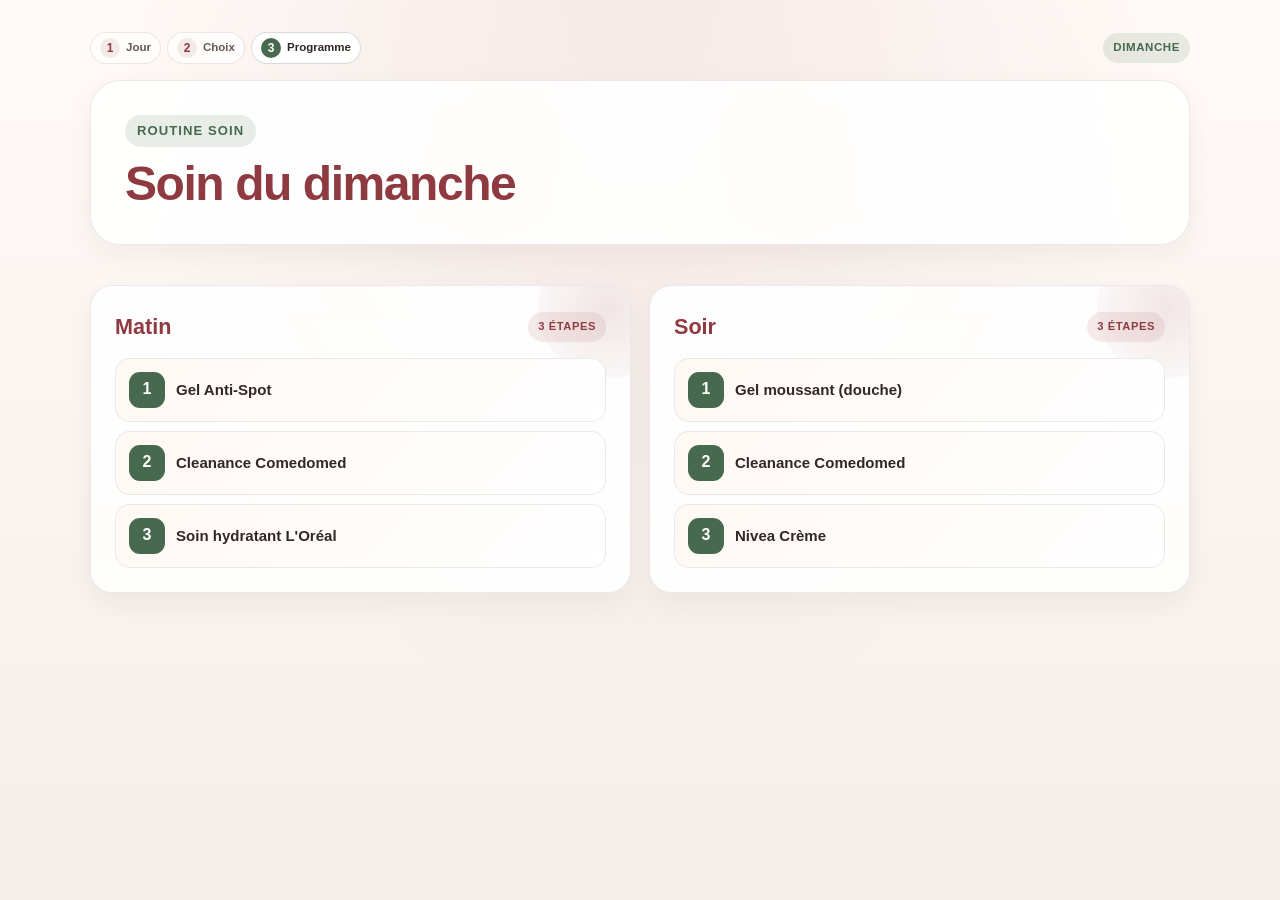
<file: soin_dimanche.html>
<!DOCTYPE html>
<html lang="fr">
<head>
  <meta charset="UTF-8" />
  <meta name="viewport" content="width=device-width, initial-scale=1.0" />
  <title>Soin Dimanche</title>
  <link href="style.css" rel="stylesheet" type="text/css" />
</head>
<body>
  <main class="page routine-shell">
    <div class="topbar">
      <div class="progress-track" aria-label="Progression">
        <a href="index.html"><span class="progress-step"><strong>1</strong> Jour</span></a>
        <a href="jour_dimanche.html"><span class="progress-step"><strong>2</strong> Choix</span></a>
        <span class="progress-step active"><strong>3</strong> Programme</span>
      </div>
      <span class="day-chip">Dimanche</span>
    </div>

    <section class="hero">
      <span class="eyebrow">Routine soin</span>
      <h1>Soin du dimanche</h1>
    </section>

    <section class="section-grid">
      <article class="routine-section">
        <div class="section-head">
          <h2>Matin</h2>
          <span class="section-badge">3 &eacute;tapes</span>
        </div>
        <div class="steps">
          <div class="step-card"><span class="step-index">1</span><div><h3>Gel Anti-Spot</h3></div></div>
          <div class="step-card"><span class="step-index">2</span><div><h3>Cleanance Comedomed</h3></div></div>
          <div class="step-card"><span class="step-index">3</span><div><h3>Soin hydratant L&#39;Or&eacute;al</h3></div></div>
        </div>
      </article>

      <article class="routine-section">
        <div class="section-head">
          <h2>Soir</h2>
          <span class="section-badge">3 &eacute;tapes</span>
        </div>
        <div class="steps">
          <div class="step-card"><span class="step-index">1</span><div><h3>Gel moussant (douche)</h3></div></div>
          <div class="step-card"><span class="step-index">2</span><div><h3>Cleanance Comedomed</h3></div></div>
          <div class="step-card"><span class="step-index">3</span><div><h3>Nivea Cr&egrave;me</h3></div></div>
        </div>
      </article>
    </section>
  </main>
</body>
</html>
</file>
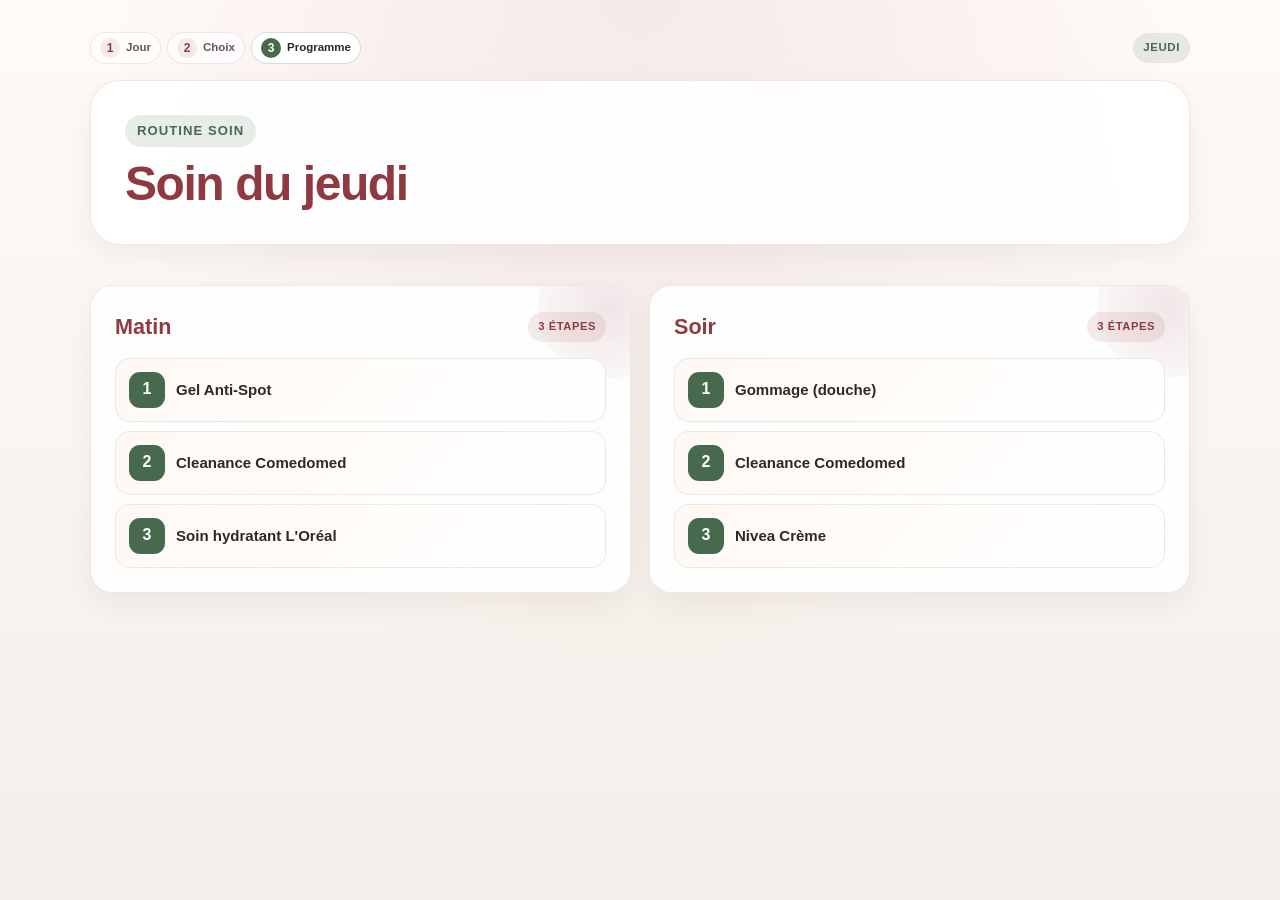
<file: soin_jeudi.html>
<!DOCTYPE html>
<html lang="fr">
<head>
  <meta charset="UTF-8" />
  <meta name="viewport" content="width=device-width, initial-scale=1.0" />
  <title>Soin Jeudi</title>
  <link href="style.css" rel="stylesheet" type="text/css" />
</head>
<body>
  <main class="page routine-shell">
    <div class="topbar">
      <div class="progress-track" aria-label="Progression">
        <a href="index.html"><span class="progress-step"><strong>1</strong> Jour</span></a>
        <a href="jour_jeudi.html"><span class="progress-step"><strong>2</strong> Choix</span></a>
        <span class="progress-step active"><strong>3</strong> Programme</span>
      </div>
      <span class="day-chip">Jeudi</span>
    </div>

    <section class="hero">
      <span class="eyebrow">Routine soin</span>
      <h1>Soin du jeudi</h1>
    </section>

    <section class="section-grid">
      <article class="routine-section">
        <div class="section-head">
          <h2>Matin</h2>
          <span class="section-badge">3 &eacute;tapes</span>
        </div>
        <div class="steps">
          <div class="step-card"><span class="step-index">1</span><div><h3>Gel Anti-Spot</h3></div></div>
          <div class="step-card"><span class="step-index">2</span><div><h3>Cleanance Comedomed</h3></div></div>
          <div class="step-card"><span class="step-index">3</span><div><h3>Soin hydratant L&#39;Or&eacute;al</h3></div></div>
        </div>
      </article>

      <article class="routine-section">
        <div class="section-head">
          <h2>Soir</h2>
          <span class="section-badge">3 &eacute;tapes</span>
        </div>
        <div class="steps">
          <div class="step-card"><span class="step-index">1</span><div><h3>Gommage (douche)</h3></div></div>
          <div class="step-card"><span class="step-index">2</span><div><h3>Cleanance Comedomed</h3></div></div>
          <div class="step-card"><span class="step-index">3</span><div><h3>Nivea Cr&egrave;me</h3></div></div>
        </div>
      </article>
    </section>
  </main>
</body>
</html>
</file>
<file: style.css>
:root {
  --bg-cream: #f6f0ea;
  --bg-cream-soft: #fffaf6;
  --paper: rgba(255, 255, 255, 0.9);
  --paper-strong: rgba(255, 255, 255, 0.96);
  --ink: #302726;
  --muted: #665753;
  --bordeaux: #8f3a41;
  --bordeaux-soft: rgba(143, 58, 65, 0.12);
  --bordeaux-line: rgba(143, 58, 65, 0.18);
  --green: #476a4e;
  --green-soft: rgba(71, 106, 78, 0.12);
  --green-line: rgba(71, 106, 78, 0.22);
  --shadow: rgba(48, 39, 38, 0.08);
  --shadow-strong: rgba(48, 39, 38, 0.14);
  --radius-xl: 30px;
  --radius-lg: 24px;
  --radius-md: 18px;
}

body {
  margin: 0;
  font-family: "Segoe UI", Arial, sans-serif;
  line-height: 1.6;
  background:
    radial-gradient(circle at top, rgba(143, 58, 65, 0.14), transparent 35%),
    linear-gradient(180deg, var(--bg-cream-soft) 0%, var(--bg-cream) 100%);
  color: var(--ink);
}

a {
  color: inherit;
}

.page {
  width: min(1100px, calc(100% - 32px));
  margin: 0 auto;
  padding: 36px 0 64px;
}

.hero {
  margin-bottom: 32px;
  padding: 34px;
  border: 1px solid var(--bordeaux-soft);
  border-radius: var(--radius-xl);
  background: rgba(255, 255, 255, 0.84);
  box-shadow: 0 18px 40px var(--shadow);
  backdrop-filter: blur(8px);
}

.eyebrow {
  display: inline-block;
  margin: 0 0 12px;
  padding: 6px 12px;
  border-radius: 999px;
  background: var(--green-soft);
  color: var(--green);
  font-size: 0.82rem;
  font-weight: 700;
  letter-spacing: 0.08em;
  text-transform: uppercase;
}

.hero h1 {
  margin: 0;
  color: var(--bordeaux);
  font-size: clamp(2.2rem, 4.3vw, 3.8rem);
  line-height: 0.98;
  letter-spacing: -0.03em;
}

.hero p {
  max-width: 700px;
  margin: 14px 0 0;
  font-size: 1.04rem;
  color: var(--muted);
}

.jours-grid {
  display: grid;
  grid-template-columns: repeat(auto-fit, minmax(220px, 1fr));
  gap: 18px;
}

.routine-shell {
  display: grid;
  gap: 24px;
}

.progress-track {
  display: flex;
  flex-wrap: wrap;
  gap: 10px;
  align-items: center;
  margin: -4px 0 2px;
}

.progress-step {
  display: inline-flex;
  align-items: center;
  gap: 8px;
  padding: 8px 14px;
  border: 1px solid var(--bordeaux-soft);
  border-radius: 999px;
  background: rgba(255, 255, 255, 0.72);
  color: var(--muted);
  font-size: 0.86rem;
  font-weight: 700;
}

.progress-step strong {
  display: inline-grid;
  place-items: center;
  width: 24px;
  height: 24px;
  border-radius: 999px;
  background: rgba(143, 58, 65, 0.1);
  color: var(--bordeaux);
  font-size: 0.75rem;
}

.progress-step.active {
  border-color: var(--green-line);
  background: rgba(255, 255, 255, 0.94);
  color: var(--ink);
}

.progress-step.active strong {
  background: var(--green);
  color: #fff;
}

.topbar {
  display: flex;
  align-items: center;
  justify-content: space-between;
  gap: 16px;
  margin-bottom: 8px;
}

.topbar-actions {
  display: flex;
  flex-wrap: wrap;
  gap: 12px;
}

.back-link {
  display: inline-flex;
  align-items: center;
  gap: 8px;
  padding: 11px 18px;
  border: 1px solid var(--bordeaux-line);
  border-radius: 999px;
  background: rgba(255, 255, 255, 0.84);
  text-decoration: none;
  color: var(--bordeaux);
  font-weight: 700;
  box-shadow: 0 10px 24px rgba(48, 39, 38, 0.06);
  transition: transform 180ms ease, box-shadow 180ms ease, border-color 180ms ease, background-color 180ms ease;
}

.back-link:hover,
.back-link:focus-visible {
  transform: translateY(-2px);
  border-color: rgba(71, 106, 78, 0.3);
  box-shadow: 0 14px 28px rgba(48, 39, 38, 0.1);
  background: rgba(255, 255, 255, 0.96);
  outline: none;
}

.back-link.secondary {
  color: var(--green);
  border-color: var(--green-line);
}

.day-chip {
  display: inline-flex;
  align-items: center;
  padding: 8px 14px;
  border-radius: 999px;
  background: var(--green-soft);
  color: var(--green);
  font-size: 0.85rem;
  font-weight: 700;
  letter-spacing: 0.05em;
  text-transform: uppercase;
}

.section-grid {
  display: grid;
  grid-template-columns: repeat(auto-fit, minmax(280px, 1fr));
  gap: 20px;
}

.choice-grid {
  display: grid;
  grid-template-columns: repeat(auto-fit, minmax(260px, 1fr));
  gap: 20px;
}

.choice-card {
  position: relative;
  overflow: hidden;
  padding: 26px;
  border: 1px solid var(--bordeaux-soft);
  border-radius: var(--radius-xl);
  background: linear-gradient(150deg, var(--paper-strong), rgba(248, 240, 235, 0.94));
  box-shadow: 0 18px 36px var(--shadow);
}

.choice-card::before {
  content: "";
  position: absolute;
  top: -38px;
  right: -38px;
  width: 120px;
  height: 120px;
  border-radius: 28px;
  transform: rotate(22deg);
  background: linear-gradient(135deg, rgba(143, 58, 65, 0.1), rgba(143, 58, 65, 0));
}

.choice-card::after {
  content: "";
  position: absolute;
  left: 24px;
  bottom: 0;
  width: 70%;
  height: 5px;
  border-radius: 999px;
  background: linear-gradient(90deg, var(--green) 0%, rgba(71, 106, 78, 0) 100%);
}

.choice-card h2 {
  margin: 0 0 10px;
  color: var(--ink);
  font-size: 1.6rem;
}

.choice-card p {
  margin: 0 0 18px;
  color: var(--muted);
}

.choice-pill {
  display: inline-flex;
  align-items: center;
  margin-bottom: 16px;
  padding: 7px 12px;
  border-radius: 999px;
  background: var(--green-soft);
  color: var(--green);
  font-size: 0.78rem;
  font-weight: 700;
  letter-spacing: 0.05em;
  text-transform: uppercase;
}

.choice-button {
  display: inline-flex;
  align-items: center;
  justify-content: center;
  min-width: 170px;
  padding: 14px 20px;
  border-radius: 999px;
  text-decoration: none;
  font-weight: 700;
  transition: transform 180ms ease, box-shadow 180ms ease, border-color 180ms ease;
}

.choice-button.primary {
  border: 1px solid var(--green-line);
  background: var(--green);
  color: #fff;
  box-shadow: 0 14px 28px rgba(71, 106, 78, 0.2);
}

.choice-button.primary:hover,
.choice-button.primary:focus-visible {
  transform: translateY(-2px);
  box-shadow: 0 18px 32px rgba(71, 106, 78, 0.28);
  outline: none;
}

.choice-button.disabled {
  border: 1px solid rgba(47, 38, 36, 0.1);
  background: #ebe5e2;
  color: #9a8c86;
  cursor: not-allowed;
  box-shadow: none;
}

.muscu-hero {
  border-color: rgba(71, 106, 78, 0.18);
  background:
    radial-gradient(circle at top right, rgba(71, 106, 78, 0.18), transparent 34%),
    radial-gradient(circle at bottom left, rgba(143, 58, 65, 0.08), transparent 32%),
    rgba(255, 255, 255, 0.9);
}

.muscu-hero h1 {
  color: var(--green);
}

.muscu-layout {
  display: grid;
  grid-template-columns: minmax(0, 1fr);
  gap: 20px;
}

.muscu-shell {
  display: grid;
  gap: 20px;
}

.program-shell {
  display: grid;
  gap: 18px;
}

.program-tabs {
  position: relative;
  z-index: 1;
  display: grid;
  grid-template-columns: repeat(2, minmax(0, 1fr));
  gap: 10px;
  margin-top: 4px;
}

.program-tab {
  display: grid;
  gap: 3px;
  padding: 13px 14px;
  border: 1px solid var(--green-line);
  border-radius: 18px;
  background: rgba(255, 255, 255, 0.76);
  color: var(--green);
  font: inherit;
  text-align: left;
  cursor: pointer;
  transition: transform 180ms ease, box-shadow 180ms ease, background-color 180ms ease, border-color 180ms ease;
}

.program-tab strong {
  color: inherit;
  font-size: 1.08rem;
  line-height: 1.1;
}

.program-tab span {
  color: var(--muted);
  font-size: 0.82rem;
  font-weight: 700;
}

.program-tab:hover,
.program-tab:focus-visible {
  transform: translateY(-2px);
  box-shadow: 0 12px 22px rgba(71, 106, 78, 0.14);
  outline: none;
}

.program-tab.active {
  border-color: rgba(71, 106, 78, 0.42);
  background: var(--green);
  color: #fff;
  box-shadow: 0 14px 28px rgba(71, 106, 78, 0.22);
}

.program-tab.active span {
  color: rgba(255, 255, 255, 0.78);
}

.program-panels,
.program-panel {
  position: relative;
  z-index: 1;
}

.program-panel {
  display: grid;
  gap: 18px;
  margin-top: 4px;
}

.program-panel[hidden] {
  display: none;
}

.routine-duration {
  display: inline-flex;
  width: fit-content;
  padding: 8px 13px;
  border-radius: 999px;
  background: rgba(143, 58, 65, 0.1);
  color: var(--bordeaux);
  font-size: 0.86rem;
  font-weight: 800;
  border: 0;
  font-family: inherit;
  cursor: pointer;
  text-align: left;
}

.routine-duration:hover,
.routine-duration:focus-visible {
  outline: 2px solid var(--bordeaux-line);
  outline-offset: 2px;
}

.program-block,
.warmup-card,
.finisher-card,
.minimum-card {
  position: relative;
  z-index: 1;
  display: grid;
  gap: 14px;
  padding: 18px;
  border: 1px solid rgba(71, 106, 78, 0.14);
  border-radius: 22px;
  background: rgba(255, 255, 255, 0.72);
}

.minimum-card {
  margin-top: 4px;
  border-color: rgba(143, 58, 65, 0.2);
  background: linear-gradient(145deg, rgba(255, 248, 244, 0.9), rgba(255, 255, 255, 0.86));
}

.program-block-head {
  display: flex;
  flex-wrap: wrap;
  align-items: center;
  justify-content: space-between;
  gap: 10px;
}

.program-block-head span {
  display: inline-flex;
  align-items: center;
  padding: 7px 11px;
  border-radius: 999px;
  background: var(--green-soft);
  color: var(--green);
  font-size: 0.78rem;
  font-weight: 800;
  text-transform: uppercase;
  letter-spacing: 0.05em;
}

.program-block-head h3 {
  margin: 0;
  color: var(--ink);
  font-size: 1.12rem;
}

.block-note {
  margin: 0;
  color: var(--muted);
  font-weight: 700;
}

.block-controls {
  display: flex;
  flex-wrap: wrap;
  align-items: center;
  gap: 10px;
  padding-top: 4px;
}

.block-rest-setting {
  display: flex;
  align-items: center;
  gap: 8px;
  color: var(--ink);
  font-size: 0.9rem;
  font-weight: 700;
}

.block-rest-setting[hidden] {
  display: none;
}

.block-rest-setting input {
  width: 84px;
  padding: 9px 10px;
  border: 1px solid rgba(71, 106, 78, 0.2);
  border-radius: 12px;
  background: #fff;
  color: var(--ink);
  font: inherit;
}

.block-adjustments {
  display: grid;
  flex-basis: 100%;
  gap: 14px;
  padding: 14px;
  border-radius: 16px;
  background: rgba(71, 106, 78, 0.07);
}

.block-adjustments[hidden] {
  display: none;
}

.block-adjustments label {
  display: flex;
  align-items: center;
  justify-content: space-between;
  gap: 12px;
  font-weight: 700;
}

.block-adjustments input {
  width: 90px;
  padding: 9px 10px;
  border: 1px solid var(--green-line);
  border-radius: 12px;
  font: inherit;
}

.warmup-table {
  display: grid;
  gap: 8px;
}

.warmup-table div {
  display: flex;
  justify-content: space-between;
  gap: 14px;
  padding: 10px 12px;
  border-radius: 14px;
  background: rgba(71, 106, 78, 0.08);
}

.warmup-table span {
  color: var(--ink);
  font-weight: 700;
}

.warmup-table strong {
  color: var(--green);
  white-space: nowrap;
}

.work-timer {
  display: inline-flex;
  align-items: center;
  justify-content: center;
  min-width: 48px;
  min-height: 48px;
  padding: 6px;
  border: 1px solid var(--green-line);
  border-radius: 50%;
  background: #fff;
  color: var(--green);
  font: inherit;
  font-size: 0.78rem;
  font-weight: 800;
  line-height: 1.1;
  text-align: center;
  white-space: nowrap;
  cursor: pointer;
}

.work-timer:hover,
.work-timer:focus-visible {
  outline: 2px solid var(--green-line);
  outline-offset: 2px;
}

.inline-work-timer {
  vertical-align: middle;
}

.guidance-card {
  margin-top: 18px;
}

.guidance-card h3 {
  margin: 0 0 8px;
  color: var(--ink);
}

.guidance-list {
  display: grid;
  gap: 9px;
  margin: 0;
  padding-left: 20px;
  color: var(--muted);
  font-weight: 650;
}

.guidance-list li::marker {
  color: var(--green);
}

.session-toolbar {
  z-index: 20;
  display: grid;
  grid-template-columns: 1fr;
  gap: 18px;
}

.session-card {
  padding: 22px;
  border: 1px solid rgba(71, 106, 78, 0.16);
  border-radius: var(--radius-lg);
  background: rgba(255, 255, 255, 0.94);
  box-shadow: 0 16px 30px var(--shadow);
}

.session-card h2,
.session-card h3 {
  margin: 0 0 10px;
}

.session-card p {
  margin: 0;
  color: var(--muted);
}

.warmup-list {
  display: grid;
  gap: 10px;
  margin-top: 16px;
}

.warmup-item {
  padding: 12px 14px;
  border-radius: 16px;
  background: rgba(71, 106, 78, 0.08);
  color: var(--ink);
  font-weight: 600;
}

.timer-grid {
  display: grid;
  gap: 14px;
}

.timer-card {
  width: min(420px, 100%);
}

.floating-timer {
  position: fixed;
  right: 18px;
  bottom: 76px;
  z-index: 1000;
  display: grid;
  grid-template-columns: 1fr;
  gap: 12px;
  align-items: center;
  width: min(360px, calc(100% - 36px));
  padding: 14px 15px;
  border: 1px solid rgba(71, 106, 78, 0.28);
  border-radius: 999px;
  background: rgba(255, 255, 255, 0.96);
  box-shadow: 0 18px 44px rgba(48, 39, 38, 0.18);
  backdrop-filter: blur(10px);
}


.floating-timer[hidden] {
  display: none;
}

.floating-timer-text {
  display: grid;
  gap: 2px;
  min-width: 0;
}

.floating-timer-label {
  color: var(--muted);
  font-size: 0.74rem;
  font-weight: 800;
  letter-spacing: 0.08em;
  text-transform: uppercase;
}

.floating-timer-time {
  color: var(--green);
  font-size: 1.7rem;
  line-height: 1;
  font-weight: 900;
  letter-spacing: -0.04em;
}

.floating-timer-actions {
  display: flex;
  gap: 8px;
}

.floating-timer .mini-button {
  padding: 9px 12px;
}

.timer-display {
  font-size: clamp(2rem, 3vw, 2.8rem);
  line-height: 1;
  font-weight: 800;
  color: var(--green);
  letter-spacing: -0.04em;
}

.timer-controls,
.timer-presets,
.timer-inputs {
  display: flex;
  flex-wrap: wrap;
  gap: 10px;
}

.timer-inputs label,
.notes-box label,
.load-editor label {
  display: grid;
  gap: 6px;
  color: var(--ink);
  font-size: 0.9rem;
  font-weight: 700;
}

.timer-inputs input,
.notes-box textarea,
.load-editor input {
  padding: 12px 14px;
  border: 1px solid rgba(71, 106, 78, 0.2);
  border-radius: 14px;
  background: #fff;
  color: var(--ink);
  font: inherit;
}

.timer-inputs input {
  width: 92px;
}

.mini-button,
.subblock-rest,
.timer-button {
  display: inline-flex;
  align-items: center;
  justify-content: center;
  padding: 11px 16px;
  border: 1px solid var(--green-line);
  border-radius: 999px;
  background: #fff;
  color: var(--green);
  font: inherit;
  font-weight: 700;
  cursor: pointer;
  transition: transform 180ms ease, box-shadow 180ms ease, background-color 180ms ease;
}

.mini-button:hover,
.mini-button:focus-visible,
.subblock-rest:hover,
.subblock-rest:focus-visible,
.timer-button:hover,
.timer-button:focus-visible {
  transform: translateY(-2px);
  box-shadow: 0 12px 22px rgba(71, 106, 78, 0.14);
  outline: none;
}

.timer-button.primary,
.mini-button.primary {
  background: var(--green);
  color: #fff;
}

.timer-button.secondary,
.mini-button.secondary {
  border-color: var(--bordeaux-line);
  color: var(--bordeaux);
}

.exercise-main {
  display: grid;
  gap: 10px;
}

.exercise-title {
  display: flex;
  flex-wrap: wrap;
  gap: 10px;
  align-items: center;
  justify-content: space-between;
}

.exercise-meta {
  display: flex;
  flex-wrap: wrap;
  gap: 8px;
}

.meta-pill {
  display: inline-flex;
  align-items: center;
  gap: 6px;
  padding: 7px 11px;
  border-radius: 999px;
  background: rgba(71, 106, 78, 0.1);
  color: var(--green);
  font-size: 0.82rem;
  font-weight: 700;
}

.exercise-actions {
  display: flex;
  flex-wrap: wrap;
  gap: 10px;
}

.load-editor {
  display: grid;
  gap: 8px;
  margin-top: 4px;
  padding: 14px;
  border-radius: 18px;
  background: rgba(255, 255, 255, 0.72);
  border: 1px dashed rgba(143, 58, 65, 0.18);
}

.load-editor[hidden] {
  display: none;
}

.load-row {
  display: flex;
  flex-wrap: wrap;
  gap: 10px;
  align-items: end;
}

.saved-load {
  color: var(--bordeaux);
  font-size: 0.9rem;
  font-weight: 700;
}

.saved-adjustment {
  color: var(--green);
  font-size: 0.9rem;
  font-weight: 700;
}

.save-feedback {
  color: var(--green);
  font-size: 0.88rem;
  font-weight: 700;
}

.save-feedback[hidden] {
  display: none;
}

.notes-box {
  display: grid;
  gap: 12px;
  margin-top: 18px;
}

.notes-box textarea {
  min-height: 180px;
  resize: vertical;
}

.notes-status {
  color: var(--green);
  font-size: 0.9rem;
  font-weight: 700;
}

.muscu-panel {
  position: relative;
  overflow: hidden;
  padding: 28px;
  border: 1px solid rgba(71, 106, 78, 0.16);
  border-radius: var(--radius-xl);
  background: var(--paper);
  box-shadow: 0 18px 36px var(--shadow);
}

.muscu-panel::before {
  content: "";
  position: absolute;
  top: -42px;
  right: -42px;
  width: 130px;
  height: 130px;
  border-radius: 26px;
  transform: rotate(24deg);
  background: linear-gradient(135deg, rgba(71, 106, 78, 0.12), rgba(71, 106, 78, 0));
}

.muscu-panel h2 {
  position: relative;
  z-index: 1;
  margin: 0 0 10px;
  color: var(--green);
  font-size: 1.5rem;
}

.muscu-panel p {
  position: relative;
  z-index: 1;
  margin: 0;
  color: var(--muted);
}

.muscu-pill {
  display: inline-flex;
  align-items: center;
  margin-bottom: 14px;
  padding: 7px 12px;
  border-radius: 999px;
  background: var(--green-soft);
  color: var(--green);
  font-size: 0.78rem;
  font-weight: 700;
  letter-spacing: 0.05em;
  text-transform: uppercase;
}

.workout-list {
  position: relative;
  z-index: 1;
  display: grid;
  gap: 14px;
  margin-top: 18px;
}

.workout-card {
  display: grid;
  grid-template-columns: auto 1fr;
  gap: 14px;
  align-items: start;
  padding: 18px;
  border: 1px dashed rgba(71, 106, 78, 0.24);
  border-radius: 22px;
  background: linear-gradient(135deg, rgba(244, 249, 244, 0.94), rgba(255, 255, 255, 0.97));
}

.workout-index {
  display: inline-flex;
  align-items: center;
  justify-content: center;
  width: fit-content;
  min-height: 42px;
  padding: 0 12px;
  border-radius: 14px;
  background: var(--green);
  color: #fff;
  font-weight: 800;
  white-space: nowrap;
}

.workout-card > .subblock-rest {
  grid-column: 2;
  justify-self: start;
}

.workout-card h3 {
  margin: 0 0 5px;
  color: var(--ink);
  font-size: 1rem;
}

.workout-card p {
  margin: 0;
  color: #6d5d58;
  font-size: 0.92rem;
}

.muscu-notes {
  position: relative;
  z-index: 1;
  min-height: 220px;
  margin-top: 18px;
  padding: 20px;
  border: 1px dashed rgba(143, 58, 65, 0.24);
  border-radius: 22px;
  background: linear-gradient(180deg, rgba(255, 249, 246, 0.98), rgba(255, 255, 255, 0.96));
}

.muscu-notes h3 {
  margin: 0 0 10px;
  color: var(--bordeaux);
}

.muscu-notes p {
  color: #6d5b56;
}

.hint-list {
  display: grid;
  gap: 12px;
  margin-top: 18px;
}

.hint-item {
  padding: 14px 16px;
  border-radius: 18px;
  background: rgba(71, 106, 78, 0.08);
  color: #4f433f;
}

.routine-section {
  position: relative;
  overflow: hidden;
  padding: 28px;
  border: 1px solid var(--bordeaux-soft);
  border-radius: var(--radius-xl);
  background: rgba(255, 255, 255, 0.88);
  box-shadow: 0 18px 36px var(--shadow);
}

.routine-section::before {
  content: "";
  position: absolute;
  top: -48px;
  right: -48px;
  width: 140px;
  height: 140px;
  border-radius: 50%;
  background: radial-gradient(circle, rgba(143, 58, 65, 0.12), rgba(143, 58, 65, 0));
}

.section-head {
  position: relative;
  z-index: 1;
  display: flex;
  align-items: center;
  justify-content: space-between;
  gap: 12px;
  margin-bottom: 18px;
}

.section-head h2 {
  margin: 0;
  font-size: 1.55rem;
  color: var(--bordeaux);
}

.section-badge {
  display: inline-flex;
  align-items: center;
  padding: 7px 12px;
  border-radius: 999px;
  background: rgba(143, 58, 65, 0.1);
  color: var(--bordeaux);
  font-size: 0.78rem;
  font-weight: 700;
  text-transform: uppercase;
  letter-spacing: 0.05em;
}

.steps {
  position: relative;
  z-index: 1;
  display: grid;
  gap: 14px;
}

.step-card {
  display: grid;
  grid-template-columns: auto 1fr;
  gap: 14px;
  align-items: center;
  padding: 18px;
  border-radius: 22px;
  background: linear-gradient(135deg, rgba(255, 248, 244, 0.96), rgba(255, 255, 255, 0.96));
  border: 1px solid rgba(71, 106, 78, 0.12);
  box-shadow: 0 10px 22px rgba(48, 39, 38, 0.06);
}

.step-index {
  display: grid;
  place-items: center;
  width: 42px;
  height: 42px;
  border-radius: 14px;
  background: var(--green);
  color: #fff;
  font-weight: 800;
}

.step-card h3 {
  margin: 0;
  font-size: 1rem;
  color: var(--ink);
}

.step-card p {
  margin: 4px 0 0;
  color: #6d5d58;
  font-size: 0.92rem;
}

.jour-card {
  display: block;
  position: relative;
  overflow: hidden;
  min-height: 112px;
  padding: 18px 20px;
  border: 1px solid var(--bordeaux-soft);
  border-radius: var(--radius-lg);
  background: linear-gradient(145deg, rgba(255, 255, 255, 0.96), rgba(249, 241, 236, 0.94));
  box-shadow: 0 16px 34px var(--shadow);
  text-decoration: none;
  transition: transform 180ms ease, box-shadow 180ms ease, border-color 180ms ease;
}

.jour-card::before {
  content: "";
  position: absolute;
  inset: auto -18% -34% auto;
  width: 130px;
  height: 130px;
  border-radius: 50%;
  background: radial-gradient(circle, rgba(71, 106, 78, 0.2), rgba(71, 106, 78, 0));
}

.jour-card::after {
  content: "";
  position: absolute;
  left: 22px;
  bottom: 0;
  width: 72%;
  height: 5px;
  border-radius: 999px;
  background: linear-gradient(90deg, var(--bordeaux) 0%, rgba(143, 58, 65, 0) 100%);
}

.jour-card:hover,
.jour-card:focus-visible {
  transform: translateY(-5px);
  border-color: rgba(71, 106, 78, 0.36);
  box-shadow: 0 22px 44px var(--shadow-strong);
  outline: none;
}

.jour-tag {
  display: inline-flex;
  align-items: center;
  margin-bottom: 18px;
  padding: 5px 11px;
  border-radius: 999px;
  background: rgba(143, 58, 65, 0.1);
  color: var(--bordeaux);
  font-size: 0.78rem;
  font-weight: 700;
  letter-spacing: 0.05em;
  text-transform: uppercase;
}

.jour-card h2 {
  margin: 0 0 8px;
  font-size: 1.3rem;
  color: var(--ink);
}

.jour-card p {
  margin: 0;
  color: var(--muted);
}

.cta {
  display: inline-block;
  margin-top: 18px;
  color: var(--green);
  font-weight: 700;
}

h1 {
  color: var(--bordeaux);
}

h2 {
  color: var(--green);
}

.boite1 {
  position: relative;
  margin-bottom: 20px;
  padding: 10px;
  border-left: 5px solid var(--bordeaux);
  background: #fff;
  box-shadow: 0 5px 10px rgba(0, 0, 0, 0.18);
}

.boite1::after {
  content: "";
  position: absolute;
  bottom: 0;
  left: 0;
  width: 70%;
  height: 5px;
  background: linear-gradient(to right, var(--bordeaux) 0%, rgba(143, 58, 65, 0) 100%);
}

.boite2 {
  position: relative;
  margin-bottom: 20px;
  padding: 10px;
  border-left: 5px solid var(--green);
  background: #fff;
  box-shadow: 0 5px 10px rgba(0, 0, 0, 0.12);
}

.boite2::after {
  content: "";
  position: absolute;
  bottom: 0;
  left: 0;
  width: 70%;
  height: 5px;
  background: linear-gradient(to right, var(--green) 0%, rgba(71, 106, 78, 0) 100%);
}

@media (max-width: 640px) {
  .page {
    width: min(100% - 20px, 1100px);
    padding-top: 20px;
  }

  .hero {
    padding: 22px 18px;
    border-radius: 22px;
  }

  .jour-card {
    min-height: 96px;
    padding: 14px 16px;
    border-radius: 20px;
  }

  .topbar,
  .section-head {
    align-items: flex-start;
    flex-direction: column;
  }

  .topbar-actions {
    width: 100%;
  }

  .progress-track {
    gap: 8px;
  }

  .progress-step {
    width: auto;
    justify-content: flex-start;
  }

  .program-tabs {
    grid-template-columns: 1fr;
  }

  .routine-section {
    padding: 20px;
    border-radius: 22px;
  }

  .session-toolbar,
  .muscu-layout {
    grid-template-columns: 1fr;
  }

  .step-card {
    grid-template-columns: 1fr;
  }

  .workout-card {
    grid-template-columns: 1fr;
  }

  .exercise-title {
    align-items: flex-start;
    flex-direction: column;
  }

  .timer-controls,
  .timer-presets,
  .exercise-actions,
  .load-row {
    flex-direction: column;
  }

  .timer-button,
  .mini-button,
  .subblock-rest {
    width: 100%;
  }

  .floating-timer {
    right: 10px;
    bottom: 68px;
    left: 10px;
    width: auto;
    grid-template-columns: 1fr;
    border-radius: 22px;
  }


  .floating-timer-actions {
    width: 100%;
  }

  .floating-timer .mini-button {
    width: 100%;
  }

  .step-index {
    width: 38px;
    height: 38px;
  }

  .workout-index {
    width: fit-content;
    min-height: 38px;
  }
}

/* Mobile-first layout and visual refinements */
*,
*::before,
*::after {
  box-sizing: border-box;
}

:root {
  --radius-xl: 26px;
  --radius-lg: 20px;
  --radius-md: 16px;
  --shadow: rgba(48, 39, 38, 0.055);
  --shadow-strong: rgba(48, 39, 38, 0.11);
}

html {
  scroll-behavior: smooth;
  -webkit-text-size-adjust: 100%;
}

body {
  min-height: 100vh;
  line-height: 1.55;
  background:
    radial-gradient(ellipse at 50% -12%, rgba(143, 58, 65, 0.09), transparent 34rem),
    linear-gradient(180deg, #fffaf7 0%, #f7f2ed 70%, #f3eee9 100%);
}

button,
input,
textarea {
  font: inherit;
}

button,
a {
  -webkit-tap-highlight-color: transparent;
}

:focus-visible {
  outline: 3px solid rgba(71, 106, 78, 0.55);
  outline-offset: 3px;
}

.page {
  width: min(1100px, calc(100% - 28px));
  padding: 18px 0 40px;
}

.routine-shell,
.muscu-shell {
  gap: 16px;
}

.hero {
  margin-bottom: 18px;
  padding: 22px 20px;
  border-radius: 22px;
  background: rgba(255, 255, 255, 0.9);
  box-shadow: 0 10px 28px var(--shadow);
}

.hero h1 {
  max-width: 24ch;
  font-size: clamp(1.85rem, 8vw, 3rem);
  line-height: 1.06;
  overflow-wrap: anywhere;
}

.hero p {
  margin-top: 10px;
  font-size: 0.98rem;
}

.jours-grid {
  grid-template-columns: minmax(0, 1fr);
  gap: 10px;
}

.jour-card {
  display: flex;
  min-width: 0;
  min-height: 88px;
  align-items: center;
  padding: 14px;
  border-radius: 17px;
  box-shadow: 0 8px 20px var(--shadow);
}

.jour-card::before {
  width: 90px;
  height: 90px;
}

.jour-card::after {
  left: 14px;
  height: 3px;
}

.jour-card h2 {
  position: relative;
  z-index: 1;
  margin: 0;
  font-size: 1rem;
}

.topbar {
  align-items: center;
  gap: 8px;
  margin-bottom: 0;
}

.progress-track {
  min-width: 0;
  gap: 6px;
  margin: 0;
}

.progress-step {
  gap: 6px;
  padding: 5px 9px;
  font-size: 0.72rem;
  white-space: nowrap;
}

.progress-step strong {
  width: 20px;
  height: 20px;
  flex: 0 0 20px;
}

.day-chip {
  padding: 6px 10px;
  font-size: 0.72rem;
  white-space: nowrap;
}

.back-link {
  min-height: 44px;
  padding: 9px 14px;
}

.choice-grid,
.section-grid {
  grid-template-columns: minmax(0, 1fr);
  gap: 14px;
}

.choice-card,
.routine-section {
  padding: 20px;
  border-radius: 22px;
  box-shadow: 0 10px 26px var(--shadow);
}

.choice-card::after {
  left: 20px;
  height: 3px;
}

.choice-pill {
  margin-bottom: 12px;
  padding: 6px 10px;
  font-size: 0.72rem;
}

.choice-card h2,
.section-head h2 {
  font-size: 1.35rem;
}

.choice-button {
  width: 100%;
  min-width: 0;
  min-height: 48px;
  padding: 11px 16px;
  text-align: center;
}

.muscu-layout {
  grid-template-columns: minmax(0, 1fr);
  gap: 14px;
}

.muscu-panel {
  padding: 18px;
  border-radius: 22px;
  box-shadow: 0 10px 26px var(--shadow);
}

.muscu-panel h2 {
  margin-bottom: 2px;
  font-size: 1.3rem;
}

.program-shell,
.program-panel {
  gap: 14px;
}

.program-tabs {
  grid-template-columns: repeat(2, minmax(0, 1fr));
  gap: 8px;
}

.program-tab {
  min-height: 50px;
  align-content: center;
  padding: 11px 12px;
  border-radius: 14px;
  text-align: center;
}

.program-tab strong {
  font-size: 0.98rem;
}

.routine-duration {
  min-height: 40px;
  align-items: center;
  padding: 7px 11px;
}

.program-block,
.warmup-card,
.finisher-card,
.minimum-card {
  gap: 12px;
  padding: 14px;
  border-radius: 18px;
  background: rgba(255, 255, 255, 0.88);
}

.program-block-head {
  align-items: flex-start;
  justify-content: flex-start;
  gap: 8px 10px;
}

.program-block-head span {
  padding: 6px 9px;
  font-size: 0.7rem;
  letter-spacing: 0.035em;
}

.program-block-head h3 {
  align-self: center;
  font-size: 1rem;
}

.block-note {
  font-size: 0.9rem;
  font-weight: 600;
}

.warmup-table {
  gap: 7px;
}

.warmup-table div {
  min-width: 0;
  align-items: center;
  gap: 8px;
  padding: 9px 10px;
  border-radius: 12px;
  font-size: 0.9rem;
}

.warmup-table span {
  min-width: 0;
  flex: 1 1 auto;
  line-height: 1.35;
}

.work-timer {
  min-width: 44px;
  min-height: 44px;
  flex: 0 0 44px;
  font-size: 0.72rem;
}

.workout-list {
  gap: 10px;
  margin-top: 4px;
}

.workout-card {
  min-width: 0;
  grid-template-columns: minmax(0, 1fr);
  gap: 9px;
  padding: 13px;
  border: 1px solid rgba(71, 106, 78, 0.15);
  border-radius: 16px;
  background: #fff;
}

.workout-index {
  min-height: 30px;
  padding: 4px 9px;
  border-radius: 10px;
  font-size: 0.76rem;
}

.exercise-main {
  min-width: 0;
  gap: 8px;
}

.exercise-title {
  display: grid;
  min-width: 0;
  gap: 7px;
  justify-content: stretch;
}

.exercise-title h3,
.workout-card h3 {
  font-size: 0.98rem;
  line-height: 1.3;
  overflow-wrap: anywhere;
}

.exercise-meta {
  min-width: 0;
  gap: 6px;
}

.meta-pill {
  padding: 5px 8px;
  font-size: 0.75rem;
  line-height: 1.35;
}

.workout-card p {
  font-size: 0.88rem;
  line-height: 1.45;
}

.workout-card > .subblock-rest,
.program-block > .block-rest {
  grid-column: 1;
  width: 100%;
  min-height: 44px;
  justify-self: stretch;
}

.block-controls {
  display: grid;
  grid-template-columns: minmax(0, 1fr);
  gap: 8px;
  padding-top: 0;
}

.block-controls > .mini-button,
.block-controls > .block-rest-setting,
.block-rest-setting input {
  width: 100%;
}

.block-rest-setting {
  justify-content: space-between;
  min-height: 42px;
  padding: 9px 11px;
  border-radius: 12px;
  background: var(--green-soft);
}

.mini-button,
.subblock-rest,
.timer-button {
  min-height: 44px;
  padding: 10px 14px;
}

.load-editor {
  gap: 12px;
  padding: 12px;
  border-radius: 14px;
}

.load-row {
  display: grid;
  grid-template-columns: minmax(0, 1fr);
  gap: 10px;
  align-items: stretch;
}

.load-editor input {
  width: 100%;
  min-height: 44px;
}

.load-row > button,
.exercise-actions > button {
  width: 100%;
  min-height: 44px;
}

.session-card,
.routine-section {
  padding: 18px;
}

.section-head {
  margin-bottom: 14px;
}

.section-badge {
  padding: 6px 10px;
  font-size: 0.7rem;
}

.steps {
  gap: 9px;
}

.step-card {
  grid-template-columns: 36px minmax(0, 1fr);
  gap: 11px;
  padding: 13px;
  border-radius: 15px;
  box-shadow: none;
}

.step-index {
  width: 36px;
  height: 36px;
  border-radius: 11px;
}

.step-card h3 {
  font-size: 0.94rem;
  line-height: 1.35;
  overflow-wrap: anywhere;
}

.floating-timer {
  right: 12px;
  bottom: max(12px, env(safe-area-inset-bottom));
  left: 12px;
  grid-template-columns: minmax(0, 1fr) auto;
  gap: 10px;
  width: auto;
  padding: 12px;
  border-radius: 18px;
  box-shadow: 0 10px 28px rgba(48, 39, 38, 0.2);
}

.floating-timer-time {
  font-size: 1.45rem;
}

.floating-timer-actions {
  gap: 6px;
}

.floating-timer .mini-button {
  min-height: 42px;
  width: auto;
  padding: 8px 10px;
  font-size: 0.84rem;
}

.notes-box textarea {
  width: 100%;
  min-height: 140px;
}

@media (min-width: 540px) {
  .page {
    width: min(1100px, calc(100% - 40px));
    padding-top: 24px;
  }

  .hero {
    padding: 28px;
    border-radius: 26px;
  }

  .jours-grid {
    grid-template-columns: minmax(0, 1fr);
    gap: 14px;
  }

  .jour-card {
    min-height: 98px;
    padding: 16px;
  }

  .jour-card h2 {
    font-size: 1.08rem;
  }

  .choice-grid,
  .section-grid {
    grid-template-columns: repeat(2, minmax(0, 1fr));
  }

  .choice-button {
    width: auto;
    min-width: 170px;
  }

  .muscu-panel {
    padding: 22px;
  }

  .workout-card {
    grid-template-columns: auto minmax(0, 1fr);
    gap: 12px;
    padding: 16px;
  }

  .workout-card > .subblock-rest {
    grid-column: 2;
    width: fit-content;
    justify-self: start;
  }

  .block-controls {
    grid-template-columns: repeat(2, minmax(0, 1fr));
    align-items: center;
  }

  .block-controls > .mini-button,
  .block-controls > .block-rest-setting {
    width: auto;
  }

  .block-rest-setting input {
    width: 90px;
  }

  .load-row {
    grid-template-columns: repeat(2, minmax(0, 1fr));
  }

  .load-row > button {
    width: fit-content;
  }
}

@media (min-width: 800px) {
  .page {
    padding-top: 32px;
    padding-bottom: 56px;
  }

  .jours-grid {
    grid-template-columns: repeat(4, minmax(0, 1fr));
    gap: 16px;
  }

  .jour-card {
    min-height: 108px;
    padding: 18px;
    border-radius: 19px;
  }

  .jour-card h2 {
    font-size: 1.18rem;
  }

  .hero {
    margin-bottom: 24px;
    padding: 34px;
    border-radius: 30px;
  }

  .choice-grid,
  .section-grid {
    gap: 18px;
  }

  .choice-card,
  .routine-section {
    padding: 24px;
  }

  .muscu-panel {
    padding: 28px;
  }

  .program-block,
  .warmup-card,
  .finisher-card,
  .minimum-card {
    padding: 18px;
    border-radius: 20px;
  }

  .workout-list {
    gap: 12px;
  }

  .workout-card {
    grid-template-columns: auto minmax(0, 1fr);
  }

  .program-block > .block-rest {
    width: fit-content;
    justify-self: start;
  }

  .block-controls {
    display: flex;
  }

  .block-controls > .mini-button,
  .block-controls > .block-rest-setting {
    width: auto;
  }

  .load-row {
    display: flex;
  }

  .load-row > button {
    width: fit-content;
  }
}

@media (min-width: 700px) and (max-width: 799px) {
  .jours-grid {
    grid-template-columns: repeat(3, minmax(0, 1fr));
  }
}

@media (prefers-reduced-motion: reduce) {
  *,
  *::before,
  *::after {
    scroll-behavior: auto !important;
    transition-duration: 0.01ms !important;
    animation-duration: 0.01ms !important;
    animation-iteration-count: 1 !important;
  }
}
</file>
